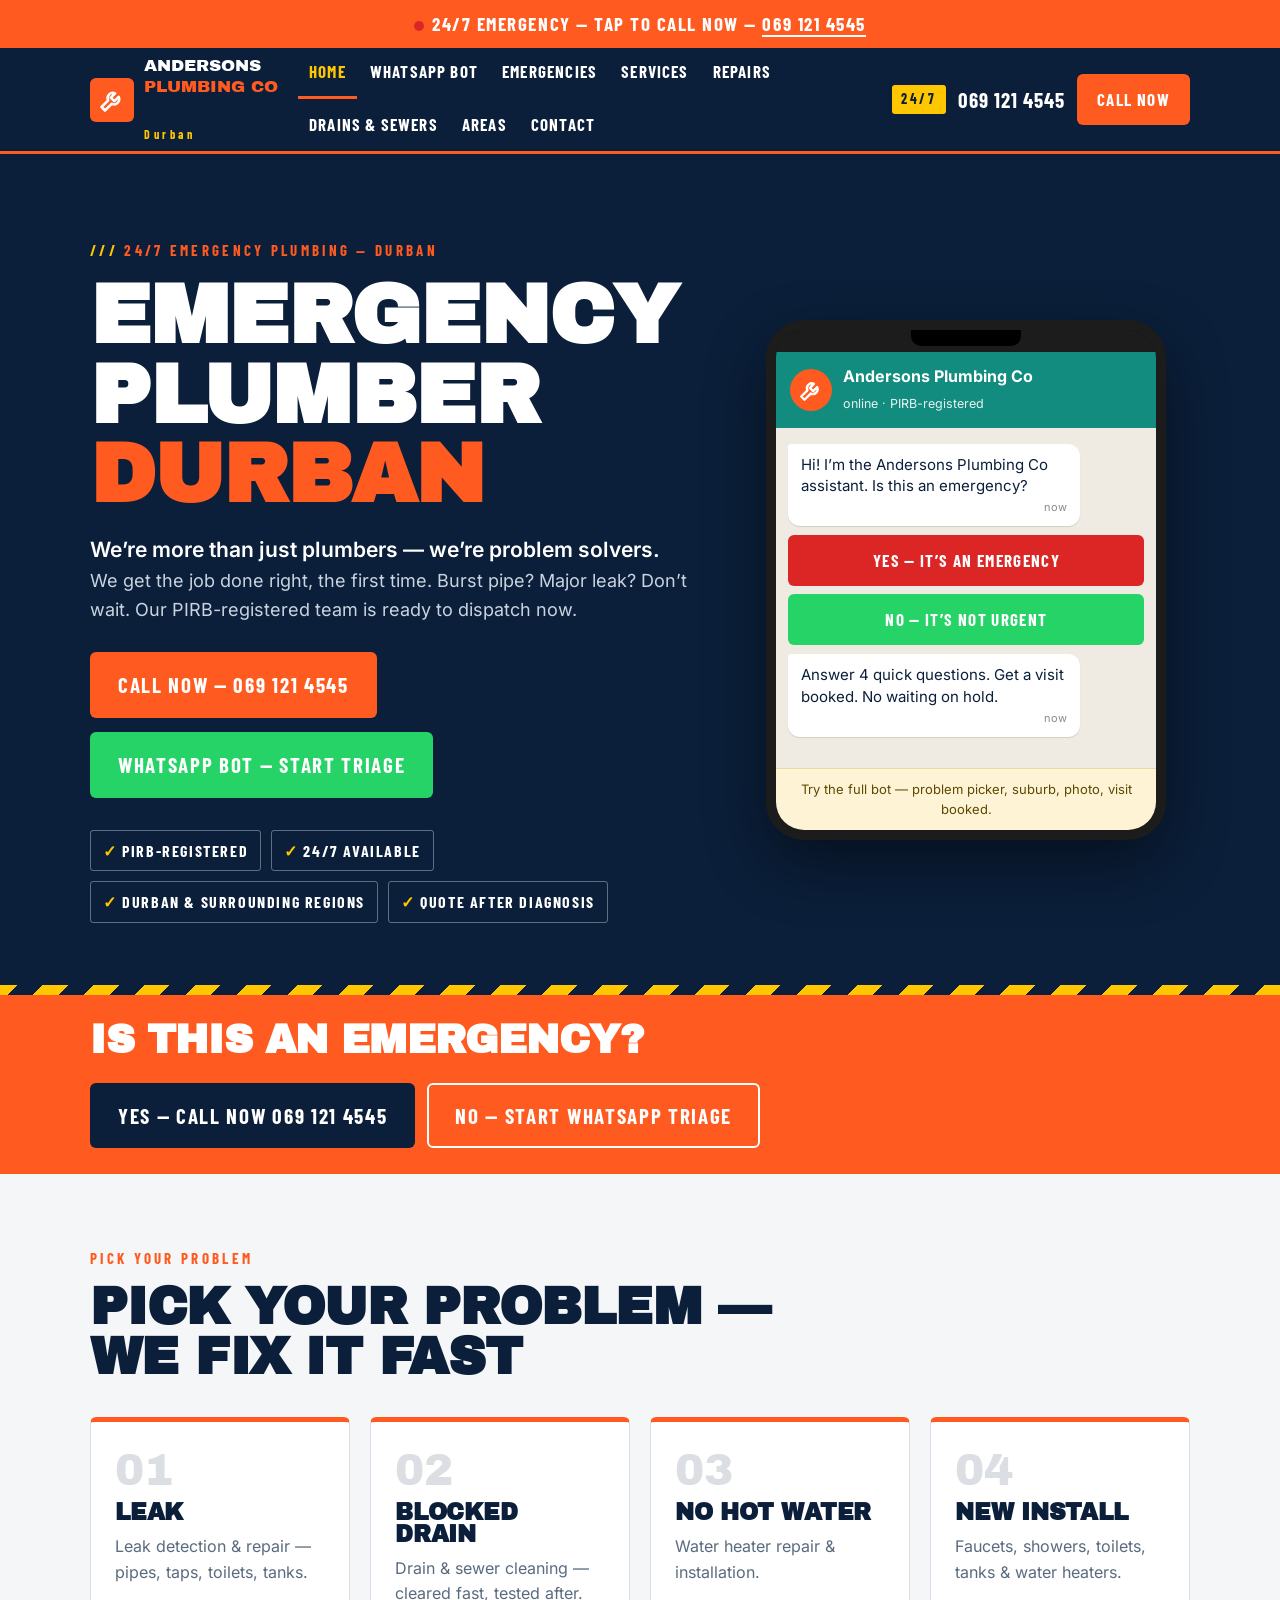
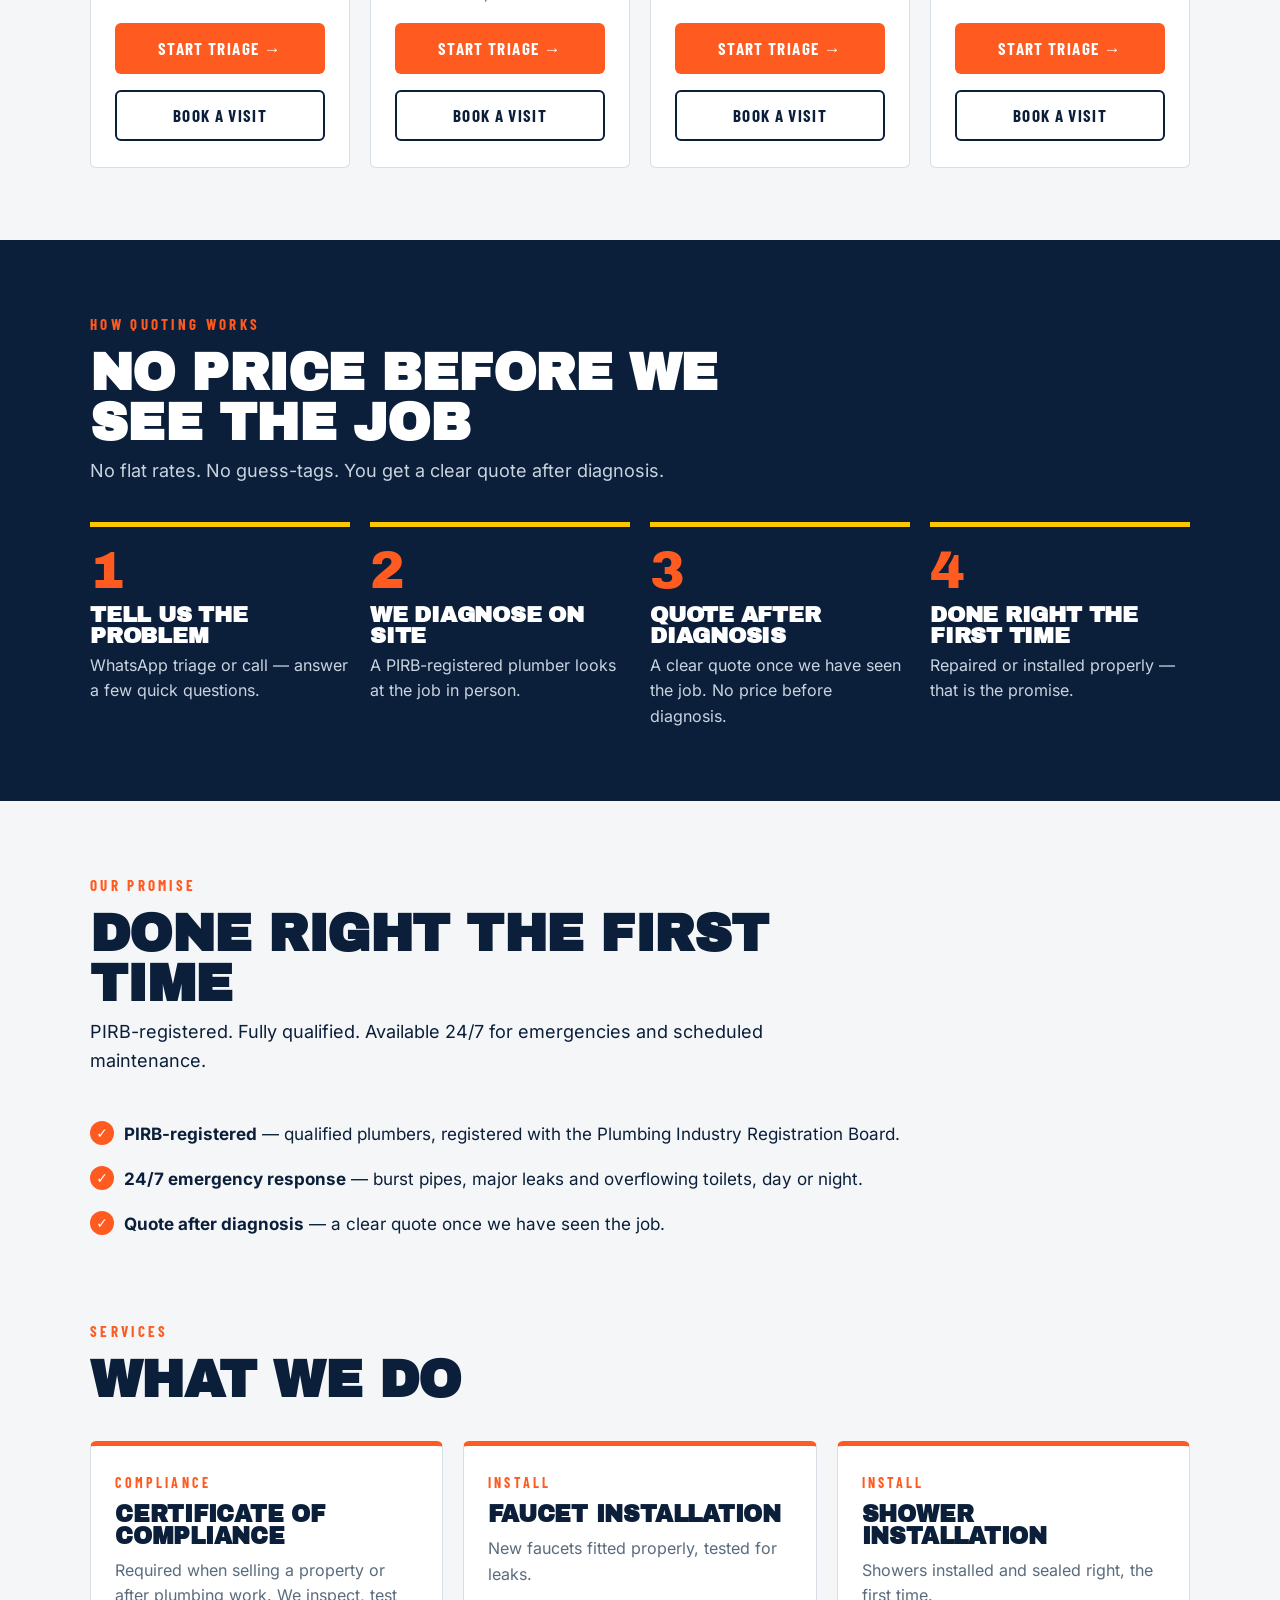
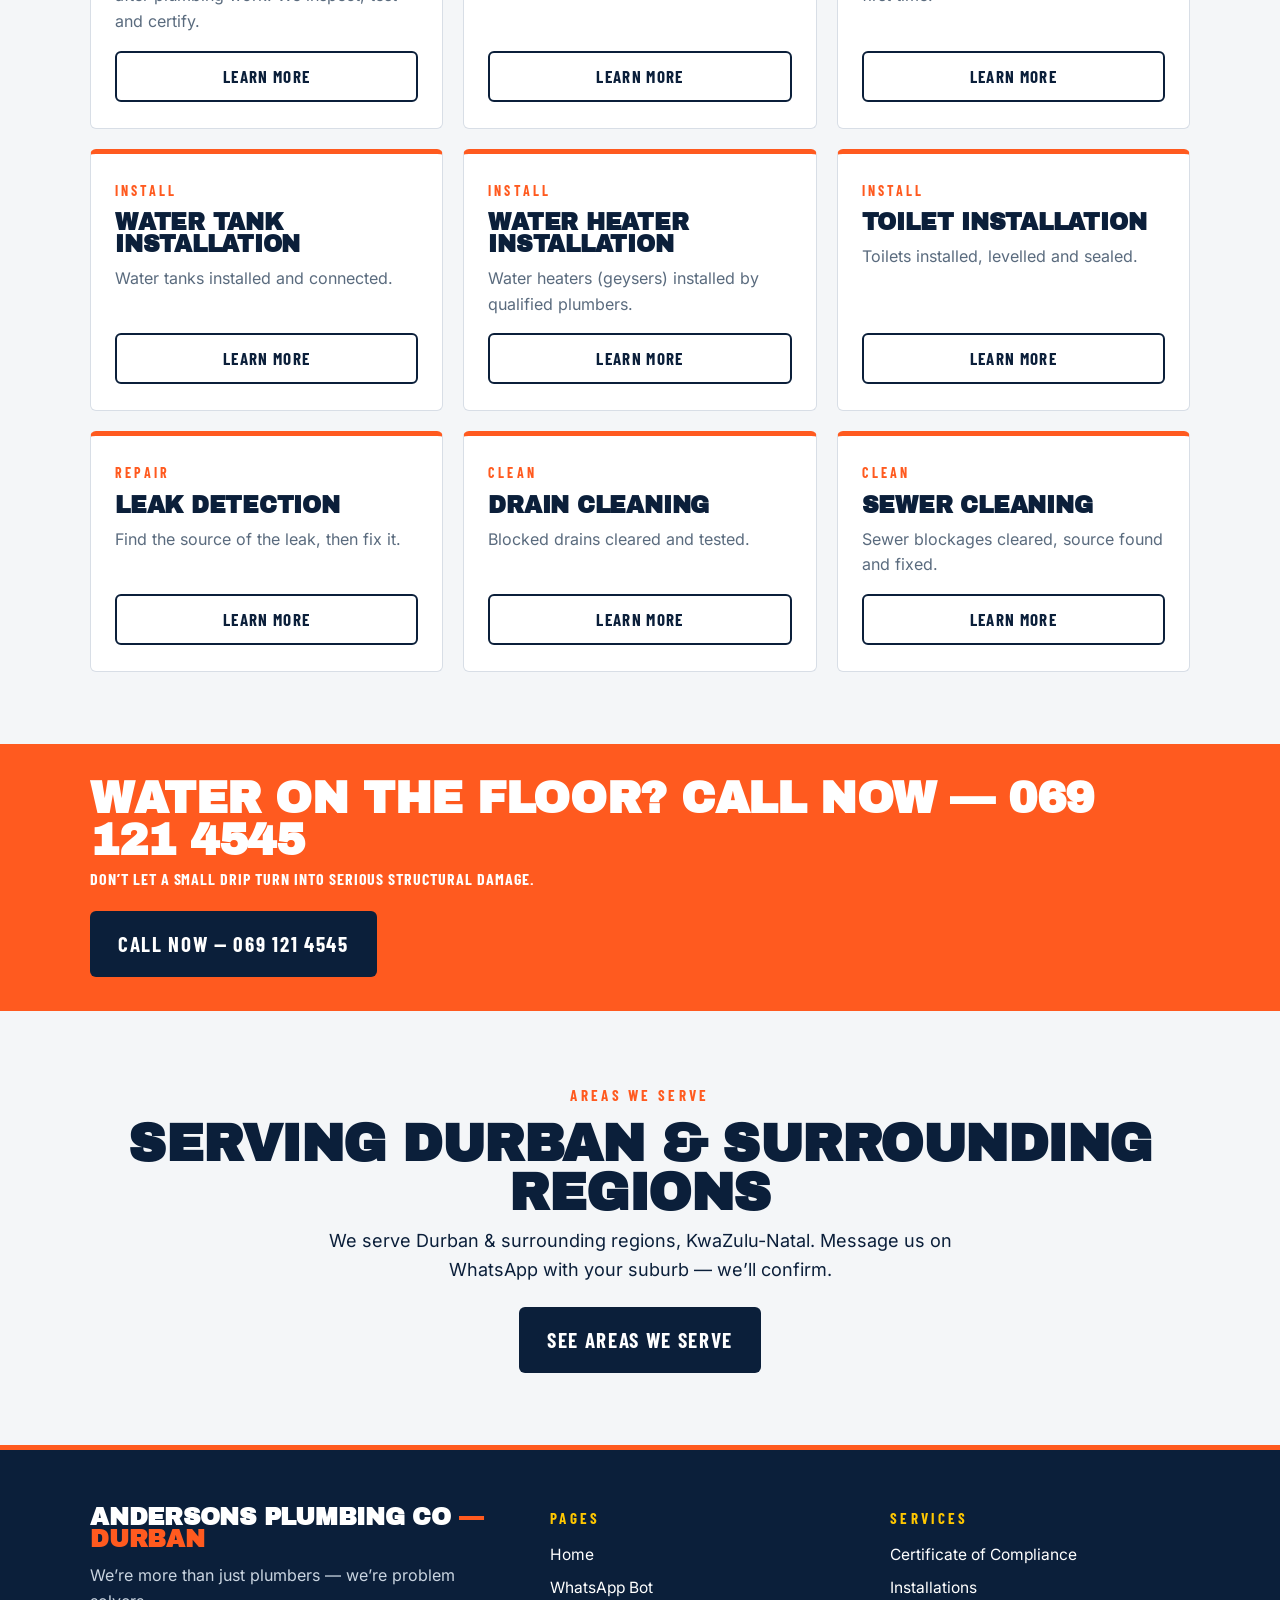
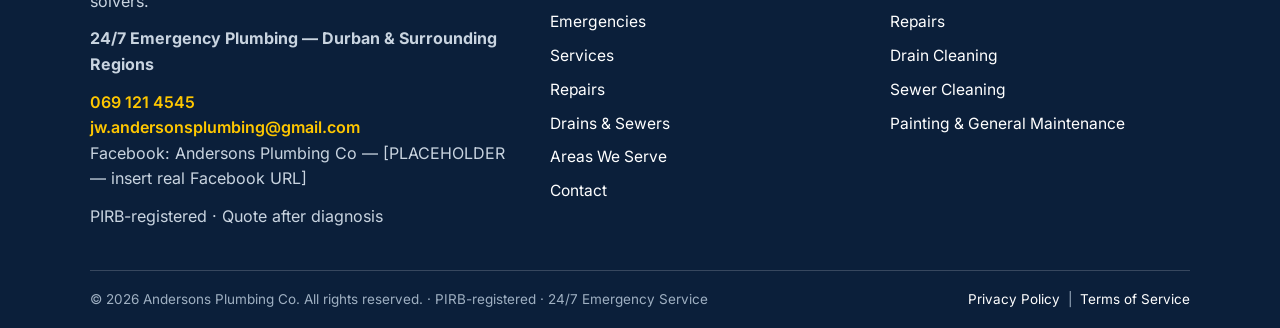
<file: index.html>
<!DOCTYPE html>
<html lang="en">
<head>
<meta charset="UTF-8">
<meta name="viewport" content="width=device-width, initial-scale=1.0">
<title>Emergency Plumber Durban — 24/7 | Andersons Plumbing Co</title>
<meta name="description" content="24/7 emergency plumber in Durban. PIRB-registered. Burst pipes, leaks, blocked drains. Call 069 121 4545 or start WhatsApp triage. Quote after diagnosis.">
<meta property="og:title" content="Emergency Plumber Durban — 24/7 | Andersons Plumbing Co">
<meta property="og:description" content="24/7 emergency plumber in Durban. PIRB-registered. Burst pipes, leaks, blocked drains. Call 069 121 4545 or start WhatsApp triage. Quote after diagnosis.">
<meta property="og:type" content="website">
<link rel="stylesheet" href="assets/css/style.css">
</head>
<body>
<div class="topbar">
<div class="emergency-band"><span class="beacon" aria-hidden="true"></span>24/7 Emergency — Tap to call now — <a href="tel:0691214545">069 121 4545</a></div>
<header class="site-header">
<div class="wrap">
<a class="logo" href="index.html" aria-label="Andersons Plumbing Co — home">
<span class="logo-mark" aria-hidden="true"><svg viewBox="0 0 24 24" fill="none" stroke="#fff" stroke-width="2.2" stroke-linecap="round" stroke-linejoin="round"><path d="M14.7 6.3a4.5 4.5 0 0 0-6 6L3 18l3 3 5.7-5.7a4.5 4.5 0 0 0 6-6L14 13l-3-3 3.7-3.7z"/></svg></span>
<span><span class="logo-name">Andersons<br><span>Plumbing Co</span></span><br><span class="logo-tag">Durban</span></span>
</a>
<button class="nav-toggle" type="button" aria-expanded="false" aria-controls="main-nav">MENU ☰</button>
<nav class="main-nav" id="main-nav" aria-label="Main navigation"><ul><li><a href="index.html" aria-current="page">Home</a></li><li><a href="whatsapp-bot.html">WhatsApp Bot</a></li><li><a href="emergencies.html">Emergencies</a></li><li><a href="services.html">Services</a></li><li><a href="repairs.html">Repairs</a></li><li><a href="drains-sewers.html">Drains & Sewers</a></li><li><a href="areas.html">Areas</a></li><li><a href="contact.html">Contact</a></li></ul></nav>
<div class="header-cta">
<span class="badge-247">24/7</span>
<a class="header-phone" href="tel:0691214545">069 121 4545</a>
<a class="btn btn-orange btn-sm" href="tel:0691214545">Call Now</a>
</div>
</div>
</header>
</div>
<main>

<section class="hero"><div class="wrap hero-grid">
<div>
<p class="eyebrow"><span class="tick">///</span> 24/7 Emergency Plumbing — Durban</p>
<h1>Emergency Plumber <span class="accent">Durban</span></h1>
<p class="lede" style="font-size:21px;color:#fff;font-weight:600">We&rsquo;re more than just plumbers &mdash; we&rsquo;re problem solvers.</p>
<p class="lede">We get the job done right, the first time. Burst pipe? Major leak? Don&rsquo;t wait. Our PIRB-registered team is ready to dispatch now.</p>
<div class="hero-ctas">
<a class="btn btn-orange" href="tel:0691214545">Call Now — 069 121 4545</a>
<a class="btn btn-wa" href="whatsapp-bot.html">WhatsApp Bot — Start Triage</a>
</div>
<div class="trust-row">
<span class="trust-chip"><b>✓</b> PIRB-registered</span>
<span class="trust-chip"><b>✓</b> 24/7 Available</span>
<span class="trust-chip"><b>✓</b> Durban &amp; Surrounding Regions</span>
<span class="trust-chip"><b>✓</b> Quote After Diagnosis</span>
</div>
</div>
<div class="phone-wrap">
<div class="phone" role="img" aria-label="Preview of the WhatsApp triage bot — it asks: is this an emergency?">
<div class="phone-notch"></div>
<div class="wa-header">
<span class="wa-avatar" aria-hidden="true"><svg viewBox="0 0 24 24" fill="none" stroke="#fff" stroke-width="2.2" stroke-linecap="round" stroke-linejoin="round"><path d="M14.7 6.3a4.5 4.5 0 0 0-6 6L3 18l3 3 5.7-5.7a4.5 4.5 0 0 0 6-6L14 13l-3-3 3.7-3.7z"/></svg></span>
<span><span class="wa-name">Andersons Plumbing Co</span><br><span class="wa-status">online &middot; PIRB-registered</span></span>
</div>
<div class="chat" style="min-height:340px">
<div class="bubble bot">Hi! I&rsquo;m the Andersons Plumbing Co assistant. Is this an emergency?<span class="time">now</span></div>
<div class="bot-actions">
<a class="btn btn-red btn-sm btn-block" href="whatsapp-bot.html?emergency=yes">Yes — It&rsquo;s an Emergency</a>
<a class="btn btn-wa btn-sm btn-block" href="whatsapp-bot.html?emergency=no">No — It&rsquo;s Not Urgent</a>
</div>
<div class="bubble bot">Answer 4 quick questions. Get a visit booked. No waiting on hold.<span class="time">now</span></div>
</div>
<div class="bot-note">Try the full bot — problem picker, suburb, photo, visit booked.</div>
</div>
</div>
</div></section>
<section class="hazard-band" style="padding:26px 0"><div class="wrap">
<div><h2 style="font-size:clamp(24px,3.6vw,40px)">Is this an emergency?</h2></div>
<div style="display:flex;gap:12px;flex-wrap:wrap">
<a class="btn btn-navy" href="tel:0691214545">Yes — Call Now 069 121 4545</a>
<a class="btn btn-outline-light" href="whatsapp-bot.html">No — Start WhatsApp Triage</a>
</div>
</div></section>
<section class="on-light"><div class="wrap">
<div class="section-head"><p class="eyebrow">Pick your problem</p><h2>Pick your problem — we fix it fast</h2></div>
<div class="card-grid">
<article class="card reveal"><span class="card-num">01</span><h3>Leak</h3><p>Leak detection &amp; repair &mdash; pipes, taps, toilets, tanks.</p><a class="btn btn-orange btn-sm" href="whatsapp-bot.html">Start Triage &rarr;</a><a class="btn btn-outline btn-sm" href="repairs.html">Book a Visit</a></article>
<article class="card reveal"><span class="card-num">02</span><h3>Blocked Drain</h3><p>Drain &amp; sewer cleaning &mdash; cleared fast, tested after.</p><a class="btn btn-orange btn-sm" href="whatsapp-bot.html">Start Triage &rarr;</a><a class="btn btn-outline btn-sm" href="drains-sewers.html">Book a Visit</a></article>
<article class="card reveal"><span class="card-num">03</span><h3>No Hot Water</h3><p>Water heater repair &amp; installation.</p><a class="btn btn-orange btn-sm" href="whatsapp-bot.html">Start Triage &rarr;</a><a class="btn btn-outline btn-sm" href="services.html">Book a Visit</a></article>
<article class="card reveal"><span class="card-num">04</span><h3>New Install</h3><p>Faucets, showers, toilets, tanks &amp; water heaters.</p><a class="btn btn-orange btn-sm" href="whatsapp-bot.html">Start Triage &rarr;</a><a class="btn btn-outline btn-sm" href="services.html">Book a Visit</a></article>
</div>
</div></section>
<section class="on-navy"><div class="wrap">
<div class="section-head"><p class="eyebrow">How quoting works</p><h2>No price before we see the job</h2><p class="lede">No flat rates. No guess-tags. You get a clear quote after diagnosis.</p></div>
<div class="steps">
<div class="step reveal"><div class="n">1</div><h3>Tell us the problem</h3><p>WhatsApp triage or call &mdash; answer a few quick questions.</p></div>
<div class="step reveal"><div class="n">2</div><h3>We diagnose on site</h3><p>A PIRB-registered plumber looks at the job in person.</p></div>
<div class="step reveal"><div class="n">3</div><h3>Quote after diagnosis</h3><p>A clear quote once we have seen the job. No price before diagnosis.</p></div>
<div class="step reveal"><div class="n">4</div><h3>Done right the first time</h3><p>Repaired or installed properly &mdash; that is the promise.</p></div>
</div>
</div></section>
<section class="on-light"><div class="wrap">
<div class="section-head"><p class="eyebrow">Our promise</p><h2>Done right the first time</h2><p class="lede">PIRB-registered. Fully qualified. Available 24/7 for emergencies and scheduled maintenance.</p></div>
<ul class="check-list">
<li><strong>PIRB-registered</strong> &mdash; qualified plumbers, registered with the Plumbing Industry Registration Board.</li>
<li><strong>24/7 emergency response</strong> &mdash; burst pipes, major leaks and overflowing toilets, day or night.</li>
<li><strong>Quote after diagnosis</strong> &mdash; a clear quote once we have seen the job.</li>
</ul>
</div></section>
<section class="on-light" style="padding-top:0"><div class="wrap">
<div class="section-head"><p class="eyebrow">Services</p><h2>What we do</h2></div>
<div class="card-grid cols-3">
<article class="card reveal"><span class="kicker">Compliance</span><h3>Certificate of Compliance</h3><p>Required when selling a property or after plumbing work. We inspect, test and certify.</p><a class="btn btn-outline btn-sm" href="services.html">Learn More</a></article>
<article class="card reveal"><span class="kicker">Install</span><h3>Faucet Installation</h3><p>New faucets fitted properly, tested for leaks.</p><a class="btn btn-outline btn-sm" href="services.html">Learn More</a></article>
<article class="card reveal"><span class="kicker">Install</span><h3>Shower Installation</h3><p>Showers installed and sealed right, the first time.</p><a class="btn btn-outline btn-sm" href="services.html">Learn More</a></article>
<article class="card reveal"><span class="kicker">Install</span><h3>Water Tank Installation</h3><p>Water tanks installed and connected.</p><a class="btn btn-outline btn-sm" href="services.html">Learn More</a></article>
<article class="card reveal"><span class="kicker">Install</span><h3>Water Heater Installation</h3><p>Water heaters (geysers) installed by qualified plumbers.</p><a class="btn btn-outline btn-sm" href="services.html">Learn More</a></article>
<article class="card reveal"><span class="kicker">Install</span><h3>Toilet Installation</h3><p>Toilets installed, levelled and sealed.</p><a class="btn btn-outline btn-sm" href="services.html">Learn More</a></article>
<article class="card reveal"><span class="kicker">Repair</span><h3>Leak Detection</h3><p>Find the source of the leak, then fix it.</p><a class="btn btn-outline btn-sm" href="repairs.html">Learn More</a></article>
<article class="card reveal"><span class="kicker">Clean</span><h3>Drain Cleaning</h3><p>Blocked drains cleared and tested.</p><a class="btn btn-outline btn-sm" href="drains-sewers.html">Learn More</a></article>
<article class="card reveal"><span class="kicker">Clean</span><h3>Sewer Cleaning</h3><p>Sewer blockages cleared, source found and fixed.</p><a class="btn btn-outline btn-sm" href="drains-sewers.html">Learn More</a></article>
</div>
</div></section>
<section class="hazard-band"><div class="wrap">
<div><h2>Water on the floor? Call now — 069 121 4545</h2><p class="sub" style="color:#fff;margin-top:8px">Don&rsquo;t let a small drip turn into serious structural damage.</p></div>
<a class="btn btn-navy" href="tel:0691214545">Call Now — 069 121 4545</a>
</div></section>
<section class="on-light"><div class="wrap" style="text-align:center">
<p class="eyebrow">Areas we serve</p>
<h2 style="margin:12px 0 10px">Serving Durban &amp; Surrounding Regions</h2>
<p class="lede" style="margin:0 auto">We serve Durban &amp; surrounding regions, KwaZulu-Natal. Message us on WhatsApp with your suburb &mdash; we&rsquo;ll confirm.</p>
<p style="margin-top:22px"><a class="btn btn-navy" href="areas.html">See Areas We Serve</a></p>
</div></section>
</main>
<footer class="site-footer">
<div class="wrap">
<div class="footer-grid">
<div>
<h3>Andersons Plumbing Co <span class="accent">— Durban</span></h3>
<p>We&rsquo;re more than just plumbers &mdash; we&rsquo;re problem solvers.</p>
<p style="margin-top:12px"><strong>24/7 Emergency Plumbing &mdash; Durban &amp; Surrounding Regions</strong></p>
<p class="f-contact" style="margin-top:12px"><a href="tel:0691214545">069 121 4545</a><br><a href="mailto:jw.andersonsplumbing@gmail.com">jw.andersonsplumbing@gmail.com</a><br>Facebook: Andersons Plumbing Co &mdash; [PLACEHOLDER &mdash; insert real Facebook URL]</p>
<p style="margin-top:12px">PIRB-registered &middot; Quote after diagnosis</p>
</div>
<div>
<p class="f-label">Pages</p>
<ul>
<li><a href="index.html">Home</a></li>
<li><a href="whatsapp-bot.html">WhatsApp Bot</a></li>
<li><a href="emergencies.html">Emergencies</a></li>
<li><a href="services.html">Services</a></li>
<li><a href="repairs.html">Repairs</a></li>
<li><a href="drains-sewers.html">Drains &amp; Sewers</a></li>
<li><a href="areas.html">Areas We Serve</a></li>
<li><a href="contact.html">Contact</a></li>
</ul>
</div>
<div>
<p class="f-label">Services</p>
<ul>
<li><a href="services.html">Certificate of Compliance</a></li>
<li><a href="services.html">Installations</a></li>
<li><a href="repairs.html">Repairs</a></li>
<li><a href="drains-sewers.html">Drain Cleaning</a></li>
<li><a href="drains-sewers.html">Sewer Cleaning</a></li>
<li><a href="services.html">Painting &amp; General Maintenance</a></li>
</ul>
</div>
</div>
<div class="footer-bottom">
<span>&copy; <span data-year>2026</span> Andersons Plumbing Co. All rights reserved. &middot; PIRB-registered &middot; 24/7 Emergency Service</span>
<span><a href="privacy.html">Privacy Policy</a> &nbsp;|&nbsp; <a href="terms.html">Terms of Service</a></span>
</div>
</div>
</footer>
<script src="assets/js/main.js"></script>
</body>
</html>
</file>
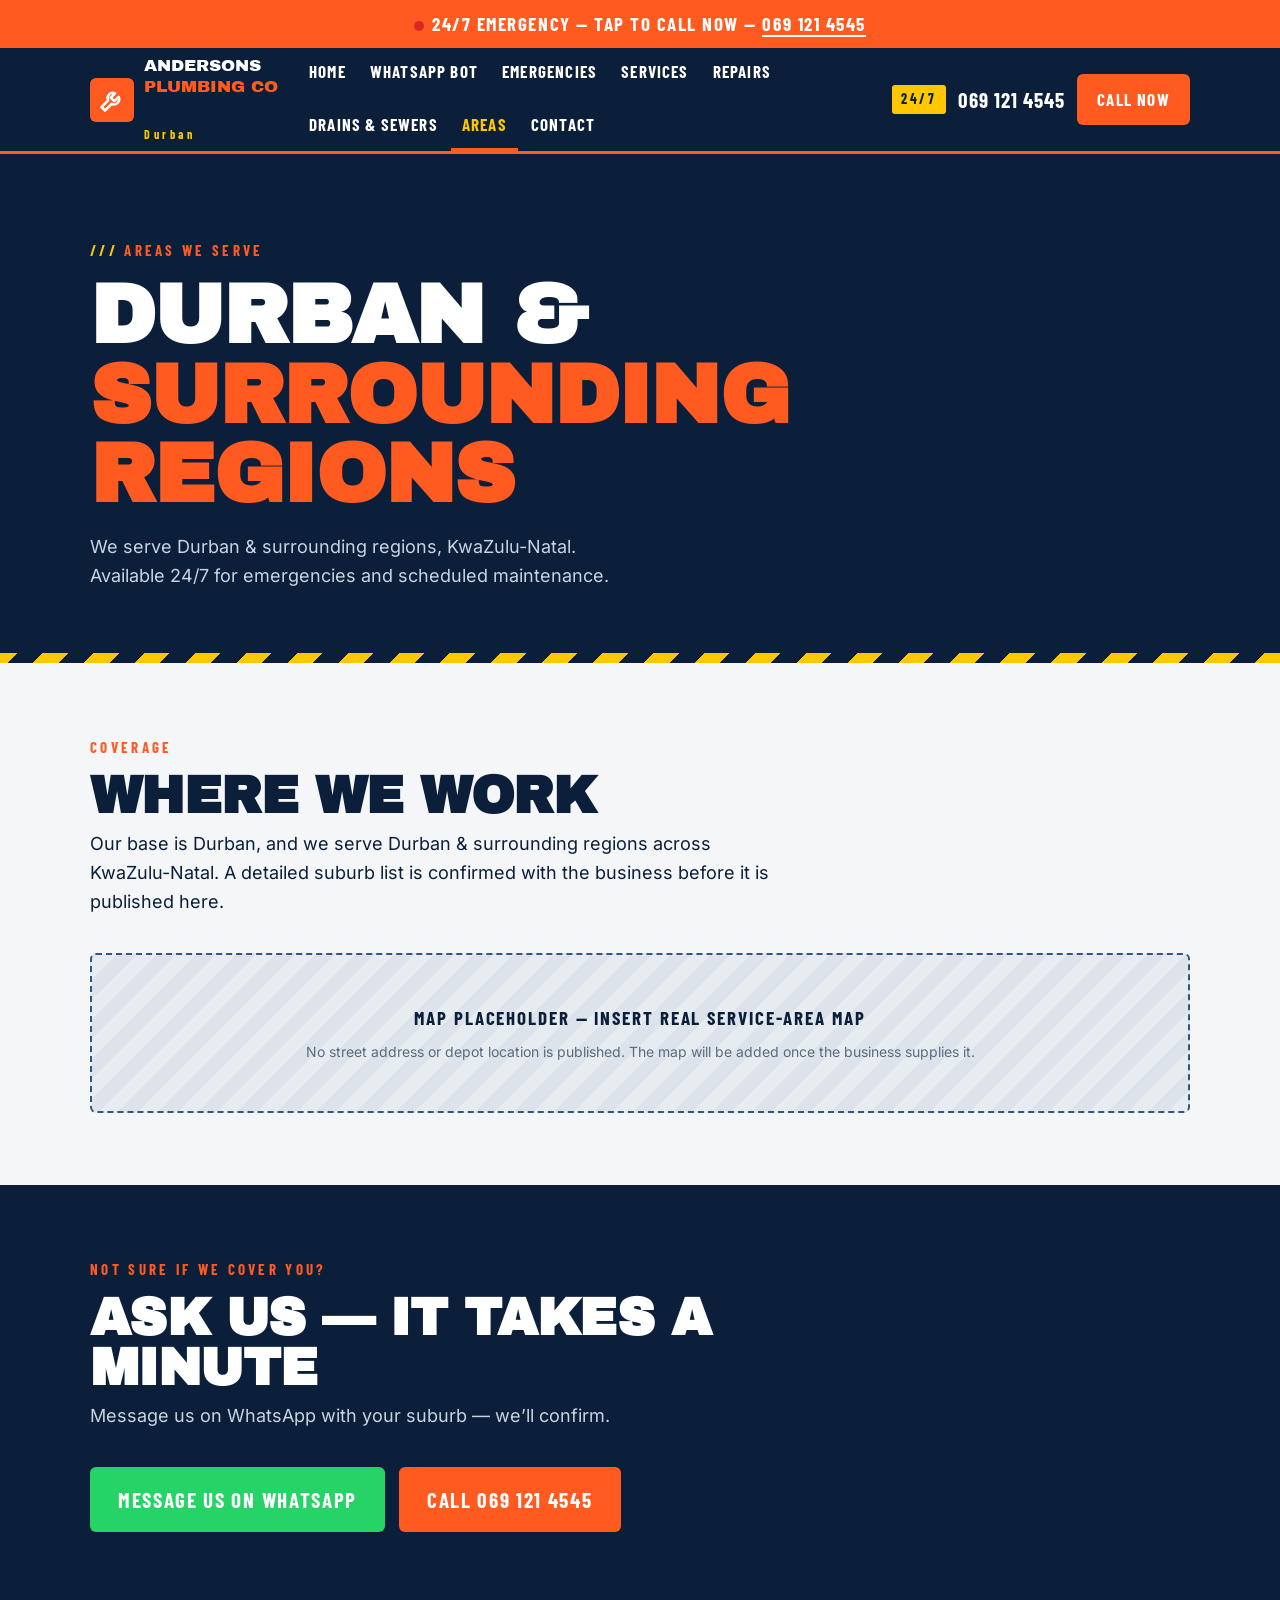
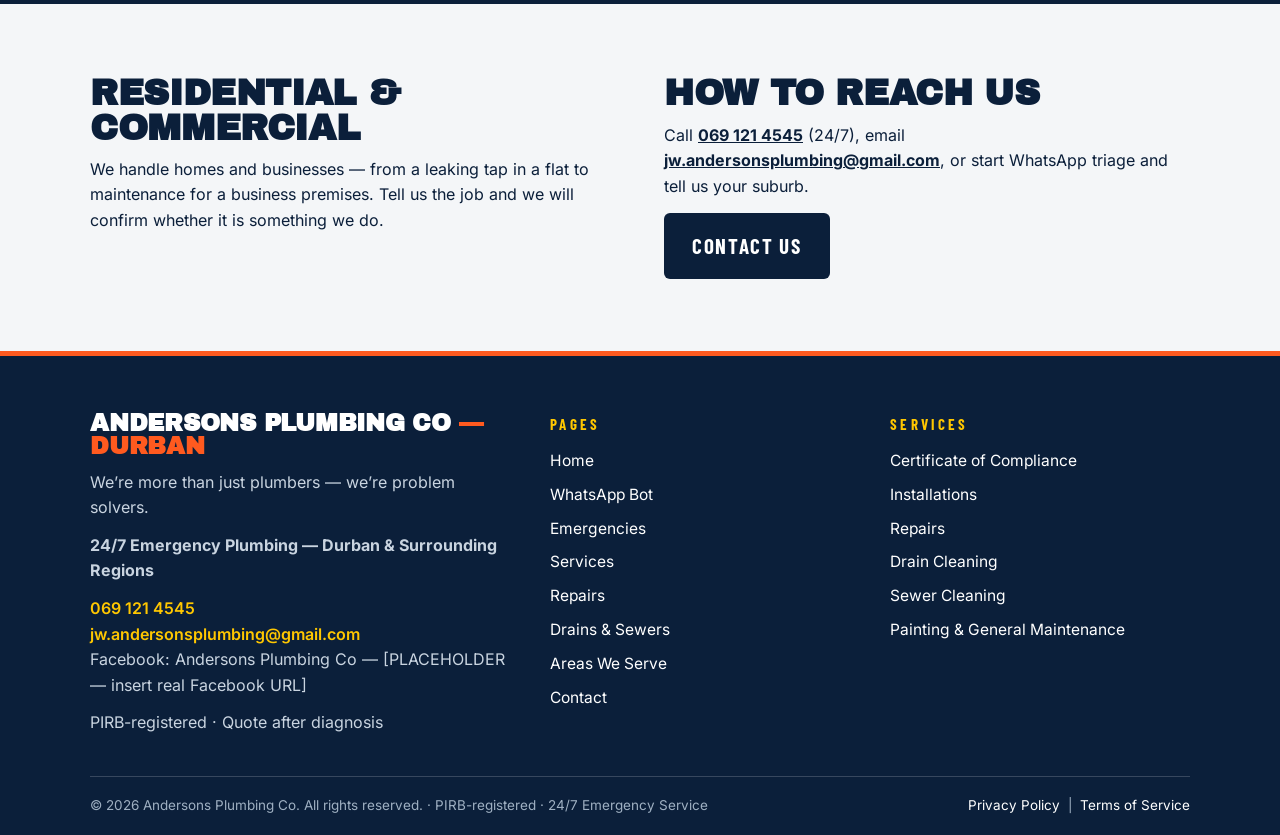
<file: areas.html>
<!DOCTYPE html>
<html lang="en">
<head>
<meta charset="UTF-8">
<meta name="viewport" content="width=device-width, initial-scale=1.0">
<title>Areas We Serve — Durban & Surrounding Regions | Andersons Plumbing Co</title>
<meta name="description" content="Andersons Plumbing Co serves Durban & surrounding regions, KwaZulu-Natal. Message us on WhatsApp with your suburb — we'll confirm.">
<meta property="og:title" content="Areas We Serve — Durban & Surrounding Regions | Andersons Plumbing Co">
<meta property="og:description" content="Andersons Plumbing Co serves Durban & surrounding regions, KwaZulu-Natal. Message us on WhatsApp with your suburb — we'll confirm.">
<meta property="og:type" content="website">
<link rel="stylesheet" href="assets/css/style.css">
</head>
<body>
<div class="topbar">
<div class="emergency-band"><span class="beacon" aria-hidden="true"></span>24/7 Emergency — Tap to call now — <a href="tel:0691214545">069 121 4545</a></div>
<header class="site-header">
<div class="wrap">
<a class="logo" href="index.html" aria-label="Andersons Plumbing Co — home">
<span class="logo-mark" aria-hidden="true"><svg viewBox="0 0 24 24" fill="none" stroke="#fff" stroke-width="2.2" stroke-linecap="round" stroke-linejoin="round"><path d="M14.7 6.3a4.5 4.5 0 0 0-6 6L3 18l3 3 5.7-5.7a4.5 4.5 0 0 0 6-6L14 13l-3-3 3.7-3.7z"/></svg></span>
<span><span class="logo-name">Andersons<br><span>Plumbing Co</span></span><br><span class="logo-tag">Durban</span></span>
</a>
<button class="nav-toggle" type="button" aria-expanded="false" aria-controls="main-nav">MENU ☰</button>
<nav class="main-nav" id="main-nav" aria-label="Main navigation"><ul><li><a href="index.html">Home</a></li><li><a href="whatsapp-bot.html">WhatsApp Bot</a></li><li><a href="emergencies.html">Emergencies</a></li><li><a href="services.html">Services</a></li><li><a href="repairs.html">Repairs</a></li><li><a href="drains-sewers.html">Drains & Sewers</a></li><li><a href="areas.html" aria-current="page">Areas</a></li><li><a href="contact.html">Contact</a></li></ul></nav>
<div class="header-cta">
<span class="badge-247">24/7</span>
<a class="header-phone" href="tel:0691214545">069 121 4545</a>
<a class="btn btn-orange btn-sm" href="tel:0691214545">Call Now</a>
</div>
</div>
</header>
</div>
<main>

<section class="hero"><div class="wrap">
<p class="eyebrow"><span class="tick">///</span> Areas We Serve</p>
<h1>Durban &amp; <span class="accent">surrounding regions</span></h1>
<p class="lede">We serve Durban &amp; surrounding regions, KwaZulu-Natal.</p>
<p class="lede">Available 24/7 for emergencies and scheduled maintenance.</p>
</div></section>
<section class="on-light"><div class="wrap">
<div class="section-head"><p class="eyebrow">Coverage</p><h2>Where we work</h2><p class="lede">Our base is Durban, and we serve Durban &amp; surrounding regions across KwaZulu-Natal. A detailed suburb list is confirmed with the business before it is published here.</p></div>
<div class="placeholder-box">Map placeholder — insert real service-area map<span>No street address or depot location is published. The map will be added once the business supplies it.</span></div>
</div></section>
<section class="on-navy"><div class="wrap">
<div class="section-head"><p class="eyebrow">Not sure if we cover you?</p><h2>Ask us — it takes a minute</h2><p class="lede">Message us on WhatsApp with your suburb &mdash; we&rsquo;ll confirm.</p></div>
<div class="hero-ctas">
<a class="btn btn-wa" href="whatsapp-bot.html">Message Us on WhatsApp</a>
<a class="btn btn-orange" href="tel:0691214545">Call 069 121 4545</a>
</div>
</div></section>
<section class="on-light"><div class="wrap">
<div class="two-col">
<div>
<h2 style="font-size:clamp(24px,3vw,36px)">Residential &amp; commercial</h2>
<p style="margin-top:12px">We handle homes and businesses &mdash; from a leaking tap in a flat to maintenance for a business premises. Tell us the job and we will confirm whether it is something we do.</p>
</div>
<div>
<h2 style="font-size:clamp(24px,3vw,36px)">How to reach us</h2>
<p style="margin-top:12px">Call <a href="tel:0691214545"><strong>069 121 4545</strong></a> (24/7), email <a href="mailto:jw.andersonsplumbing@gmail.com"><strong>jw.andersonsplumbing@gmail.com</strong></a>, or start WhatsApp triage and tell us your suburb.</p>
<p style="margin-top:14px"><a class="btn btn-navy" href="contact.html">Contact Us</a></p>
</div>
</div>
</div></section>
</main>
<footer class="site-footer">
<div class="wrap">
<div class="footer-grid">
<div>
<h3>Andersons Plumbing Co <span class="accent">— Durban</span></h3>
<p>We&rsquo;re more than just plumbers &mdash; we&rsquo;re problem solvers.</p>
<p style="margin-top:12px"><strong>24/7 Emergency Plumbing &mdash; Durban &amp; Surrounding Regions</strong></p>
<p class="f-contact" style="margin-top:12px"><a href="tel:0691214545">069 121 4545</a><br><a href="mailto:jw.andersonsplumbing@gmail.com">jw.andersonsplumbing@gmail.com</a><br>Facebook: Andersons Plumbing Co &mdash; [PLACEHOLDER &mdash; insert real Facebook URL]</p>
<p style="margin-top:12px">PIRB-registered &middot; Quote after diagnosis</p>
</div>
<div>
<p class="f-label">Pages</p>
<ul>
<li><a href="index.html">Home</a></li>
<li><a href="whatsapp-bot.html">WhatsApp Bot</a></li>
<li><a href="emergencies.html">Emergencies</a></li>
<li><a href="services.html">Services</a></li>
<li><a href="repairs.html">Repairs</a></li>
<li><a href="drains-sewers.html">Drains &amp; Sewers</a></li>
<li><a href="areas.html">Areas We Serve</a></li>
<li><a href="contact.html">Contact</a></li>
</ul>
</div>
<div>
<p class="f-label">Services</p>
<ul>
<li><a href="services.html">Certificate of Compliance</a></li>
<li><a href="services.html">Installations</a></li>
<li><a href="repairs.html">Repairs</a></li>
<li><a href="drains-sewers.html">Drain Cleaning</a></li>
<li><a href="drains-sewers.html">Sewer Cleaning</a></li>
<li><a href="services.html">Painting &amp; General Maintenance</a></li>
</ul>
</div>
</div>
<div class="footer-bottom">
<span>&copy; <span data-year>2026</span> Andersons Plumbing Co. All rights reserved. &middot; PIRB-registered &middot; 24/7 Emergency Service</span>
<span><a href="privacy.html">Privacy Policy</a> &nbsp;|&nbsp; <a href="terms.html">Terms of Service</a></span>
</div>
</div>
</footer>
<script src="assets/js/main.js"></script>
</body>
</html>
</file>
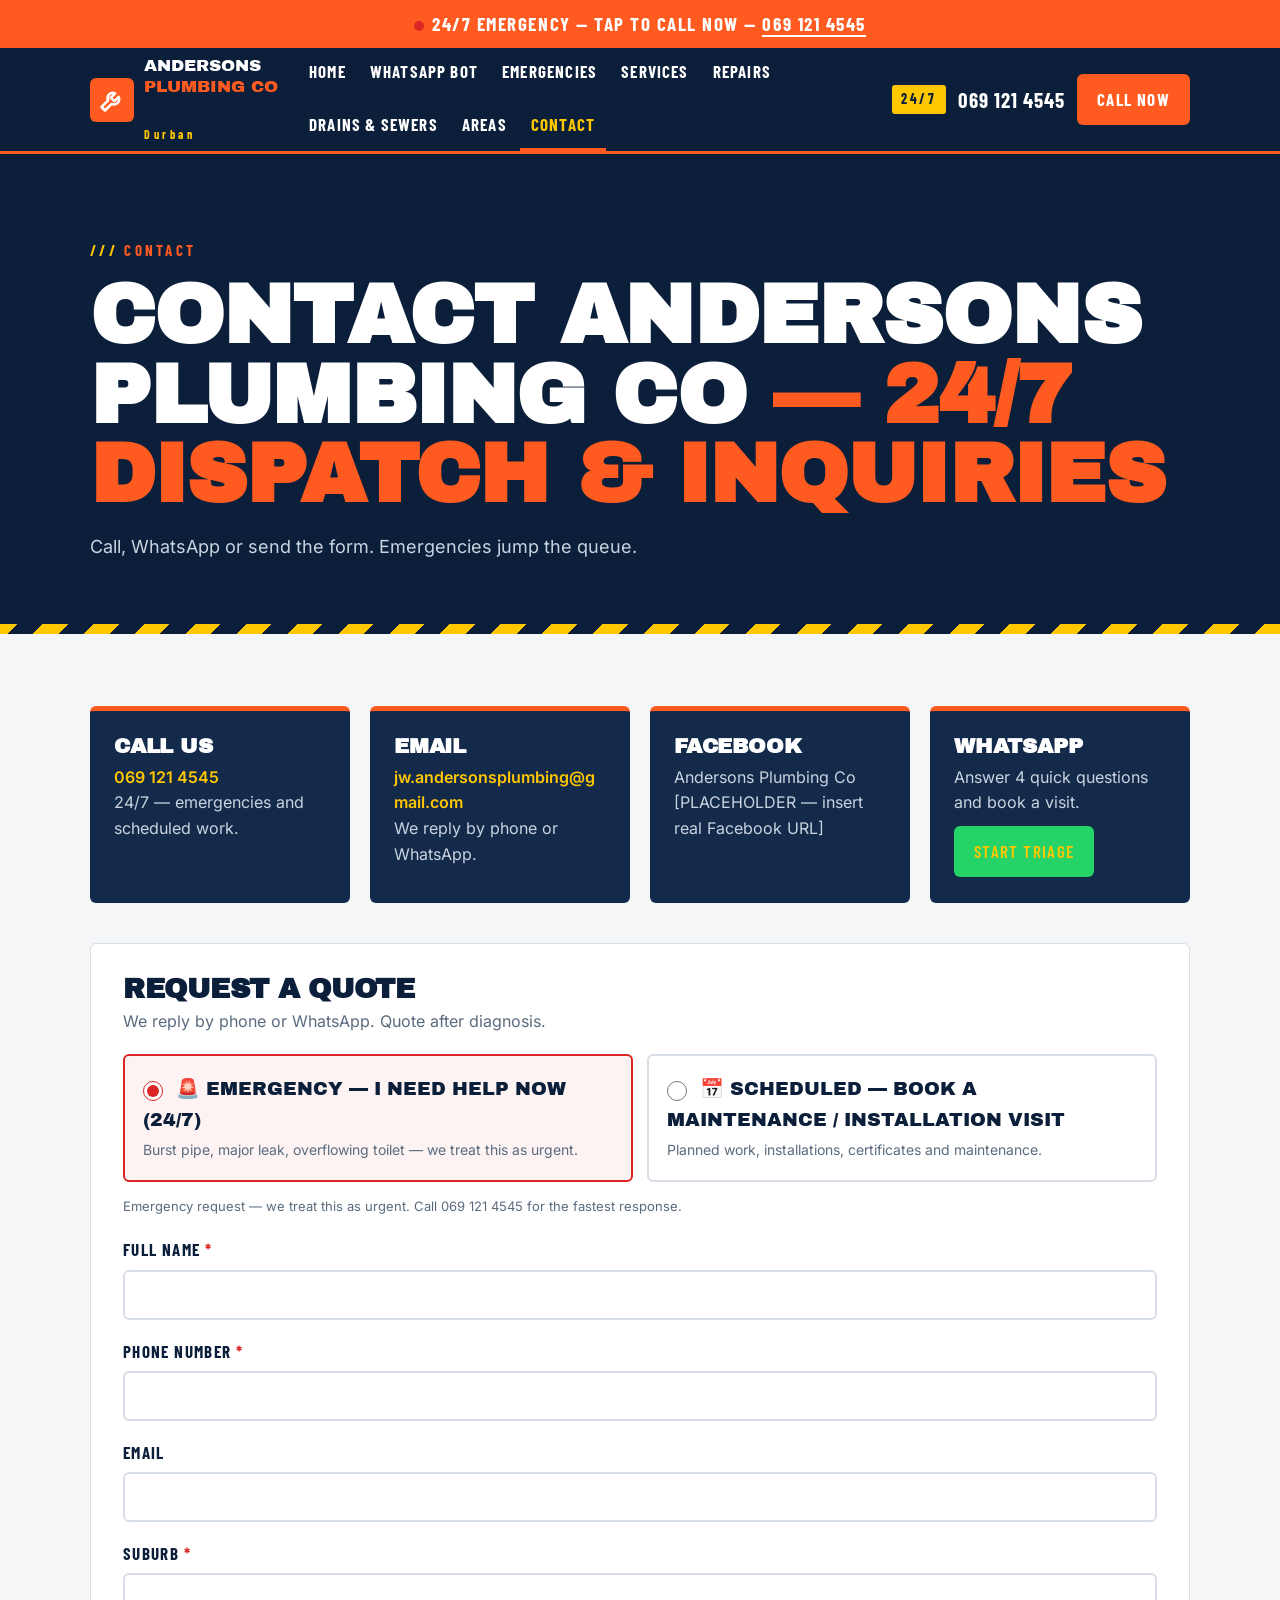
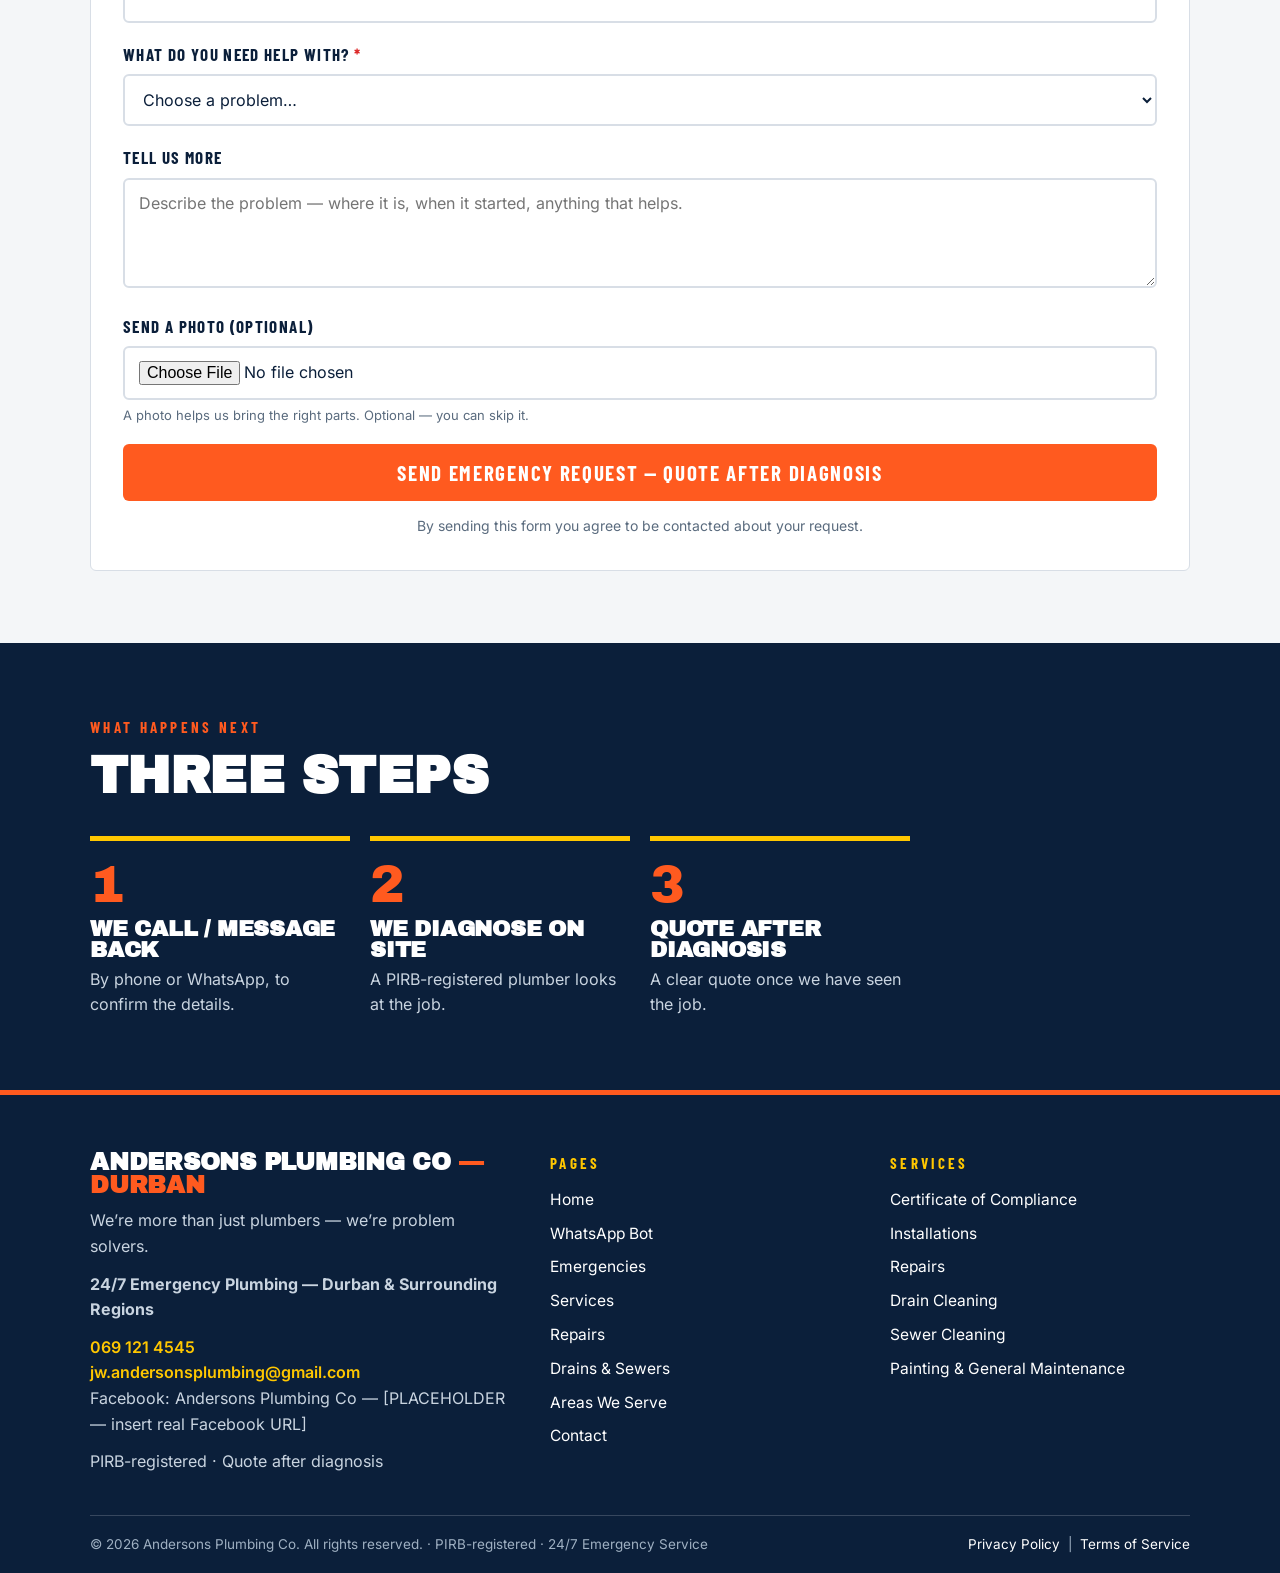
<file: contact.html>
<!DOCTYPE html>
<html lang="en">
<head>
<meta charset="UTF-8">
<meta name="viewport" content="width=device-width, initial-scale=1.0">
<title>Contact & 24/7 Dispatch | Andersons Plumbing Co</title>
<meta name="description" content="Contact Andersons Plumbing Co in Durban: call 069 121 4545, email jw.andersonsplumbing@gmail.com, or send the quote form. Emergencies jump the queue. Quote after diagnosis.">
<meta property="og:title" content="Contact & 24/7 Dispatch | Andersons Plumbing Co">
<meta property="og:description" content="Contact Andersons Plumbing Co in Durban: call 069 121 4545, email jw.andersonsplumbing@gmail.com, or send the quote form. Emergencies jump the queue. Quote after diagnosis.">
<meta property="og:type" content="website">
<link rel="stylesheet" href="assets/css/style.css">
</head>
<body>
<div class="topbar">
<div class="emergency-band"><span class="beacon" aria-hidden="true"></span>24/7 Emergency — Tap to call now — <a href="tel:0691214545">069 121 4545</a></div>
<header class="site-header">
<div class="wrap">
<a class="logo" href="index.html" aria-label="Andersons Plumbing Co — home">
<span class="logo-mark" aria-hidden="true"><svg viewBox="0 0 24 24" fill="none" stroke="#fff" stroke-width="2.2" stroke-linecap="round" stroke-linejoin="round"><path d="M14.7 6.3a4.5 4.5 0 0 0-6 6L3 18l3 3 5.7-5.7a4.5 4.5 0 0 0 6-6L14 13l-3-3 3.7-3.7z"/></svg></span>
<span><span class="logo-name">Andersons<br><span>Plumbing Co</span></span><br><span class="logo-tag">Durban</span></span>
</a>
<button class="nav-toggle" type="button" aria-expanded="false" aria-controls="main-nav">MENU ☰</button>
<nav class="main-nav" id="main-nav" aria-label="Main navigation"><ul><li><a href="index.html">Home</a></li><li><a href="whatsapp-bot.html">WhatsApp Bot</a></li><li><a href="emergencies.html">Emergencies</a></li><li><a href="services.html">Services</a></li><li><a href="repairs.html">Repairs</a></li><li><a href="drains-sewers.html">Drains & Sewers</a></li><li><a href="areas.html">Areas</a></li><li><a href="contact.html" aria-current="page">Contact</a></li></ul></nav>
<div class="header-cta">
<span class="badge-247">24/7</span>
<a class="header-phone" href="tel:0691214545">069 121 4545</a>
<a class="btn btn-orange btn-sm" href="tel:0691214545">Call Now</a>
</div>
</div>
</header>
</div>
<main>

<section class="hero"><div class="wrap">
<p class="eyebrow"><span class="tick">///</span> Contact</p>
<h1>Contact Andersons Plumbing Co <span class="accent">— 24/7 dispatch &amp; inquiries</span></h1>
<p class="lede">Call, WhatsApp or send the form. Emergencies jump the queue.</p>
</div></section>
<section class="on-light"><div class="wrap">
<div class="contact-grid" style="margin-bottom:40px">
<div class="contact-card reveal"><h3>Call Us</h3><p><a href="tel:0691214545">069 121 4545</a><br>24/7 — emergencies and scheduled work.</p></div>
<div class="contact-card reveal"><h3>Email</h3><p><a href="mailto:jw.andersonsplumbing@gmail.com">jw.andersonsplumbing@gmail.com</a><br>We reply by phone or WhatsApp.</p></div>
<div class="contact-card reveal"><h3>Facebook</h3><p>Andersons Plumbing Co<br>[PLACEHOLDER &mdash; insert real Facebook URL]</p></div>
<div class="contact-card reveal"><h3>WhatsApp</h3><p>Answer 4 quick questions and book a visit.</p><p style="margin-top:10px"><a class="btn btn-wa btn-sm" href="whatsapp-bot.html">Start Triage</a></p></div>
</div>
<div class="form-card reveal">
<h3>Request a quote</h3>
<p class="muted" style="margin-bottom:20px">We reply by phone or WhatsApp. Quote after diagnosis.</p>
<form id="quote-form" novalidate>
<div class="radio-split" role="radiogroup" aria-label="Request type">
<label class="radio-card selected-emergency" for="rt-emergency">
<input type="radio" id="rt-emergency" name="request-type" value="emergency" checked>
<span class="rc-title">&#128680; Emergency — I need help now (24/7)</span>
<span class="rc-sub" style="display:block">Burst pipe, major leak, overflowing toilet &mdash; we treat this as urgent.</span>
</label>
<label class="radio-card" for="rt-scheduled">
<input type="radio" id="rt-scheduled" name="request-type" value="scheduled">
<span class="rc-title">&#128197; Scheduled — Book a maintenance / installation visit</span>
<span class="rc-sub" style="display:block">Planned work, installations, certificates and maintenance.</span>
</label>
</div>
<p class="small muted" id="priority-note" style="margin:-8px 0 20px" aria-live="polite"></p>
<div class="field"><label for="f-name">Full name <span class="req">*</span></label><input type="text" id="f-name" name="name" autocomplete="name" required></div>
<div class="field"><label for="f-phone">Phone number <span class="req">*</span></label><input type="tel" id="f-phone" name="phone" autocomplete="tel" required></div>
<div class="field"><label for="f-email">Email</label><input type="email" id="f-email" name="email" autocomplete="email"></div>
<div class="field"><label for="f-suburb">Suburb <span class="req">*</span></label><input type="text" id="f-suburb" name="suburb" autocomplete="address-level-2" required></div>
<div class="field"><label for="f-problem">What do you need help with? <span class="req">*</span></label>
<select id="f-problem" name="problem" required><option value="" selected>Choose a problem…</option><option value="Burst pipe">Burst pipe</option><option value="Major leak">Major leak</option><option value="Overflowing toilet">Overflowing toilet</option><option value="Blocked drain">Blocked drain</option><option value="No hot water">No hot water</option><option value="Leaking tap">Leaking tap</option><option value="Toilet repair">Toilet repair</option><option value="Shower repair">Shower repair</option><option value="New installation">New installation</option><option value="Certificate of Compliance">Certificate of Compliance</option><option value="Painting & general maintenance">Painting & general maintenance</option><option value="Other">Other</option></select></div>
<div class="field"><label for="f-message">Tell us more</label><textarea id="f-message" name="message" rows="4" placeholder="Describe the problem — where it is, when it started, anything that helps."></textarea></div>
<div class="field"><label for="f-photo">Send a photo (optional)</label><input type="file" id="f-photo" name="photo" accept="image/*"><p class="hint">A photo helps us bring the right parts. Optional &mdash; you can skip it.</p></div>
<button type="submit" class="btn btn-orange btn-block">Send Request — Quote After Diagnosis</button>
<p class="form-note">By sending this form you agree to be contacted about your request.</p>
</form>
<div class="form-success" id="form-success" hidden>
<h3>Request received</h3>
<p id="form-success-text">Thank you. We will call or message you back. Quote after diagnosis.</p>
<p style="margin-top:14px">Need help right now? <a href="tel:0691214545"><strong>Call 069 121 4545</strong></a> &mdash; 24/7.</p>
</div>
</div>
</div></section>
<section class="on-navy"><div class="wrap">
<div class="section-head"><p class="eyebrow">What happens next</p><h2>Three steps</h2></div>
<div class="steps">
<div class="step reveal"><div class="n">1</div><h3>We call / message back</h3><p>By phone or WhatsApp, to confirm the details.</p></div>
<div class="step reveal"><div class="n">2</div><h3>We diagnose on site</h3><p>A PIRB-registered plumber looks at the job.</p></div>
<div class="step reveal"><div class="n">3</div><h3>Quote after diagnosis</h3><p>A clear quote once we have seen the job.</p></div>
</div>
</div></section>
</main>
<footer class="site-footer">
<div class="wrap">
<div class="footer-grid">
<div>
<h3>Andersons Plumbing Co <span class="accent">— Durban</span></h3>
<p>We&rsquo;re more than just plumbers &mdash; we&rsquo;re problem solvers.</p>
<p style="margin-top:12px"><strong>24/7 Emergency Plumbing &mdash; Durban &amp; Surrounding Regions</strong></p>
<p class="f-contact" style="margin-top:12px"><a href="tel:0691214545">069 121 4545</a><br><a href="mailto:jw.andersonsplumbing@gmail.com">jw.andersonsplumbing@gmail.com</a><br>Facebook: Andersons Plumbing Co &mdash; [PLACEHOLDER &mdash; insert real Facebook URL]</p>
<p style="margin-top:12px">PIRB-registered &middot; Quote after diagnosis</p>
</div>
<div>
<p class="f-label">Pages</p>
<ul>
<li><a href="index.html">Home</a></li>
<li><a href="whatsapp-bot.html">WhatsApp Bot</a></li>
<li><a href="emergencies.html">Emergencies</a></li>
<li><a href="services.html">Services</a></li>
<li><a href="repairs.html">Repairs</a></li>
<li><a href="drains-sewers.html">Drains &amp; Sewers</a></li>
<li><a href="areas.html">Areas We Serve</a></li>
<li><a href="contact.html">Contact</a></li>
</ul>
</div>
<div>
<p class="f-label">Services</p>
<ul>
<li><a href="services.html">Certificate of Compliance</a></li>
<li><a href="services.html">Installations</a></li>
<li><a href="repairs.html">Repairs</a></li>
<li><a href="drains-sewers.html">Drain Cleaning</a></li>
<li><a href="drains-sewers.html">Sewer Cleaning</a></li>
<li><a href="services.html">Painting &amp; General Maintenance</a></li>
</ul>
</div>
</div>
<div class="footer-bottom">
<span>&copy; <span data-year>2026</span> Andersons Plumbing Co. All rights reserved. &middot; PIRB-registered &middot; 24/7 Emergency Service</span>
<span><a href="privacy.html">Privacy Policy</a> &nbsp;|&nbsp; <a href="terms.html">Terms of Service</a></span>
</div>
</div>
</footer>
<script src="assets/js/main.js"></script>
</body>
</html>
</file>
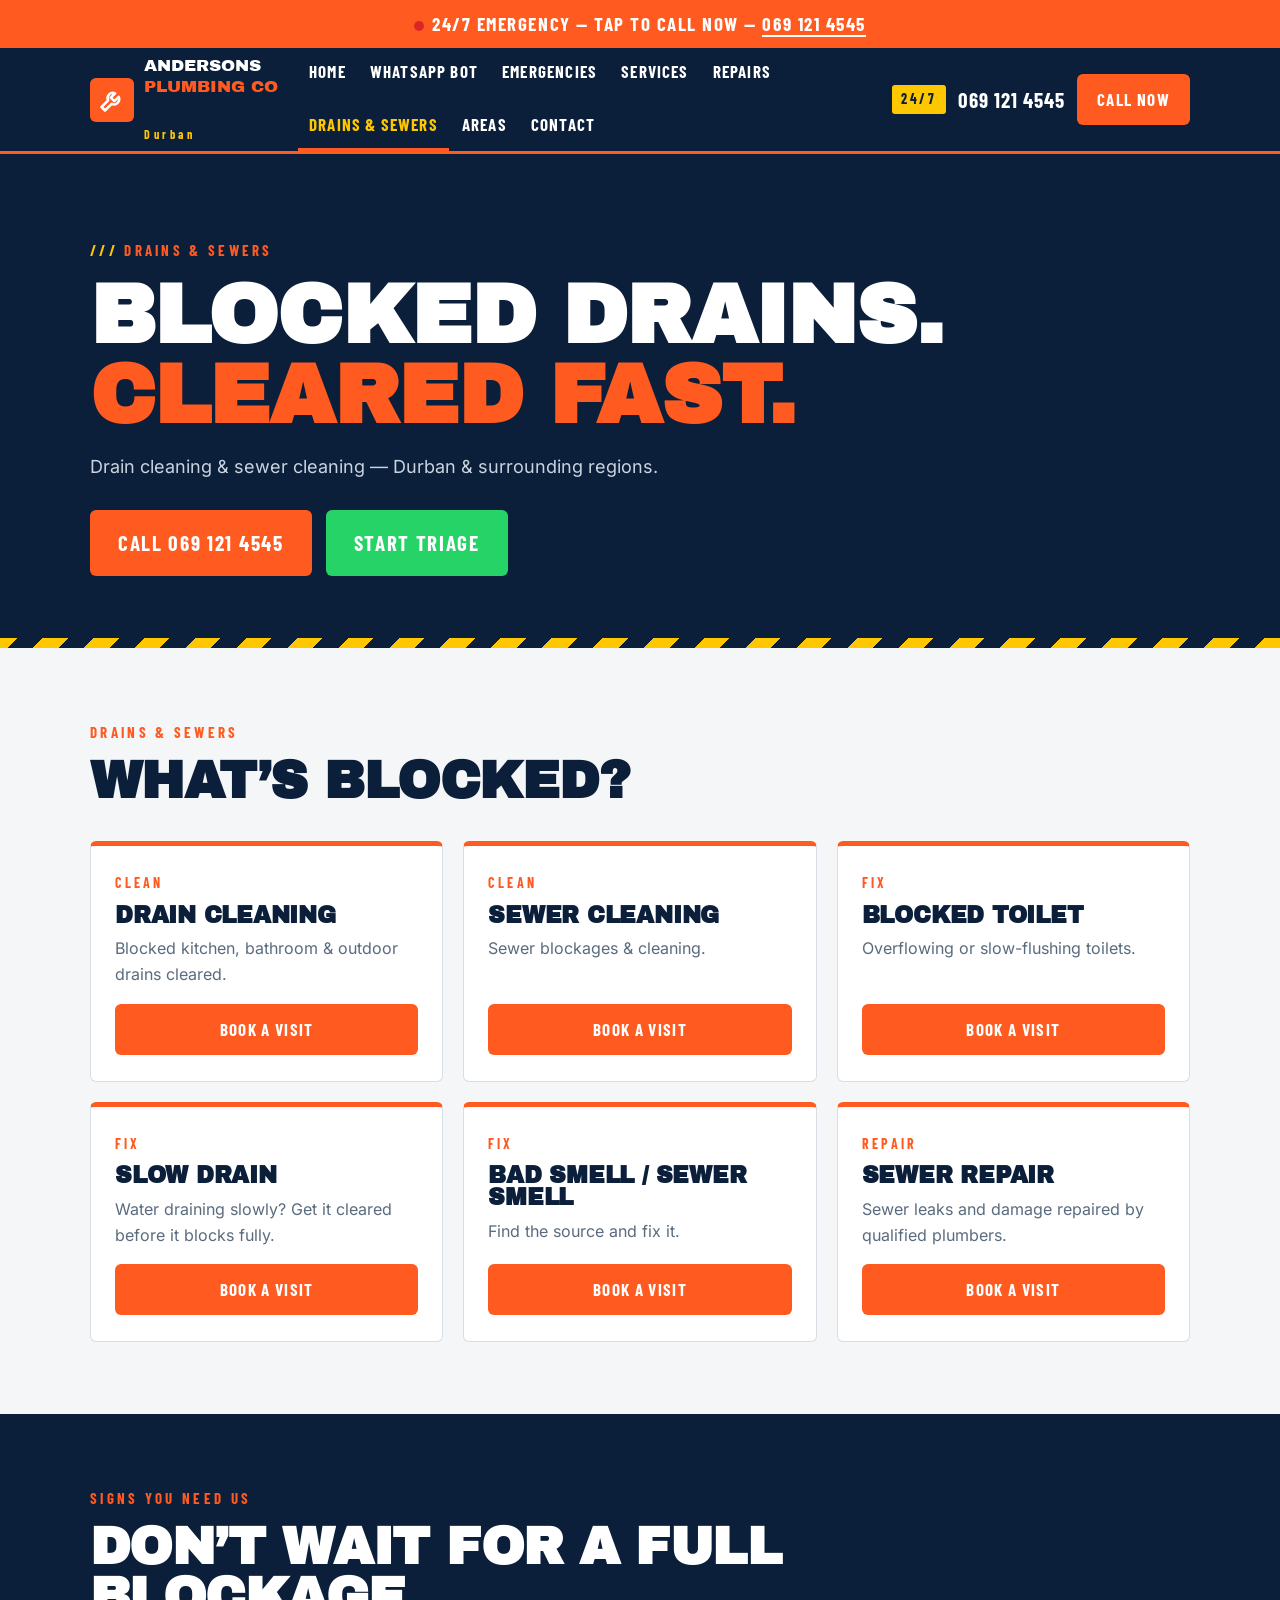
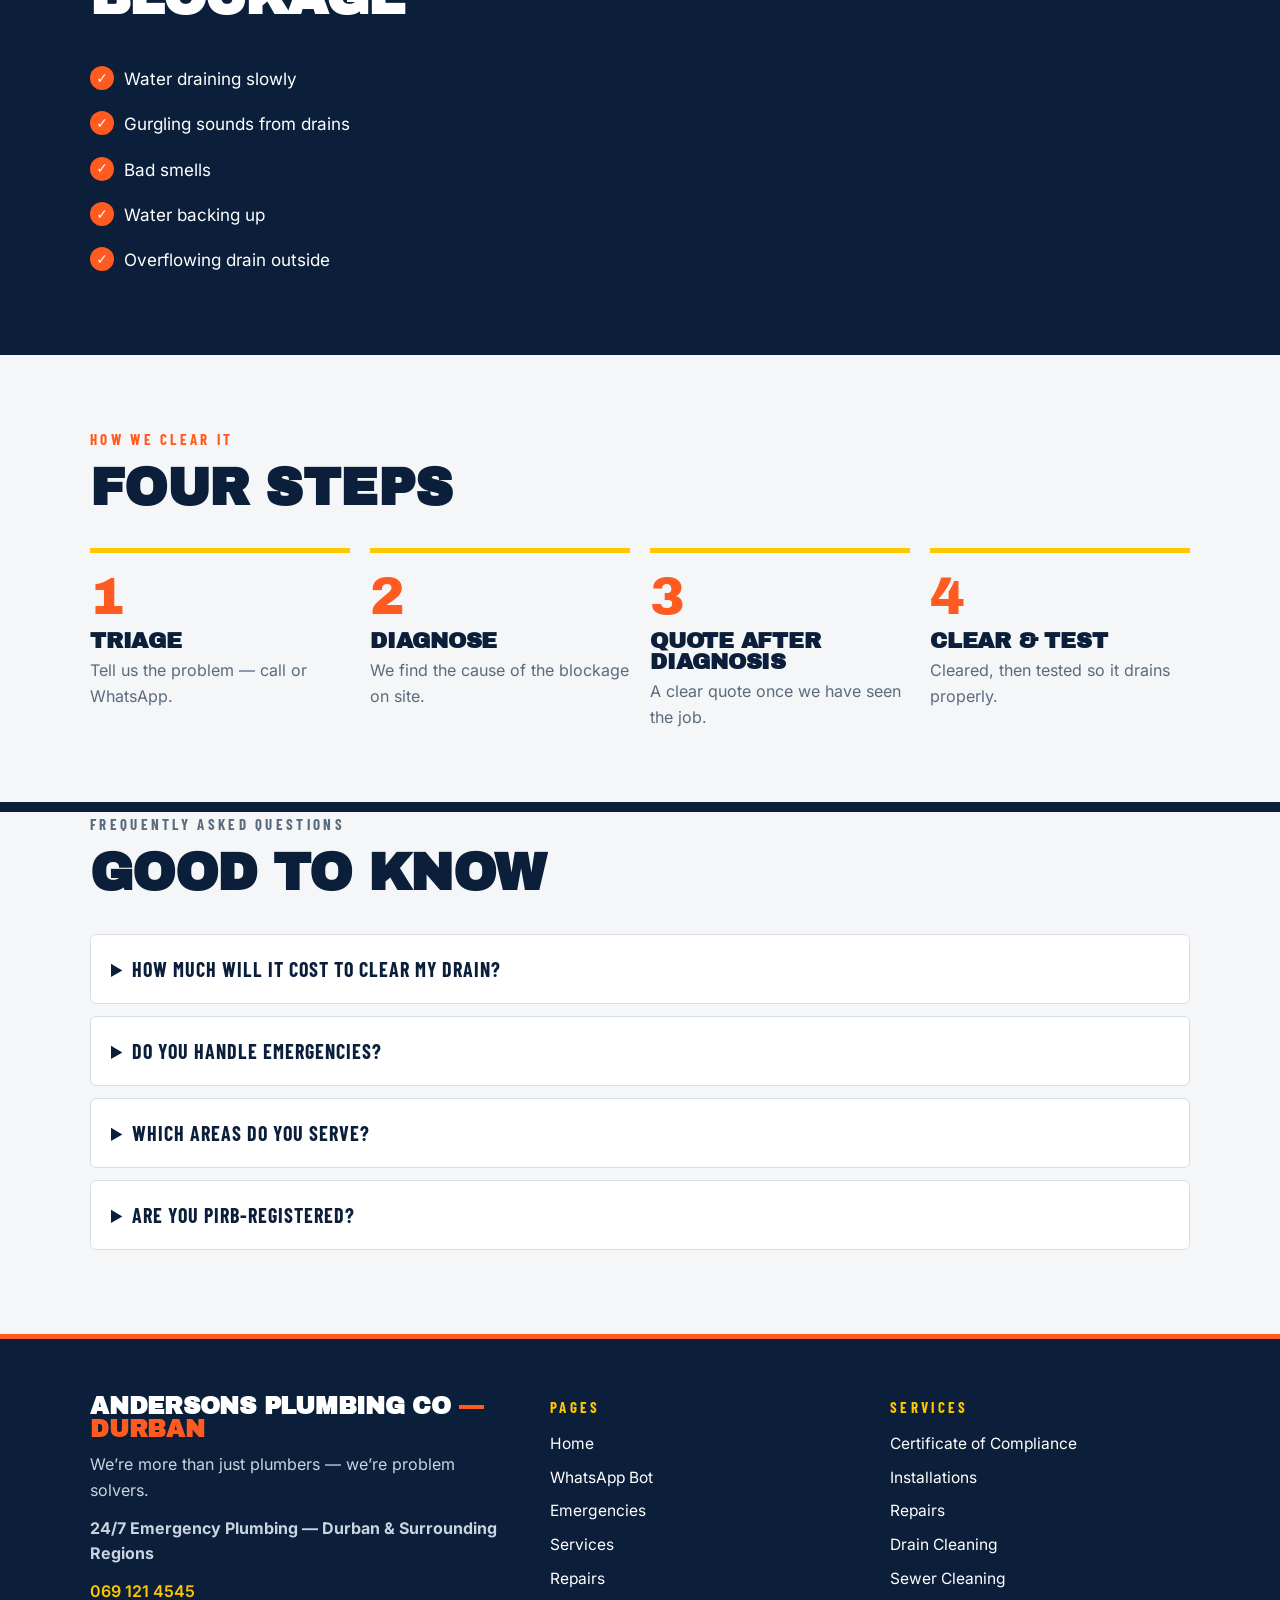
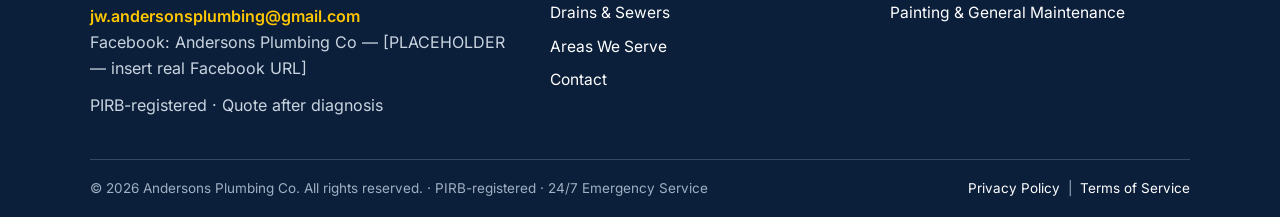
<file: drains-sewers.html>
<!DOCTYPE html>
<html lang="en">
<head>
<meta charset="UTF-8">
<meta name="viewport" content="width=device-width, initial-scale=1.0">
<title>Drains & Sewers — Blocked Drains Cleared | Andersons Plumbing Co</title>
<meta name="description" content="Blocked drains and sewer cleaning in Durban: drain cleaning, sewer cleaning, blocked toilets, slow drains and bad smells. Quote after diagnosis.">
<meta property="og:title" content="Drains & Sewers — Blocked Drains Cleared | Andersons Plumbing Co">
<meta property="og:description" content="Blocked drains and sewer cleaning in Durban: drain cleaning, sewer cleaning, blocked toilets, slow drains and bad smells. Quote after diagnosis.">
<meta property="og:type" content="website">
<link rel="stylesheet" href="assets/css/style.css">
</head>
<body>
<div class="topbar">
<div class="emergency-band"><span class="beacon" aria-hidden="true"></span>24/7 Emergency — Tap to call now — <a href="tel:0691214545">069 121 4545</a></div>
<header class="site-header">
<div class="wrap">
<a class="logo" href="index.html" aria-label="Andersons Plumbing Co — home">
<span class="logo-mark" aria-hidden="true"><svg viewBox="0 0 24 24" fill="none" stroke="#fff" stroke-width="2.2" stroke-linecap="round" stroke-linejoin="round"><path d="M14.7 6.3a4.5 4.5 0 0 0-6 6L3 18l3 3 5.7-5.7a4.5 4.5 0 0 0 6-6L14 13l-3-3 3.7-3.7z"/></svg></span>
<span><span class="logo-name">Andersons<br><span>Plumbing Co</span></span><br><span class="logo-tag">Durban</span></span>
</a>
<button class="nav-toggle" type="button" aria-expanded="false" aria-controls="main-nav">MENU ☰</button>
<nav class="main-nav" id="main-nav" aria-label="Main navigation"><ul><li><a href="index.html">Home</a></li><li><a href="whatsapp-bot.html">WhatsApp Bot</a></li><li><a href="emergencies.html">Emergencies</a></li><li><a href="services.html">Services</a></li><li><a href="repairs.html">Repairs</a></li><li><a href="drains-sewers.html" aria-current="page">Drains & Sewers</a></li><li><a href="areas.html">Areas</a></li><li><a href="contact.html">Contact</a></li></ul></nav>
<div class="header-cta">
<span class="badge-247">24/7</span>
<a class="header-phone" href="tel:0691214545">069 121 4545</a>
<a class="btn btn-orange btn-sm" href="tel:0691214545">Call Now</a>
</div>
</div>
</header>
</div>
<main>

<section class="hero"><div class="wrap">
<p class="eyebrow"><span class="tick">///</span> Drains &amp; Sewers</p>
<h1>Blocked drains. <span class="accent">Cleared fast.</span></h1>
<p class="lede">Drain cleaning &amp; sewer cleaning &mdash; Durban &amp; surrounding regions.</p>
<div class="hero-ctas">
<a class="btn btn-orange" href="tel:0691214545">Call 069 121 4545</a>
<a class="btn btn-wa" href="whatsapp-bot.html">Start Triage</a>
</div>
</div></section>
<section class="on-light"><div class="wrap">
<div class="section-head"><p class="eyebrow">Drains &amp; sewers</p><h2>What&rsquo;s blocked?</h2></div>
<div class="card-grid cols-3">
<article class="card reveal"><span class="kicker">Clean</span><h3>Drain Cleaning</h3><p>Blocked kitchen, bathroom &amp; outdoor drains cleared.</p><a class="btn btn-orange btn-sm" href="contact.html">Book a Visit</a></article>
<article class="card reveal"><span class="kicker">Clean</span><h3>Sewer Cleaning</h3><p>Sewer blockages &amp; cleaning.</p><a class="btn btn-orange btn-sm" href="contact.html">Book a Visit</a></article>
<article class="card reveal"><span class="kicker">Fix</span><h3>Blocked Toilet</h3><p>Overflowing or slow-flushing toilets.</p><a class="btn btn-orange btn-sm" href="contact.html">Book a Visit</a></article>
<article class="card reveal"><span class="kicker">Fix</span><h3>Slow Drain</h3><p>Water draining slowly? Get it cleared before it blocks fully.</p><a class="btn btn-orange btn-sm" href="contact.html">Book a Visit</a></article>
<article class="card reveal"><span class="kicker">Fix</span><h3>Bad Smell / Sewer Smell</h3><p>Find the source and fix it.</p><a class="btn btn-orange btn-sm" href="contact.html">Book a Visit</a></article>
<article class="card reveal"><span class="kicker">Repair</span><h3>Sewer Repair</h3><p>Sewer leaks and damage repaired by qualified plumbers.</p><a class="btn btn-orange btn-sm" href="contact.html">Book a Visit</a></article>
</div>
</div></section>
<section class="on-navy"><div class="wrap">
<div class="section-head"><p class="eyebrow">Signs you need us</p><h2>Don&rsquo;t wait for a full blockage</h2></div>
<ul class="check-list">
<li>Water draining slowly</li>
<li>Gurgling sounds from drains</li>
<li>Bad smells</li>
<li>Water backing up</li>
<li>Overflowing drain outside</li>
</ul>
</div></section>
<section class="on-light"><div class="wrap">
<div class="section-head"><p class="eyebrow">How we clear it</p><h2>Four steps</h2></div>
<div class="steps">
<div class="step reveal"><div class="n">1</div><h3>Triage</h3><p>Tell us the problem &mdash; call or WhatsApp.</p></div>
<div class="step reveal"><div class="n">2</div><h3>Diagnose</h3><p>We find the cause of the blockage on site.</p></div>
<div class="step reveal"><div class="n">3</div><h3>Quote after diagnosis</h3><p>A clear quote once we have seen the job.</p></div>
<div class="step reveal"><div class="n">4</div><h3>Clear &amp; test</h3><p>Cleared, then tested so it drains properly.</p></div>
</div>
</div></section>
<section class="on-light faq" style="padding-top:0"><div class="wrap">
<div class="section-head"><p class="eyebrow">Frequently asked questions</p><h2>Good to know</h2></div>
<details class="reveal"><summary>How much will it cost to clear my drain?</summary><p>We quote after diagnosis &mdash; no price before we see the job. Tell us the problem, we diagnose on site, then you get a clear quote.</p></details>
<details class="reveal"><summary>Do you handle emergencies?</summary><p>Yes &mdash; we are available 24/7 for emergencies. Call 069 121 4545 or start WhatsApp triage and tell us it&rsquo;s an emergency.</p></details>
<details class="reveal"><summary>Which areas do you serve?</summary><p>Durban &amp; surrounding regions, KwaZulu-Natal. Message us on WhatsApp with your suburb &mdash; we&rsquo;ll confirm.</p></details>
<details class="reveal"><summary>Are you PIRB-registered?</summary><p>Yes &mdash; our plumbers are PIRB-registered and fully qualified.</p></details>
</div></section>
</main>
<footer class="site-footer">
<div class="wrap">
<div class="footer-grid">
<div>
<h3>Andersons Plumbing Co <span class="accent">— Durban</span></h3>
<p>We&rsquo;re more than just plumbers &mdash; we&rsquo;re problem solvers.</p>
<p style="margin-top:12px"><strong>24/7 Emergency Plumbing &mdash; Durban &amp; Surrounding Regions</strong></p>
<p class="f-contact" style="margin-top:12px"><a href="tel:0691214545">069 121 4545</a><br><a href="mailto:jw.andersonsplumbing@gmail.com">jw.andersonsplumbing@gmail.com</a><br>Facebook: Andersons Plumbing Co &mdash; [PLACEHOLDER &mdash; insert real Facebook URL]</p>
<p style="margin-top:12px">PIRB-registered &middot; Quote after diagnosis</p>
</div>
<div>
<p class="f-label">Pages</p>
<ul>
<li><a href="index.html">Home</a></li>
<li><a href="whatsapp-bot.html">WhatsApp Bot</a></li>
<li><a href="emergencies.html">Emergencies</a></li>
<li><a href="services.html">Services</a></li>
<li><a href="repairs.html">Repairs</a></li>
<li><a href="drains-sewers.html">Drains &amp; Sewers</a></li>
<li><a href="areas.html">Areas We Serve</a></li>
<li><a href="contact.html">Contact</a></li>
</ul>
</div>
<div>
<p class="f-label">Services</p>
<ul>
<li><a href="services.html">Certificate of Compliance</a></li>
<li><a href="services.html">Installations</a></li>
<li><a href="repairs.html">Repairs</a></li>
<li><a href="drains-sewers.html">Drain Cleaning</a></li>
<li><a href="drains-sewers.html">Sewer Cleaning</a></li>
<li><a href="services.html">Painting &amp; General Maintenance</a></li>
</ul>
</div>
</div>
<div class="footer-bottom">
<span>&copy; <span data-year>2026</span> Andersons Plumbing Co. All rights reserved. &middot; PIRB-registered &middot; 24/7 Emergency Service</span>
<span><a href="privacy.html">Privacy Policy</a> &nbsp;|&nbsp; <a href="terms.html">Terms of Service</a></span>
</div>
</div>
</footer>
<script src="assets/js/main.js"></script>
</body>
</html>
</file>
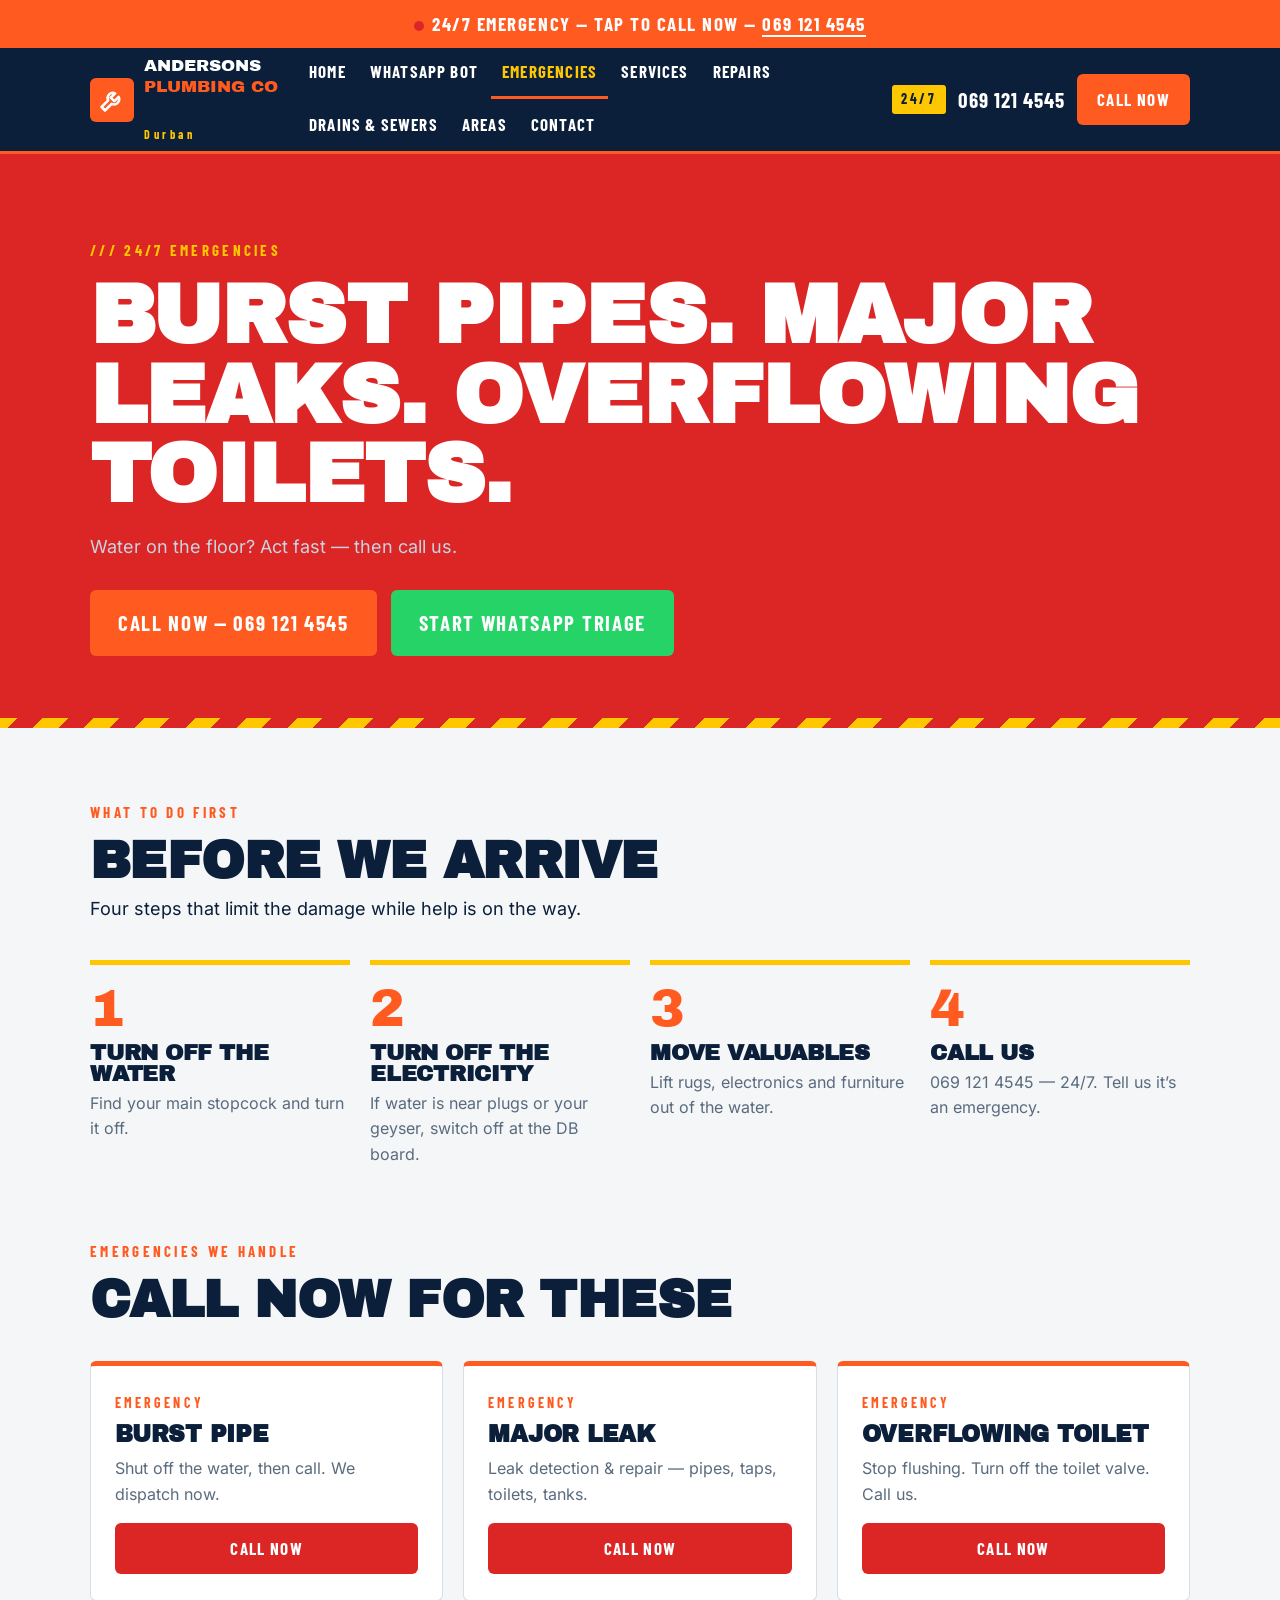
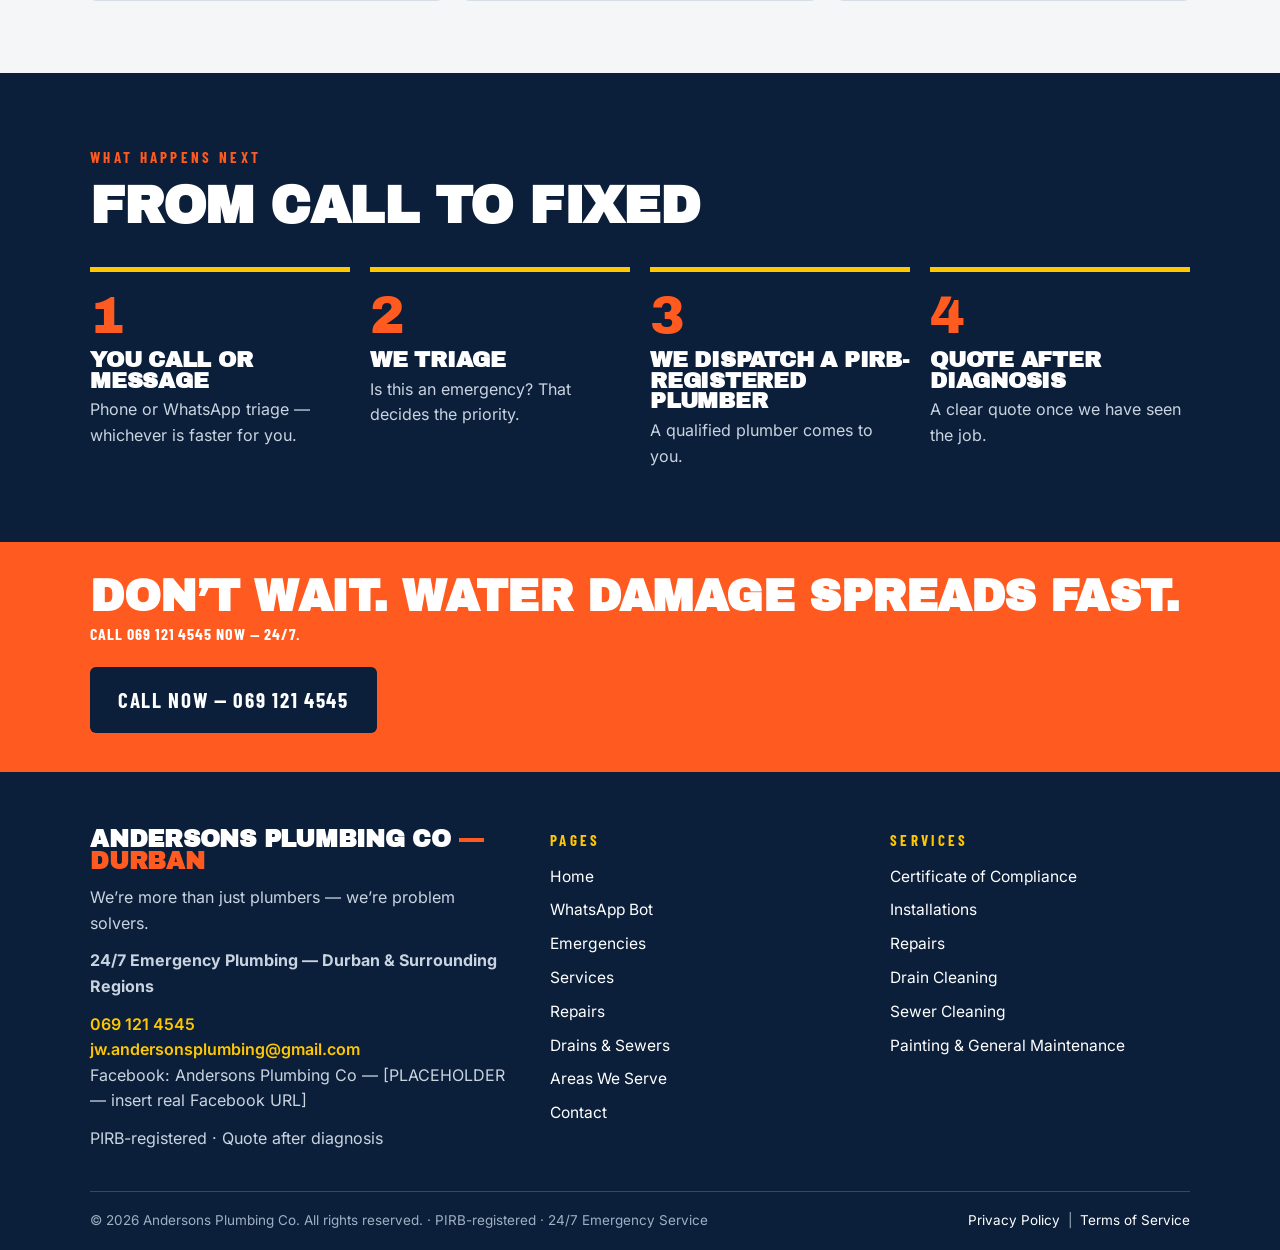
<file: emergencies.html>
<!DOCTYPE html>
<html lang="en">
<head>
<meta charset="UTF-8">
<meta name="viewport" content="width=device-width, initial-scale=1.0">
<title>24/7 Emergencies — Burst Pipes, Leaks | Andersons Plumbing Co</title>
<meta name="description" content="Burst pipe, major leak or overflowing toilet in Durban? What to do first, then call Andersons Plumbing Co on 069 121 4545 — 24/7.">
<meta property="og:title" content="24/7 Emergencies — Burst Pipes, Leaks | Andersons Plumbing Co">
<meta property="og:description" content="Burst pipe, major leak or overflowing toilet in Durban? What to do first, then call Andersons Plumbing Co on 069 121 4545 — 24/7.">
<meta property="og:type" content="website">
<link rel="stylesheet" href="assets/css/style.css">
</head>
<body>
<div class="topbar">
<div class="emergency-band"><span class="beacon" aria-hidden="true"></span>24/7 Emergency — Tap to call now — <a href="tel:0691214545">069 121 4545</a></div>
<header class="site-header">
<div class="wrap">
<a class="logo" href="index.html" aria-label="Andersons Plumbing Co — home">
<span class="logo-mark" aria-hidden="true"><svg viewBox="0 0 24 24" fill="none" stroke="#fff" stroke-width="2.2" stroke-linecap="round" stroke-linejoin="round"><path d="M14.7 6.3a4.5 4.5 0 0 0-6 6L3 18l3 3 5.7-5.7a4.5 4.5 0 0 0 6-6L14 13l-3-3 3.7-3.7z"/></svg></span>
<span><span class="logo-name">Andersons<br><span>Plumbing Co</span></span><br><span class="logo-tag">Durban</span></span>
</a>
<button class="nav-toggle" type="button" aria-expanded="false" aria-controls="main-nav">MENU ☰</button>
<nav class="main-nav" id="main-nav" aria-label="Main navigation"><ul><li><a href="index.html">Home</a></li><li><a href="whatsapp-bot.html">WhatsApp Bot</a></li><li><a href="emergencies.html" aria-current="page">Emergencies</a></li><li><a href="services.html">Services</a></li><li><a href="repairs.html">Repairs</a></li><li><a href="drains-sewers.html">Drains & Sewers</a></li><li><a href="areas.html">Areas</a></li><li><a href="contact.html">Contact</a></li></ul></nav>
<div class="header-cta">
<span class="badge-247">24/7</span>
<a class="header-phone" href="tel:0691214545">069 121 4545</a>
<a class="btn btn-orange btn-sm" href="tel:0691214545">Call Now</a>
</div>
</div>
</header>
</div>
<main>

<section class="hero hero-red"><div class="wrap">
<p class="eyebrow" style="color:var(--yellow)"><span class="tick">///</span> 24/7 Emergencies</p>
<h1>Burst pipes. Major leaks. Overflowing toilets.</h1>
<p class="lede">Water on the floor? Act fast &mdash; then call us.</p>
<div class="hero-ctas">
<a class="btn btn-orange" href="tel:0691214545">Call Now — 069 121 4545</a>
<a class="btn btn-wa" href="whatsapp-bot.html">Start WhatsApp Triage</a>
</div>
</div></section>
<section class="on-light"><div class="wrap">
<div class="section-head"><p class="eyebrow">What to do first</p><h2>Before we arrive</h2><p class="lede">Four steps that limit the damage while help is on the way.</p></div>
<div class="steps">
<div class="step reveal"><div class="n">1</div><h3>Turn off the water</h3><p>Find your main stopcock and turn it off.</p></div>
<div class="step reveal"><div class="n">2</div><h3>Turn off the electricity</h3><p>If water is near plugs or your geyser, switch off at the DB board.</p></div>
<div class="step reveal"><div class="n">3</div><h3>Move valuables</h3><p>Lift rugs, electronics and furniture out of the water.</p></div>
<div class="step reveal"><div class="n">4</div><h3>Call us</h3><p>069 121 4545 &mdash; 24/7. Tell us it&rsquo;s an emergency.</p></div>
</div>
</div></section>
<section class="on-light" style="padding-top:0"><div class="wrap">
<div class="section-head"><p class="eyebrow">Emergencies we handle</p><h2>Call now for these</h2></div>
<div class="card-grid cols-3">
<article class="card reveal"><span class="kicker">Emergency</span><h3>Burst Pipe</h3><p>Shut off the water, then call. We dispatch now.</p><a class="btn btn-red btn-sm" href="tel:0691214545">Call Now</a></article>
<article class="card reveal"><span class="kicker">Emergency</span><h3>Major Leak</h3><p>Leak detection &amp; repair &mdash; pipes, taps, toilets, tanks.</p><a class="btn btn-red btn-sm" href="tel:0691214545">Call Now</a></article>
<article class="card reveal"><span class="kicker">Emergency</span><h3>Overflowing Toilet</h3><p>Stop flushing. Turn off the toilet valve. Call us.</p><a class="btn btn-red btn-sm" href="tel:0691214545">Call Now</a></article>
</div>
</div></section>
<section class="on-navy"><div class="wrap">
<div class="section-head"><p class="eyebrow">What happens next</p><h2>From call to fixed</h2></div>
<div class="steps">
<div class="step reveal"><div class="n">1</div><h3>You call or message</h3><p>Phone or WhatsApp triage &mdash; whichever is faster for you.</p></div>
<div class="step reveal"><div class="n">2</div><h3>We triage</h3><p>Is this an emergency? That decides the priority.</p></div>
<div class="step reveal"><div class="n">3</div><h3>We dispatch a PIRB-registered plumber</h3><p>A qualified plumber comes to you.</p></div>
<div class="step reveal"><div class="n">4</div><h3>Quote after diagnosis</h3><p>A clear quote once we have seen the job.</p></div>
</div>
</div></section>
<section class="hazard-band"><div class="wrap">
<div><h2>Don&rsquo;t wait. Water damage spreads fast.</h2><p class="sub" style="color:#fff;margin-top:8px">Call 069 121 4545 now — 24/7.</p></div>
<a class="btn btn-navy" href="tel:0691214545">Call Now — 069 121 4545</a>
</div></section>
</main>
<footer class="site-footer">
<div class="wrap">
<div class="footer-grid">
<div>
<h3>Andersons Plumbing Co <span class="accent">— Durban</span></h3>
<p>We&rsquo;re more than just plumbers &mdash; we&rsquo;re problem solvers.</p>
<p style="margin-top:12px"><strong>24/7 Emergency Plumbing &mdash; Durban &amp; Surrounding Regions</strong></p>
<p class="f-contact" style="margin-top:12px"><a href="tel:0691214545">069 121 4545</a><br><a href="mailto:jw.andersonsplumbing@gmail.com">jw.andersonsplumbing@gmail.com</a><br>Facebook: Andersons Plumbing Co &mdash; [PLACEHOLDER &mdash; insert real Facebook URL]</p>
<p style="margin-top:12px">PIRB-registered &middot; Quote after diagnosis</p>
</div>
<div>
<p class="f-label">Pages</p>
<ul>
<li><a href="index.html">Home</a></li>
<li><a href="whatsapp-bot.html">WhatsApp Bot</a></li>
<li><a href="emergencies.html">Emergencies</a></li>
<li><a href="services.html">Services</a></li>
<li><a href="repairs.html">Repairs</a></li>
<li><a href="drains-sewers.html">Drains &amp; Sewers</a></li>
<li><a href="areas.html">Areas We Serve</a></li>
<li><a href="contact.html">Contact</a></li>
</ul>
</div>
<div>
<p class="f-label">Services</p>
<ul>
<li><a href="services.html">Certificate of Compliance</a></li>
<li><a href="services.html">Installations</a></li>
<li><a href="repairs.html">Repairs</a></li>
<li><a href="drains-sewers.html">Drain Cleaning</a></li>
<li><a href="drains-sewers.html">Sewer Cleaning</a></li>
<li><a href="services.html">Painting &amp; General Maintenance</a></li>
</ul>
</div>
</div>
<div class="footer-bottom">
<span>&copy; <span data-year>2026</span> Andersons Plumbing Co. All rights reserved. &middot; PIRB-registered &middot; 24/7 Emergency Service</span>
<span><a href="privacy.html">Privacy Policy</a> &nbsp;|&nbsp; <a href="terms.html">Terms of Service</a></span>
</div>
</div>
</footer>
<script src="assets/js/main.js"></script>
</body>
</html>
</file>
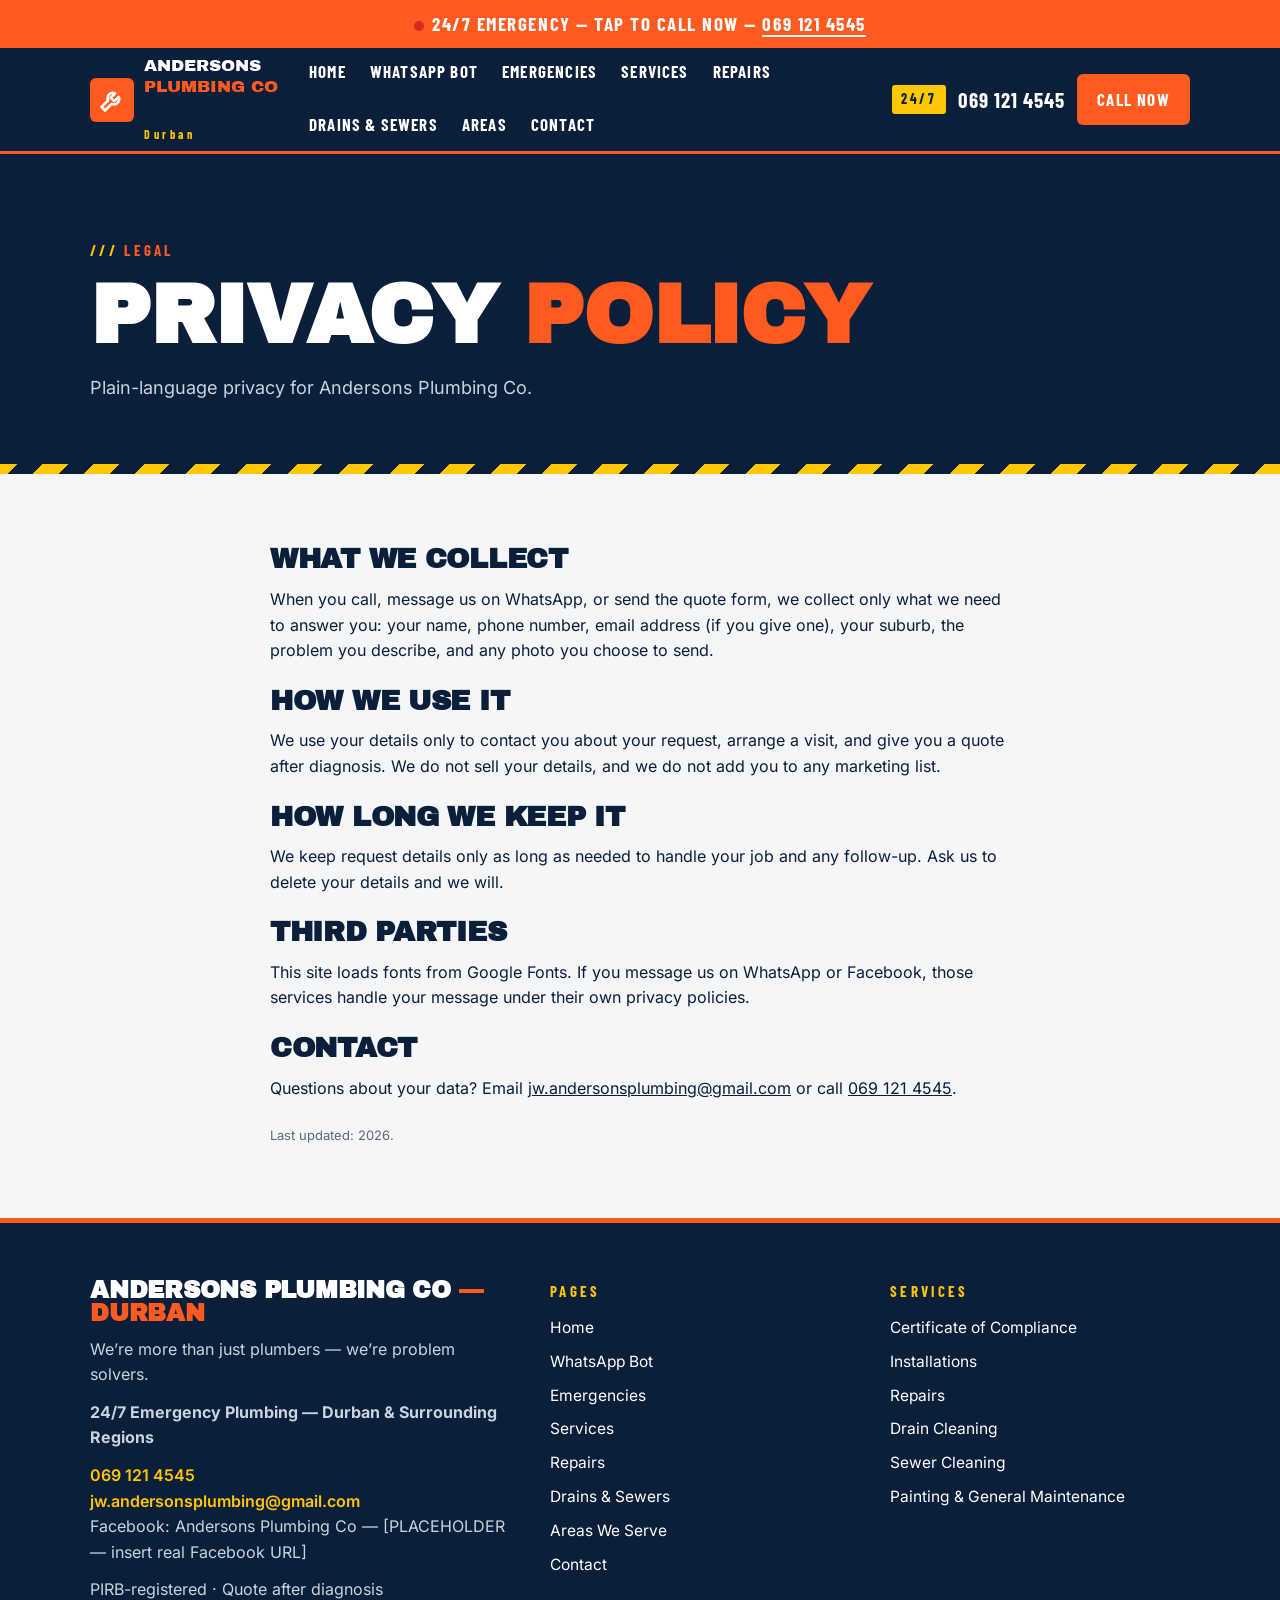
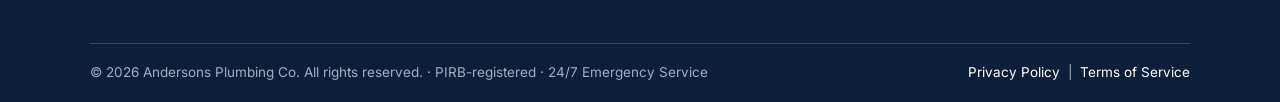
<file: privacy.html>
<!DOCTYPE html>
<html lang="en">
<head>
<meta charset="UTF-8">
<meta name="viewport" content="width=device-width, initial-scale=1.0">
<title>Privacy Policy | Andersons Plumbing Co</title>
<meta name="description" content="Privacy Policy for Andersons Plumbing Co — what we collect when you contact us and how we use it.">
<meta property="og:title" content="Privacy Policy | Andersons Plumbing Co">
<meta property="og:description" content="Privacy Policy for Andersons Plumbing Co — what we collect when you contact us and how we use it.">
<meta property="og:type" content="website">
<link rel="stylesheet" href="assets/css/style.css">
</head>
<body>
<div class="topbar">
<div class="emergency-band"><span class="beacon" aria-hidden="true"></span>24/7 Emergency — Tap to call now — <a href="tel:0691214545">069 121 4545</a></div>
<header class="site-header">
<div class="wrap">
<a class="logo" href="index.html" aria-label="Andersons Plumbing Co — home">
<span class="logo-mark" aria-hidden="true"><svg viewBox="0 0 24 24" fill="none" stroke="#fff" stroke-width="2.2" stroke-linecap="round" stroke-linejoin="round"><path d="M14.7 6.3a4.5 4.5 0 0 0-6 6L3 18l3 3 5.7-5.7a4.5 4.5 0 0 0 6-6L14 13l-3-3 3.7-3.7z"/></svg></span>
<span><span class="logo-name">Andersons<br><span>Plumbing Co</span></span><br><span class="logo-tag">Durban</span></span>
</a>
<button class="nav-toggle" type="button" aria-expanded="false" aria-controls="main-nav">MENU ☰</button>
<nav class="main-nav" id="main-nav" aria-label="Main navigation"><ul><li><a href="index.html">Home</a></li><li><a href="whatsapp-bot.html">WhatsApp Bot</a></li><li><a href="emergencies.html">Emergencies</a></li><li><a href="services.html">Services</a></li><li><a href="repairs.html">Repairs</a></li><li><a href="drains-sewers.html">Drains & Sewers</a></li><li><a href="areas.html">Areas</a></li><li><a href="contact.html">Contact</a></li></ul></nav>
<div class="header-cta">
<span class="badge-247">24/7</span>
<a class="header-phone" href="tel:0691214545">069 121 4545</a>
<a class="btn btn-orange btn-sm" href="tel:0691214545">Call Now</a>
</div>
</div>
</header>
</div>
<main>

<section class="hero"><div class="wrap">
<p class="eyebrow"><span class="tick">///</span> Legal</p>
<h1>Privacy <span class="accent">Policy</span></h1>
<p class="lede">Plain-language privacy for Andersons Plumbing Co.</p>
</div></section>
<section class="on-light"><div class="wrap" style="max-width:780px">
<h2 style="font-size:28px;margin-bottom:14px">What we collect</h2>
<p>When you call, message us on WhatsApp, or send the quote form, we collect only what we need to answer you: your name, phone number, email address (if you give one), your suburb, the problem you describe, and any photo you choose to send.</p>
<h2 style="font-size:28px;margin:24px 0 14px">How we use it</h2>
<p>We use your details only to contact you about your request, arrange a visit, and give you a quote after diagnosis. We do not sell your details, and we do not add you to any marketing list.</p>
<h2 style="font-size:28px;margin:24px 0 14px">How long we keep it</h2>
<p>We keep request details only as long as needed to handle your job and any follow-up. Ask us to delete your details and we will.</p>
<h2 style="font-size:28px;margin:24px 0 14px">Third parties</h2>
<p>This site loads fonts from Google Fonts. If you message us on WhatsApp or Facebook, those services handle your message under their own privacy policies.</p>
<h2 style="font-size:28px;margin:24px 0 14px">Contact</h2>
<p>Questions about your data? Email <a href="mailto:jw.andersonsplumbing@gmail.com">jw.andersonsplumbing@gmail.com</a> or call <a href="tel:0691214545">069 121 4545</a>.</p>
<p class="small muted" style="margin-top:24px">Last updated: 2026.</p>
</div></section>
</main>
<footer class="site-footer">
<div class="wrap">
<div class="footer-grid">
<div>
<h3>Andersons Plumbing Co <span class="accent">— Durban</span></h3>
<p>We&rsquo;re more than just plumbers &mdash; we&rsquo;re problem solvers.</p>
<p style="margin-top:12px"><strong>24/7 Emergency Plumbing &mdash; Durban &amp; Surrounding Regions</strong></p>
<p class="f-contact" style="margin-top:12px"><a href="tel:0691214545">069 121 4545</a><br><a href="mailto:jw.andersonsplumbing@gmail.com">jw.andersonsplumbing@gmail.com</a><br>Facebook: Andersons Plumbing Co &mdash; [PLACEHOLDER &mdash; insert real Facebook URL]</p>
<p style="margin-top:12px">PIRB-registered &middot; Quote after diagnosis</p>
</div>
<div>
<p class="f-label">Pages</p>
<ul>
<li><a href="index.html">Home</a></li>
<li><a href="whatsapp-bot.html">WhatsApp Bot</a></li>
<li><a href="emergencies.html">Emergencies</a></li>
<li><a href="services.html">Services</a></li>
<li><a href="repairs.html">Repairs</a></li>
<li><a href="drains-sewers.html">Drains &amp; Sewers</a></li>
<li><a href="areas.html">Areas We Serve</a></li>
<li><a href="contact.html">Contact</a></li>
</ul>
</div>
<div>
<p class="f-label">Services</p>
<ul>
<li><a href="services.html">Certificate of Compliance</a></li>
<li><a href="services.html">Installations</a></li>
<li><a href="repairs.html">Repairs</a></li>
<li><a href="drains-sewers.html">Drain Cleaning</a></li>
<li><a href="drains-sewers.html">Sewer Cleaning</a></li>
<li><a href="services.html">Painting &amp; General Maintenance</a></li>
</ul>
</div>
</div>
<div class="footer-bottom">
<span>&copy; <span data-year>2026</span> Andersons Plumbing Co. All rights reserved. &middot; PIRB-registered &middot; 24/7 Emergency Service</span>
<span><a href="privacy.html">Privacy Policy</a> &nbsp;|&nbsp; <a href="terms.html">Terms of Service</a></span>
</div>
</div>
</footer>
<script src="assets/js/main.js"></script>
</body>
</html>
</file>
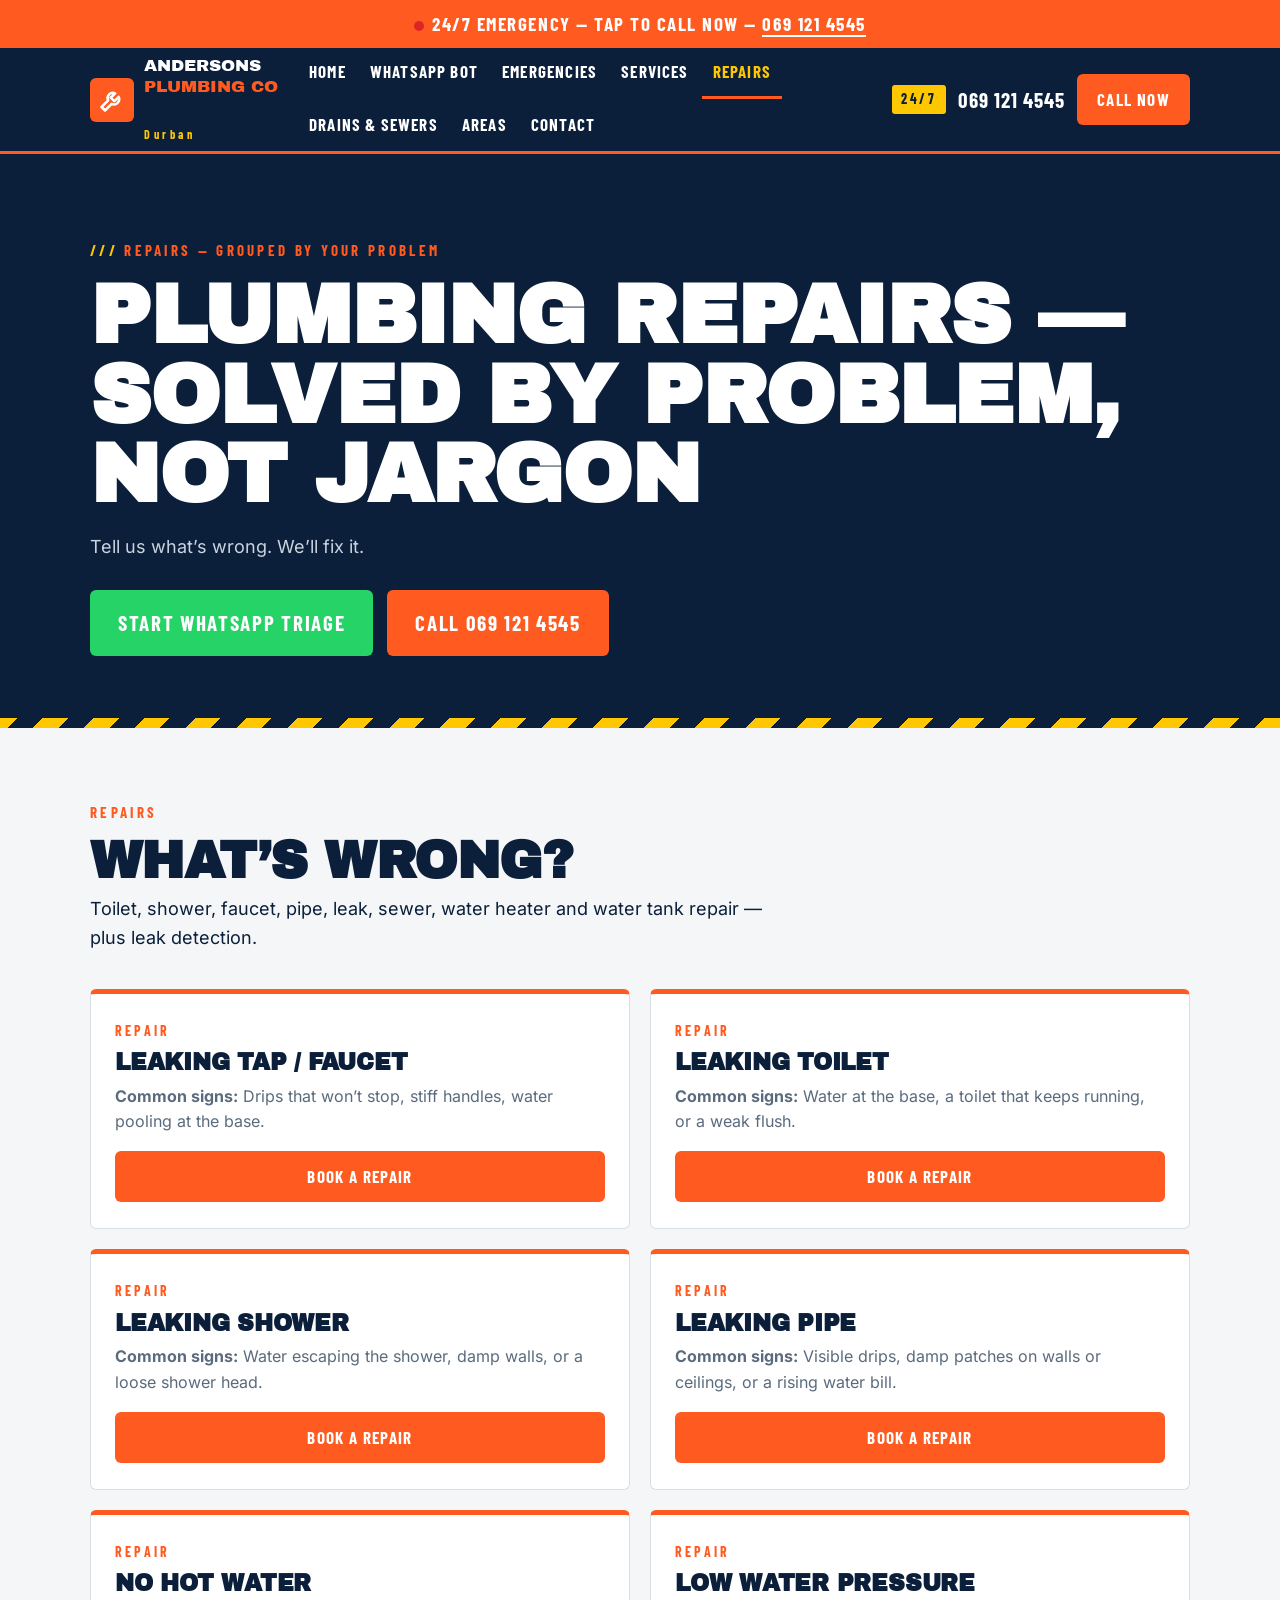
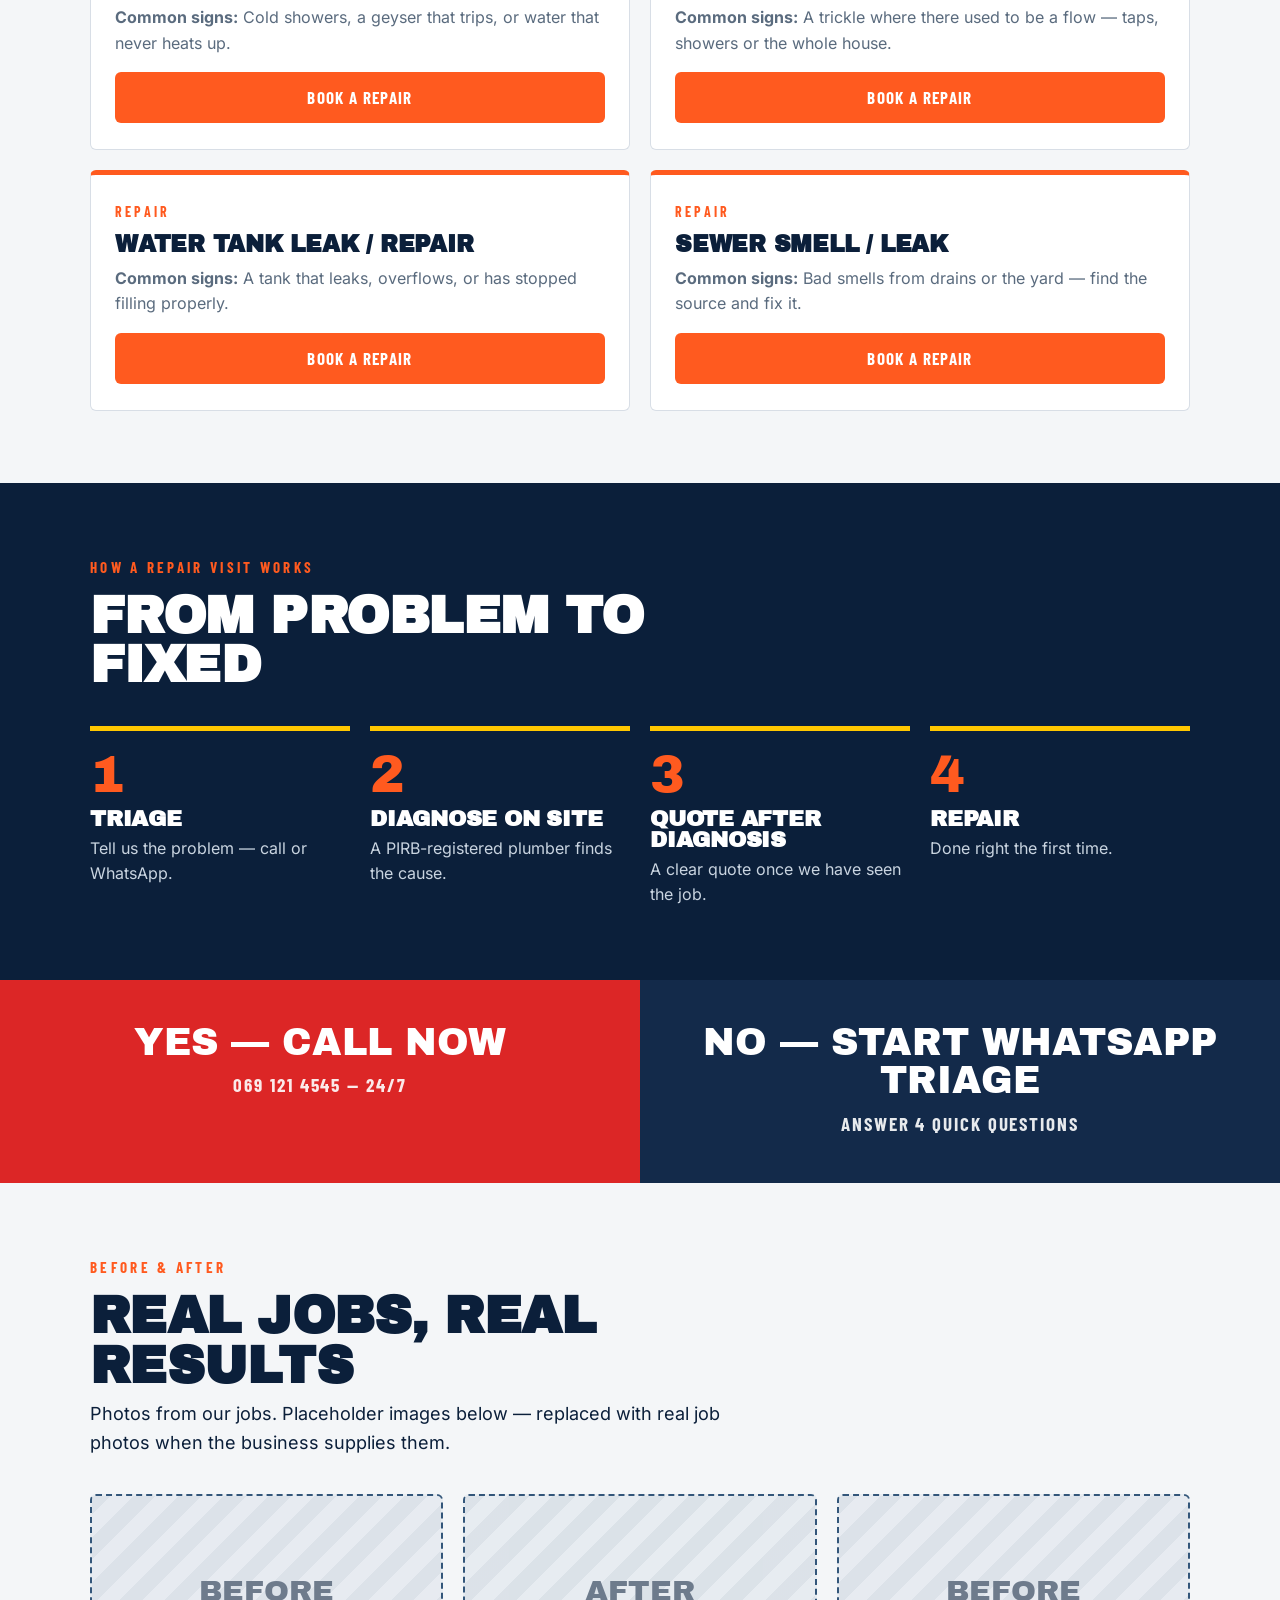
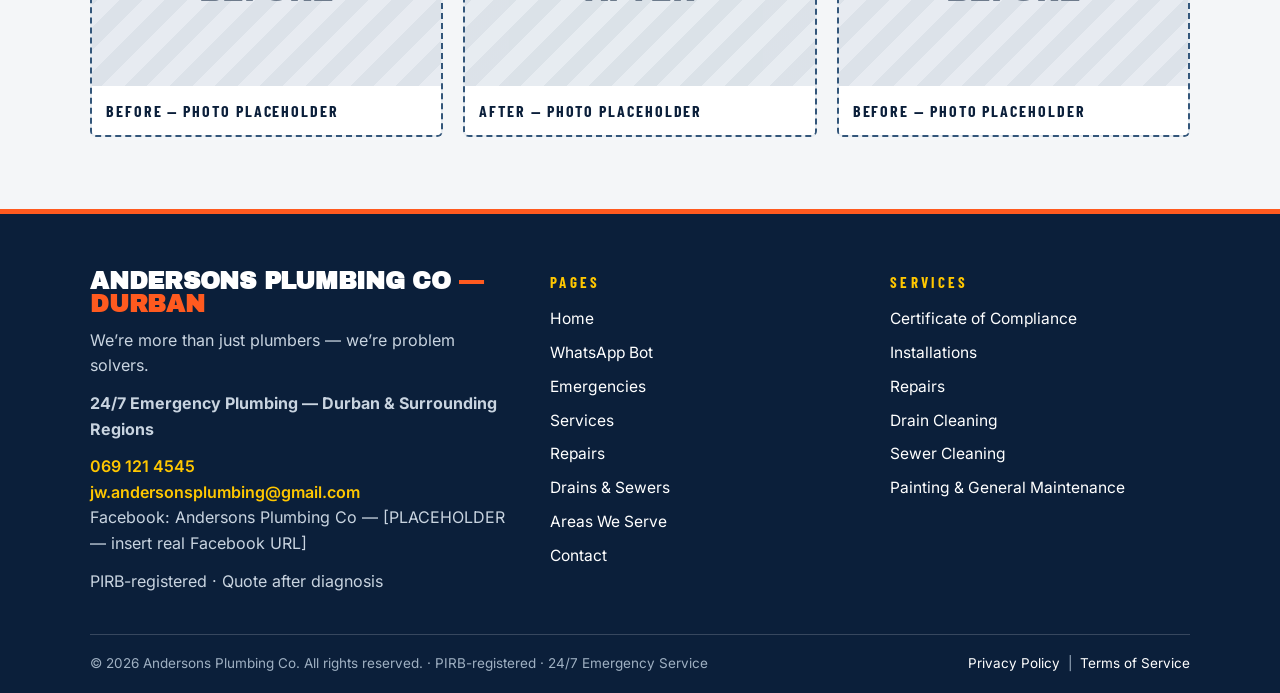
<file: repairs.html>
<!DOCTYPE html>
<html lang="en">
<head>
<meta charset="UTF-8">
<meta name="viewport" content="width=device-width, initial-scale=1.0">
<title>Repairs & Diagnostics — Leaks, Taps, Toilets | Andersons Plumbing Co</title>
<meta name="description" content="Plumbing repairs in Durban grouped by your problem: leaking taps, toilets, showers, pipes, no hot water, low pressure, water tanks. Quote after diagnosis.">
<meta property="og:title" content="Repairs & Diagnostics — Leaks, Taps, Toilets | Andersons Plumbing Co">
<meta property="og:description" content="Plumbing repairs in Durban grouped by your problem: leaking taps, toilets, showers, pipes, no hot water, low pressure, water tanks. Quote after diagnosis.">
<meta property="og:type" content="website">
<link rel="stylesheet" href="assets/css/style.css">
</head>
<body>
<div class="topbar">
<div class="emergency-band"><span class="beacon" aria-hidden="true"></span>24/7 Emergency — Tap to call now — <a href="tel:0691214545">069 121 4545</a></div>
<header class="site-header">
<div class="wrap">
<a class="logo" href="index.html" aria-label="Andersons Plumbing Co — home">
<span class="logo-mark" aria-hidden="true"><svg viewBox="0 0 24 24" fill="none" stroke="#fff" stroke-width="2.2" stroke-linecap="round" stroke-linejoin="round"><path d="M14.7 6.3a4.5 4.5 0 0 0-6 6L3 18l3 3 5.7-5.7a4.5 4.5 0 0 0 6-6L14 13l-3-3 3.7-3.7z"/></svg></span>
<span><span class="logo-name">Andersons<br><span>Plumbing Co</span></span><br><span class="logo-tag">Durban</span></span>
</a>
<button class="nav-toggle" type="button" aria-expanded="false" aria-controls="main-nav">MENU ☰</button>
<nav class="main-nav" id="main-nav" aria-label="Main navigation"><ul><li><a href="index.html">Home</a></li><li><a href="whatsapp-bot.html">WhatsApp Bot</a></li><li><a href="emergencies.html">Emergencies</a></li><li><a href="services.html">Services</a></li><li><a href="repairs.html" aria-current="page">Repairs</a></li><li><a href="drains-sewers.html">Drains & Sewers</a></li><li><a href="areas.html">Areas</a></li><li><a href="contact.html">Contact</a></li></ul></nav>
<div class="header-cta">
<span class="badge-247">24/7</span>
<a class="header-phone" href="tel:0691214545">069 121 4545</a>
<a class="btn btn-orange btn-sm" href="tel:0691214545">Call Now</a>
</div>
</div>
</header>
</div>
<main>

<section class="hero"><div class="wrap">
<p class="eyebrow"><span class="tick">///</span> Repairs — Grouped by your problem</p>
<h1>Plumbing repairs — solved by problem, not jargon</h1>
<p class="lede">Tell us what&rsquo;s wrong. We&rsquo;ll fix it.</p>
<div class="hero-ctas">
<a class="btn btn-wa" href="whatsapp-bot.html">Start WhatsApp Triage</a>
<a class="btn btn-orange" href="tel:0691214545">Call 069 121 4545</a>
</div>
</div></section>
<section class="on-light"><div class="wrap">
<div class="section-head"><p class="eyebrow">Repairs</p><h2>What&rsquo;s wrong?</h2><p class="lede">Toilet, shower, faucet, pipe, leak, sewer, water heater and water tank repair &mdash; plus leak detection.</p></div>
<div class="card-grid cols-2">
<article class="card reveal"><span class="kicker">Repair</span><h3>Leaking Tap / Faucet</h3><p><strong>Common signs:</strong> Drips that won&rsquo;t stop, stiff handles, water pooling at the base.</p><a class="btn btn-orange btn-sm" href="whatsapp-bot.html">Book a Repair</a></article>
<article class="card reveal"><span class="kicker">Repair</span><h3>Leaking Toilet</h3><p><strong>Common signs:</strong> Water at the base, a toilet that keeps running, or a weak flush.</p><a class="btn btn-orange btn-sm" href="whatsapp-bot.html">Book a Repair</a></article>
<article class="card reveal"><span class="kicker">Repair</span><h3>Leaking Shower</h3><p><strong>Common signs:</strong> Water escaping the shower, damp walls, or a loose shower head.</p><a class="btn btn-orange btn-sm" href="whatsapp-bot.html">Book a Repair</a></article>
<article class="card reveal"><span class="kicker">Repair</span><h3>Leaking Pipe</h3><p><strong>Common signs:</strong> Visible drips, damp patches on walls or ceilings, or a rising water bill.</p><a class="btn btn-orange btn-sm" href="whatsapp-bot.html">Book a Repair</a></article>
<article class="card reveal"><span class="kicker">Repair</span><h3>No Hot Water</h3><p><strong>Common signs:</strong> Cold showers, a geyser that trips, or water that never heats up.</p><a class="btn btn-orange btn-sm" href="whatsapp-bot.html">Book a Repair</a></article>
<article class="card reveal"><span class="kicker">Repair</span><h3>Low Water Pressure</h3><p><strong>Common signs:</strong> A trickle where there used to be a flow &mdash; taps, showers or the whole house.</p><a class="btn btn-orange btn-sm" href="whatsapp-bot.html">Book a Repair</a></article>
<article class="card reveal"><span class="kicker">Repair</span><h3>Water Tank Leak / Repair</h3><p><strong>Common signs:</strong> A tank that leaks, overflows, or has stopped filling properly.</p><a class="btn btn-orange btn-sm" href="whatsapp-bot.html">Book a Repair</a></article>
<article class="card reveal"><span class="kicker">Repair</span><h3>Sewer Smell / Leak</h3><p><strong>Common signs:</strong> Bad smells from drains or the yard &mdash; find the source and fix it.</p><a class="btn btn-orange btn-sm" href="drains-sewers.html">Book a Repair</a></article>
</div>
</div></section>
<section class="on-navy"><div class="wrap">
<div class="section-head"><p class="eyebrow">How a repair visit works</p><h2>From problem to fixed</h2></div>
<div class="steps">
<div class="step reveal"><div class="n">1</div><h3>Triage</h3><p>Tell us the problem &mdash; call or WhatsApp.</p></div>
<div class="step reveal"><div class="n">2</div><h3>Diagnose on site</h3><p>A PIRB-registered plumber finds the cause.</p></div>
<div class="step reveal"><div class="n">3</div><h3>Quote after diagnosis</h3><p>A clear quote once we have seen the job.</p></div>
<div class="step reveal"><div class="n">4</div><h3>Repair</h3><p>Done right the first time.</p></div>
</div>
</div></section>
<section class="split-band" style="padding:0">
<a class="yes" href="tel:0691214545"><span class="big">Yes — Call Now</span><span class="sub2" style="display:block">069 121 4545 — 24/7</span></a>
<a class="no" href="whatsapp-bot.html"><span class="big">No — Start WhatsApp Triage</span><span class="sub2" style="display:block">Answer 4 quick questions</span></a>
</section>

<section class="on-light"><div class="wrap">
<div class="section-head"><p class="eyebrow">Before &amp; after</p><h2>Real jobs, real results</h2><p class="lede">Photos from our jobs. Placeholder images below &mdash; replaced with real job photos when the business supplies them.</p></div>
<div class="photo-ph">
<figure class="reveal"><div class="ph-img">Before</div><figcaption>Before — photo placeholder</figcaption></figure>
<figure class="reveal"><div class="ph-img">After</div><figcaption>After — photo placeholder</figcaption></figure>
<figure class="reveal"><div class="ph-img">Before</div><figcaption>Before — photo placeholder</figcaption></figure>
</div>
</div></section>
</main>
<footer class="site-footer">
<div class="wrap">
<div class="footer-grid">
<div>
<h3>Andersons Plumbing Co <span class="accent">— Durban</span></h3>
<p>We&rsquo;re more than just plumbers &mdash; we&rsquo;re problem solvers.</p>
<p style="margin-top:12px"><strong>24/7 Emergency Plumbing &mdash; Durban &amp; Surrounding Regions</strong></p>
<p class="f-contact" style="margin-top:12px"><a href="tel:0691214545">069 121 4545</a><br><a href="mailto:jw.andersonsplumbing@gmail.com">jw.andersonsplumbing@gmail.com</a><br>Facebook: Andersons Plumbing Co &mdash; [PLACEHOLDER &mdash; insert real Facebook URL]</p>
<p style="margin-top:12px">PIRB-registered &middot; Quote after diagnosis</p>
</div>
<div>
<p class="f-label">Pages</p>
<ul>
<li><a href="index.html">Home</a></li>
<li><a href="whatsapp-bot.html">WhatsApp Bot</a></li>
<li><a href="emergencies.html">Emergencies</a></li>
<li><a href="services.html">Services</a></li>
<li><a href="repairs.html">Repairs</a></li>
<li><a href="drains-sewers.html">Drains &amp; Sewers</a></li>
<li><a href="areas.html">Areas We Serve</a></li>
<li><a href="contact.html">Contact</a></li>
</ul>
</div>
<div>
<p class="f-label">Services</p>
<ul>
<li><a href="services.html">Certificate of Compliance</a></li>
<li><a href="services.html">Installations</a></li>
<li><a href="repairs.html">Repairs</a></li>
<li><a href="drains-sewers.html">Drain Cleaning</a></li>
<li><a href="drains-sewers.html">Sewer Cleaning</a></li>
<li><a href="services.html">Painting &amp; General Maintenance</a></li>
</ul>
</div>
</div>
<div class="footer-bottom">
<span>&copy; <span data-year>2026</span> Andersons Plumbing Co. All rights reserved. &middot; PIRB-registered &middot; 24/7 Emergency Service</span>
<span><a href="privacy.html">Privacy Policy</a> &nbsp;|&nbsp; <a href="terms.html">Terms of Service</a></span>
</div>
</div>
</footer>
<script src="assets/js/main.js"></script>
</body>
</html>
</file>
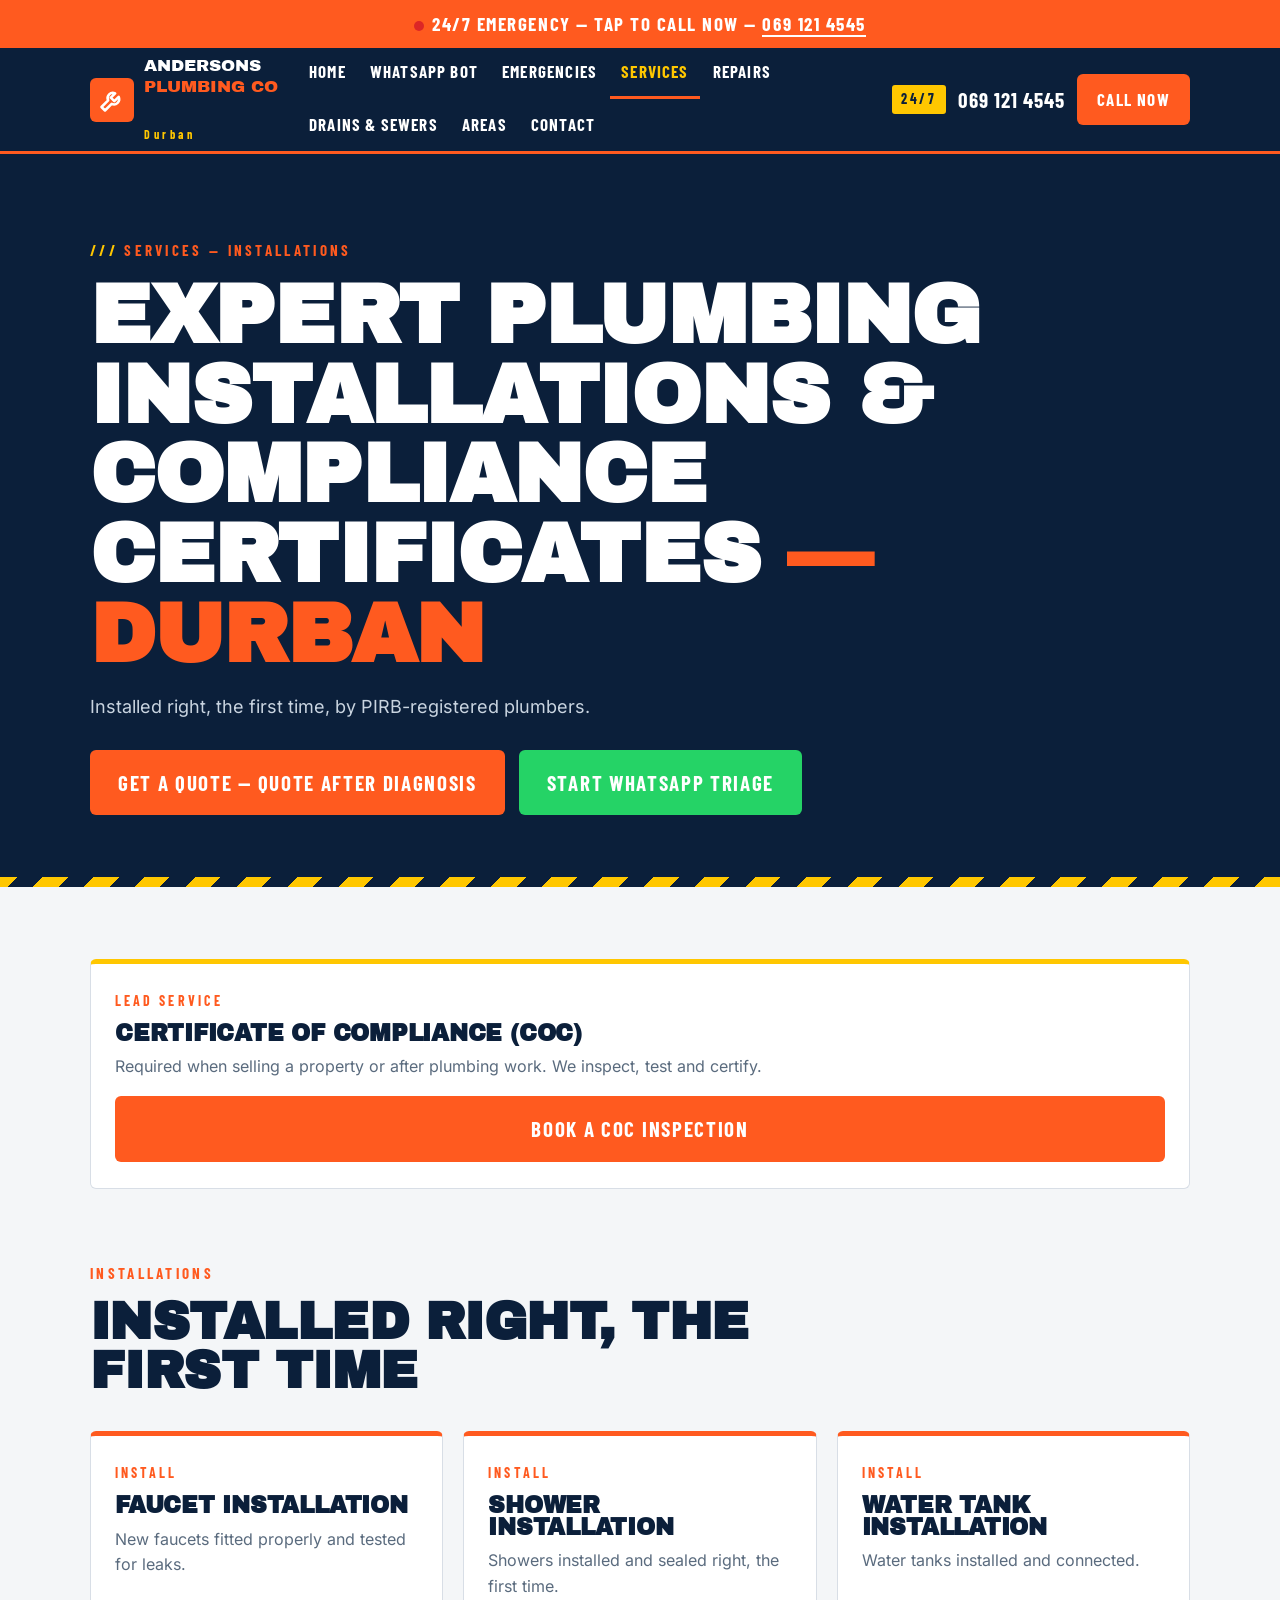
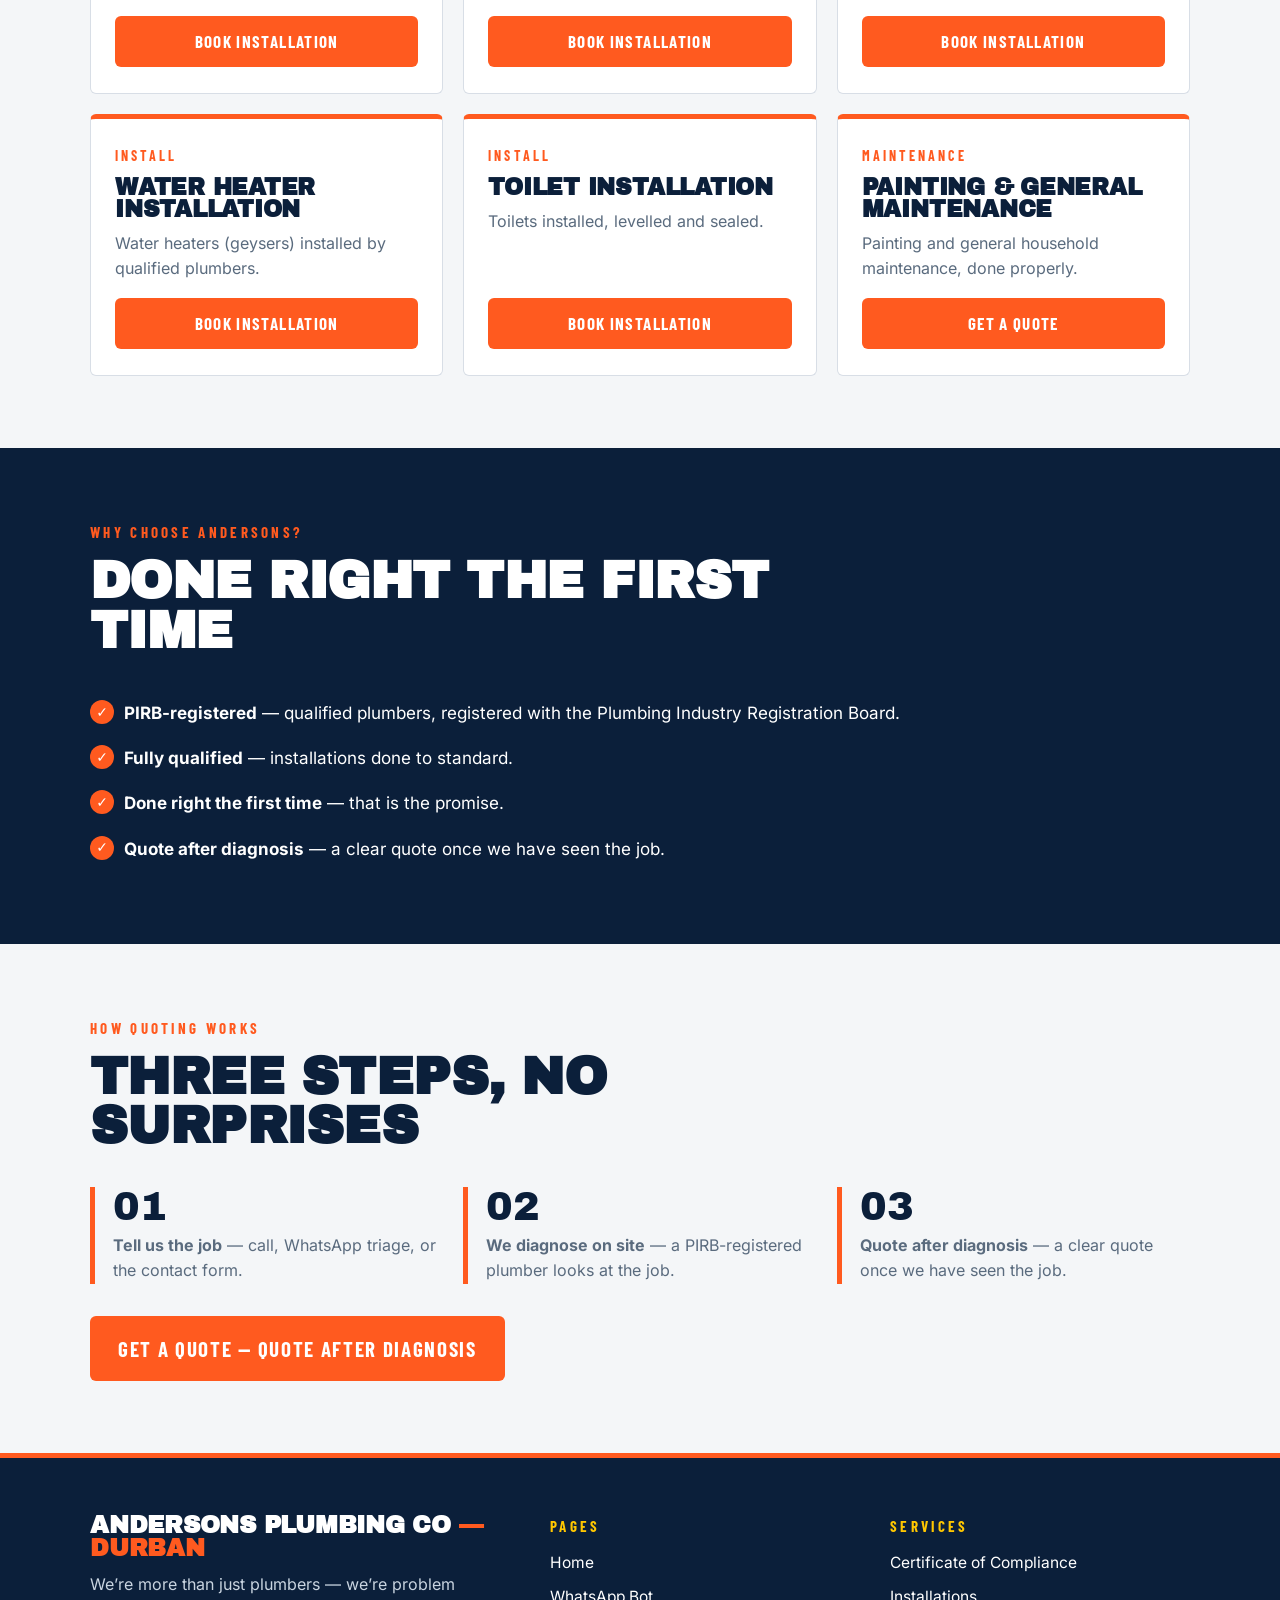
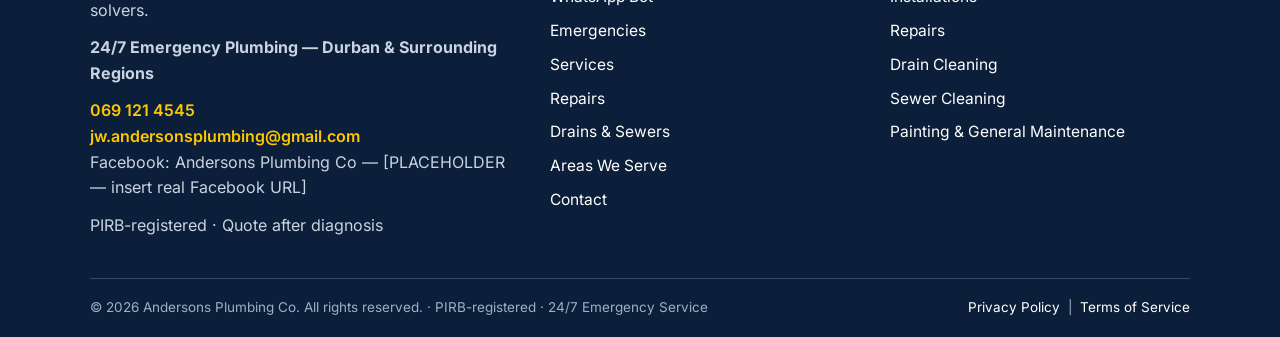
<file: services.html>
<!DOCTYPE html>
<html lang="en">
<head>
<meta charset="UTF-8">
<meta name="viewport" content="width=device-width, initial-scale=1.0">
<title>Services & Installations — COC, Faucets, Showers | Andersons Plumbing Co</title>
<meta name="description" content="Plumbing installations in Durban: faucets, showers, water tanks, water heaters, toilets and Certificates of Compliance. PIRB-registered. Quote after diagnosis.">
<meta property="og:title" content="Services & Installations — COC, Faucets, Showers | Andersons Plumbing Co">
<meta property="og:description" content="Plumbing installations in Durban: faucets, showers, water tanks, water heaters, toilets and Certificates of Compliance. PIRB-registered. Quote after diagnosis.">
<meta property="og:type" content="website">
<link rel="stylesheet" href="assets/css/style.css">
</head>
<body>
<div class="topbar">
<div class="emergency-band"><span class="beacon" aria-hidden="true"></span>24/7 Emergency — Tap to call now — <a href="tel:0691214545">069 121 4545</a></div>
<header class="site-header">
<div class="wrap">
<a class="logo" href="index.html" aria-label="Andersons Plumbing Co — home">
<span class="logo-mark" aria-hidden="true"><svg viewBox="0 0 24 24" fill="none" stroke="#fff" stroke-width="2.2" stroke-linecap="round" stroke-linejoin="round"><path d="M14.7 6.3a4.5 4.5 0 0 0-6 6L3 18l3 3 5.7-5.7a4.5 4.5 0 0 0 6-6L14 13l-3-3 3.7-3.7z"/></svg></span>
<span><span class="logo-name">Andersons<br><span>Plumbing Co</span></span><br><span class="logo-tag">Durban</span></span>
</a>
<button class="nav-toggle" type="button" aria-expanded="false" aria-controls="main-nav">MENU ☰</button>
<nav class="main-nav" id="main-nav" aria-label="Main navigation"><ul><li><a href="index.html">Home</a></li><li><a href="whatsapp-bot.html">WhatsApp Bot</a></li><li><a href="emergencies.html">Emergencies</a></li><li><a href="services.html" aria-current="page">Services</a></li><li><a href="repairs.html">Repairs</a></li><li><a href="drains-sewers.html">Drains & Sewers</a></li><li><a href="areas.html">Areas</a></li><li><a href="contact.html">Contact</a></li></ul></nav>
<div class="header-cta">
<span class="badge-247">24/7</span>
<a class="header-phone" href="tel:0691214545">069 121 4545</a>
<a class="btn btn-orange btn-sm" href="tel:0691214545">Call Now</a>
</div>
</div>
</header>
</div>
<main>

<section class="hero"><div class="wrap">
<p class="eyebrow"><span class="tick">///</span> Services — Installations</p>
<h1>Expert plumbing installations &amp; compliance certificates <span class="accent">— Durban</span></h1>
<p class="lede">Installed right, the first time, by PIRB-registered plumbers.</p>
<div class="hero-ctas">
<a class="btn btn-orange" href="contact.html">Get a Quote — Quote After Diagnosis</a>
<a class="btn btn-wa" href="whatsapp-bot.html">Start WhatsApp Triage</a>
</div>
</div></section>
<section class="on-light"><div class="wrap">
<div class="card" style="border-top-color:var(--yellow)">
<span class="kicker">Lead service</span>
<h3>Certificate of Compliance (COC)</h3>
<p>Required when selling a property or after plumbing work. We inspect, test and certify.</p>
<a class="btn btn-orange" href="contact.html">Book a COC Inspection</a>
</div>
</div></section>
<section class="on-light" style="padding-top:0"><div class="wrap">
<div class="section-head"><p class="eyebrow">Installations</p><h2>Installed right, the first time</h2></div>
<div class="card-grid cols-3">
<article class="card reveal"><span class="kicker">Install</span><h3>Faucet Installation</h3><p>New faucets fitted properly and tested for leaks.</p><a class="btn btn-orange btn-sm" href="contact.html">Book Installation</a></article>
<article class="card reveal"><span class="kicker">Install</span><h3>Shower Installation</h3><p>Showers installed and sealed right, the first time.</p><a class="btn btn-orange btn-sm" href="contact.html">Book Installation</a></article>
<article class="card reveal"><span class="kicker">Install</span><h3>Water Tank Installation</h3><p>Water tanks installed and connected.</p><a class="btn btn-orange btn-sm" href="contact.html">Book Installation</a></article>
<article class="card reveal"><span class="kicker">Install</span><h3>Water Heater Installation</h3><p>Water heaters (geysers) installed by qualified plumbers.</p><a class="btn btn-orange btn-sm" href="contact.html">Book Installation</a></article>
<article class="card reveal"><span class="kicker">Install</span><h3>Toilet Installation</h3><p>Toilets installed, levelled and sealed.</p><a class="btn btn-orange btn-sm" href="contact.html">Book Installation</a></article>
<article class="card reveal"><span class="kicker">Maintenance</span><h3>Painting &amp; General Maintenance</h3><p>Painting and general household maintenance, done properly.</p><a class="btn btn-orange btn-sm" href="contact.html">Get a Quote</a></article>
</div>
</div></section>
<section class="on-navy"><div class="wrap">
<div class="section-head"><p class="eyebrow">Why choose Andersons?</p><h2>Done right the first time</h2></div>
<ul class="check-list">
<li><strong>PIRB-registered</strong> &mdash; qualified plumbers, registered with the Plumbing Industry Registration Board.</li>
<li><strong>Fully qualified</strong> &mdash; installations done to standard.</li>
<li><strong>Done right the first time</strong> &mdash; that is the promise.</li>
<li><strong>Quote after diagnosis</strong> &mdash; a clear quote once we have seen the job.</li>
</ul>
</div></section>
<section class="on-light"><div class="wrap">
<div class="section-head"><p class="eyebrow">How quoting works</p><h2>Three steps, no surprises</h2></div>
<div class="num-strip">
<div class="ns reveal"><div class="n">01</div><p><strong>Tell us the job</strong> &mdash; call, WhatsApp triage, or the contact form.</p></div>
<div class="ns reveal"><div class="n">02</div><p><strong>We diagnose on site</strong> &mdash; a PIRB-registered plumber looks at the job.</p></div>
<div class="ns reveal"><div class="n">03</div><p><strong>Quote after diagnosis</strong> &mdash; a clear quote once we have seen the job.</p></div>
</div>
<p style="margin-top:32px"><a class="btn btn-orange" href="contact.html">Get a Quote — Quote After Diagnosis</a></p>
</div></section>
</main>
<footer class="site-footer">
<div class="wrap">
<div class="footer-grid">
<div>
<h3>Andersons Plumbing Co <span class="accent">— Durban</span></h3>
<p>We&rsquo;re more than just plumbers &mdash; we&rsquo;re problem solvers.</p>
<p style="margin-top:12px"><strong>24/7 Emergency Plumbing &mdash; Durban &amp; Surrounding Regions</strong></p>
<p class="f-contact" style="margin-top:12px"><a href="tel:0691214545">069 121 4545</a><br><a href="mailto:jw.andersonsplumbing@gmail.com">jw.andersonsplumbing@gmail.com</a><br>Facebook: Andersons Plumbing Co &mdash; [PLACEHOLDER &mdash; insert real Facebook URL]</p>
<p style="margin-top:12px">PIRB-registered &middot; Quote after diagnosis</p>
</div>
<div>
<p class="f-label">Pages</p>
<ul>
<li><a href="index.html">Home</a></li>
<li><a href="whatsapp-bot.html">WhatsApp Bot</a></li>
<li><a href="emergencies.html">Emergencies</a></li>
<li><a href="services.html">Services</a></li>
<li><a href="repairs.html">Repairs</a></li>
<li><a href="drains-sewers.html">Drains &amp; Sewers</a></li>
<li><a href="areas.html">Areas We Serve</a></li>
<li><a href="contact.html">Contact</a></li>
</ul>
</div>
<div>
<p class="f-label">Services</p>
<ul>
<li><a href="services.html">Certificate of Compliance</a></li>
<li><a href="services.html">Installations</a></li>
<li><a href="repairs.html">Repairs</a></li>
<li><a href="drains-sewers.html">Drain Cleaning</a></li>
<li><a href="drains-sewers.html">Sewer Cleaning</a></li>
<li><a href="services.html">Painting &amp; General Maintenance</a></li>
</ul>
</div>
</div>
<div class="footer-bottom">
<span>&copy; <span data-year>2026</span> Andersons Plumbing Co. All rights reserved. &middot; PIRB-registered &middot; 24/7 Emergency Service</span>
<span><a href="privacy.html">Privacy Policy</a> &nbsp;|&nbsp; <a href="terms.html">Terms of Service</a></span>
</div>
</div>
</footer>
<script src="assets/js/main.js"></script>
</body>
</html>
</file>
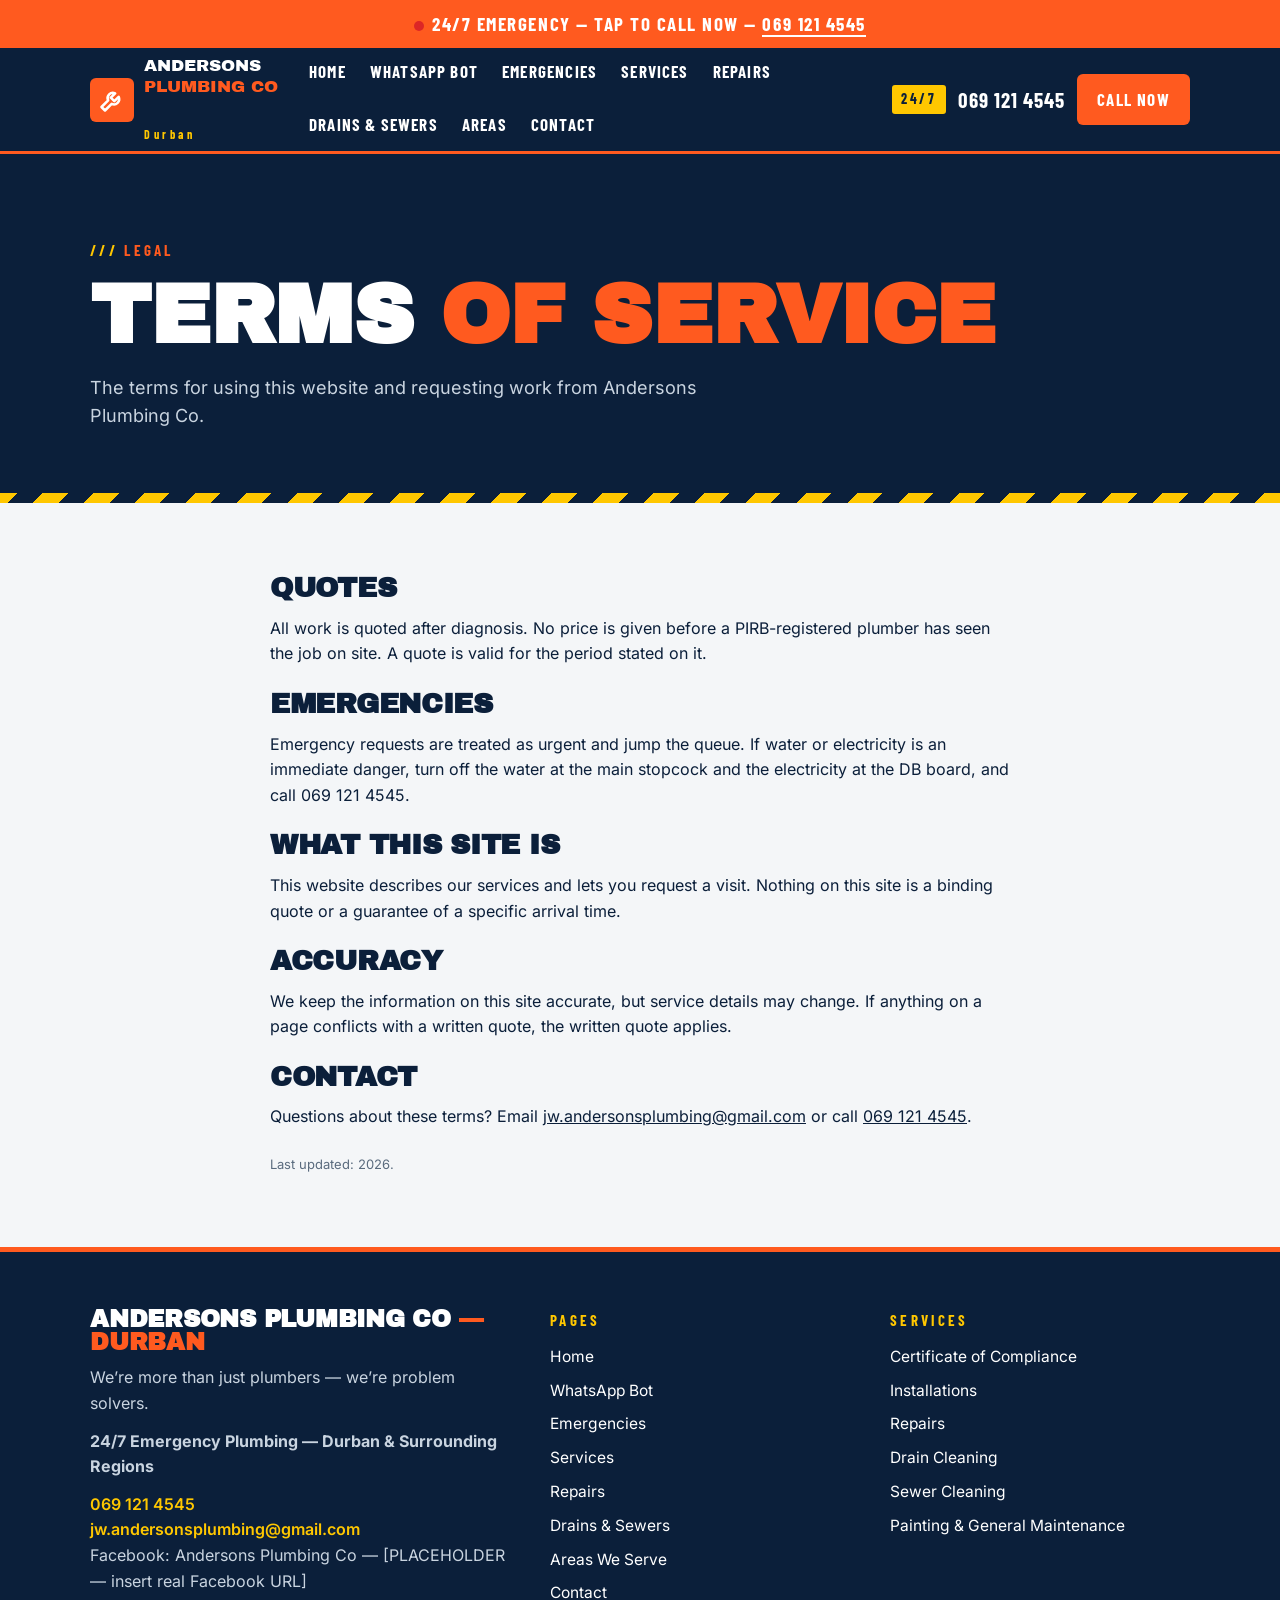
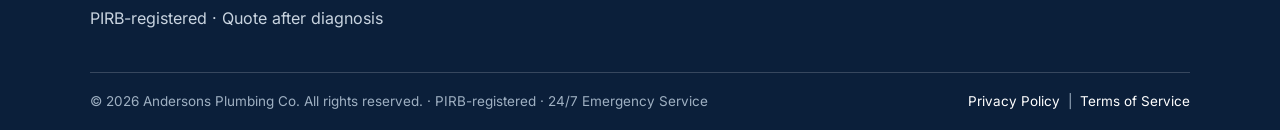
<file: terms.html>
<!DOCTYPE html>
<html lang="en">
<head>
<meta charset="UTF-8">
<meta name="viewport" content="width=device-width, initial-scale=1.0">
<title>Terms of Service | Andersons Plumbing Co</title>
<meta name="description" content="Terms of Service for Andersons Plumbing Co — quotes after diagnosis, emergencies, and use of this website.">
<meta property="og:title" content="Terms of Service | Andersons Plumbing Co">
<meta property="og:description" content="Terms of Service for Andersons Plumbing Co — quotes after diagnosis, emergencies, and use of this website.">
<meta property="og:type" content="website">
<link rel="stylesheet" href="assets/css/style.css">
</head>
<body>
<div class="topbar">
<div class="emergency-band"><span class="beacon" aria-hidden="true"></span>24/7 Emergency — Tap to call now — <a href="tel:0691214545">069 121 4545</a></div>
<header class="site-header">
<div class="wrap">
<a class="logo" href="index.html" aria-label="Andersons Plumbing Co — home">
<span class="logo-mark" aria-hidden="true"><svg viewBox="0 0 24 24" fill="none" stroke="#fff" stroke-width="2.2" stroke-linecap="round" stroke-linejoin="round"><path d="M14.7 6.3a4.5 4.5 0 0 0-6 6L3 18l3 3 5.7-5.7a4.5 4.5 0 0 0 6-6L14 13l-3-3 3.7-3.7z"/></svg></span>
<span><span class="logo-name">Andersons<br><span>Plumbing Co</span></span><br><span class="logo-tag">Durban</span></span>
</a>
<button class="nav-toggle" type="button" aria-expanded="false" aria-controls="main-nav">MENU ☰</button>
<nav class="main-nav" id="main-nav" aria-label="Main navigation"><ul><li><a href="index.html">Home</a></li><li><a href="whatsapp-bot.html">WhatsApp Bot</a></li><li><a href="emergencies.html">Emergencies</a></li><li><a href="services.html">Services</a></li><li><a href="repairs.html">Repairs</a></li><li><a href="drains-sewers.html">Drains & Sewers</a></li><li><a href="areas.html">Areas</a></li><li><a href="contact.html">Contact</a></li></ul></nav>
<div class="header-cta">
<span class="badge-247">24/7</span>
<a class="header-phone" href="tel:0691214545">069 121 4545</a>
<a class="btn btn-orange btn-sm" href="tel:0691214545">Call Now</a>
</div>
</div>
</header>
</div>
<main>

<section class="hero"><div class="wrap">
<p class="eyebrow"><span class="tick">///</span> Legal</p>
<h1>Terms <span class="accent">of Service</span></h1>
<p class="lede">The terms for using this website and requesting work from Andersons Plumbing Co.</p>
</div></section>
<section class="on-light"><div class="wrap" style="max-width:780px">
<h2 style="font-size:28px;margin-bottom:14px">Quotes</h2>
<p>All work is quoted after diagnosis. No price is given before a PIRB-registered plumber has seen the job on site. A quote is valid for the period stated on it.</p>
<h2 style="font-size:28px;margin:24px 0 14px">Emergencies</h2>
<p>Emergency requests are treated as urgent and jump the queue. If water or electricity is an immediate danger, turn off the water at the main stopcock and the electricity at the DB board, and call 069 121 4545.</p>
<h2 style="font-size:28px;margin:24px 0 14px">What this site is</h2>
<p>This website describes our services and lets you request a visit. Nothing on this site is a binding quote or a guarantee of a specific arrival time.</p>
<h2 style="font-size:28px;margin:24px 0 14px">Accuracy</h2>
<p>We keep the information on this site accurate, but service details may change. If anything on a page conflicts with a written quote, the written quote applies.</p>
<h2 style="font-size:28px;margin:24px 0 14px">Contact</h2>
<p>Questions about these terms? Email <a href="mailto:jw.andersonsplumbing@gmail.com">jw.andersonsplumbing@gmail.com</a> or call <a href="tel:0691214545">069 121 4545</a>.</p>
<p class="small muted" style="margin-top:24px">Last updated: 2026.</p>
</div></section>
</main>
<footer class="site-footer">
<div class="wrap">
<div class="footer-grid">
<div>
<h3>Andersons Plumbing Co <span class="accent">— Durban</span></h3>
<p>We&rsquo;re more than just plumbers &mdash; we&rsquo;re problem solvers.</p>
<p style="margin-top:12px"><strong>24/7 Emergency Plumbing &mdash; Durban &amp; Surrounding Regions</strong></p>
<p class="f-contact" style="margin-top:12px"><a href="tel:0691214545">069 121 4545</a><br><a href="mailto:jw.andersonsplumbing@gmail.com">jw.andersonsplumbing@gmail.com</a><br>Facebook: Andersons Plumbing Co &mdash; [PLACEHOLDER &mdash; insert real Facebook URL]</p>
<p style="margin-top:12px">PIRB-registered &middot; Quote after diagnosis</p>
</div>
<div>
<p class="f-label">Pages</p>
<ul>
<li><a href="index.html">Home</a></li>
<li><a href="whatsapp-bot.html">WhatsApp Bot</a></li>
<li><a href="emergencies.html">Emergencies</a></li>
<li><a href="services.html">Services</a></li>
<li><a href="repairs.html">Repairs</a></li>
<li><a href="drains-sewers.html">Drains &amp; Sewers</a></li>
<li><a href="areas.html">Areas We Serve</a></li>
<li><a href="contact.html">Contact</a></li>
</ul>
</div>
<div>
<p class="f-label">Services</p>
<ul>
<li><a href="services.html">Certificate of Compliance</a></li>
<li><a href="services.html">Installations</a></li>
<li><a href="repairs.html">Repairs</a></li>
<li><a href="drains-sewers.html">Drain Cleaning</a></li>
<li><a href="drains-sewers.html">Sewer Cleaning</a></li>
<li><a href="services.html">Painting &amp; General Maintenance</a></li>
</ul>
</div>
</div>
<div class="footer-bottom">
<span>&copy; <span data-year>2026</span> Andersons Plumbing Co. All rights reserved. &middot; PIRB-registered &middot; 24/7 Emergency Service</span>
<span><a href="privacy.html">Privacy Policy</a> &nbsp;|&nbsp; <a href="terms.html">Terms of Service</a></span>
</div>
</div>
</footer>
<script src="assets/js/main.js"></script>
</body>
</html>
</file>
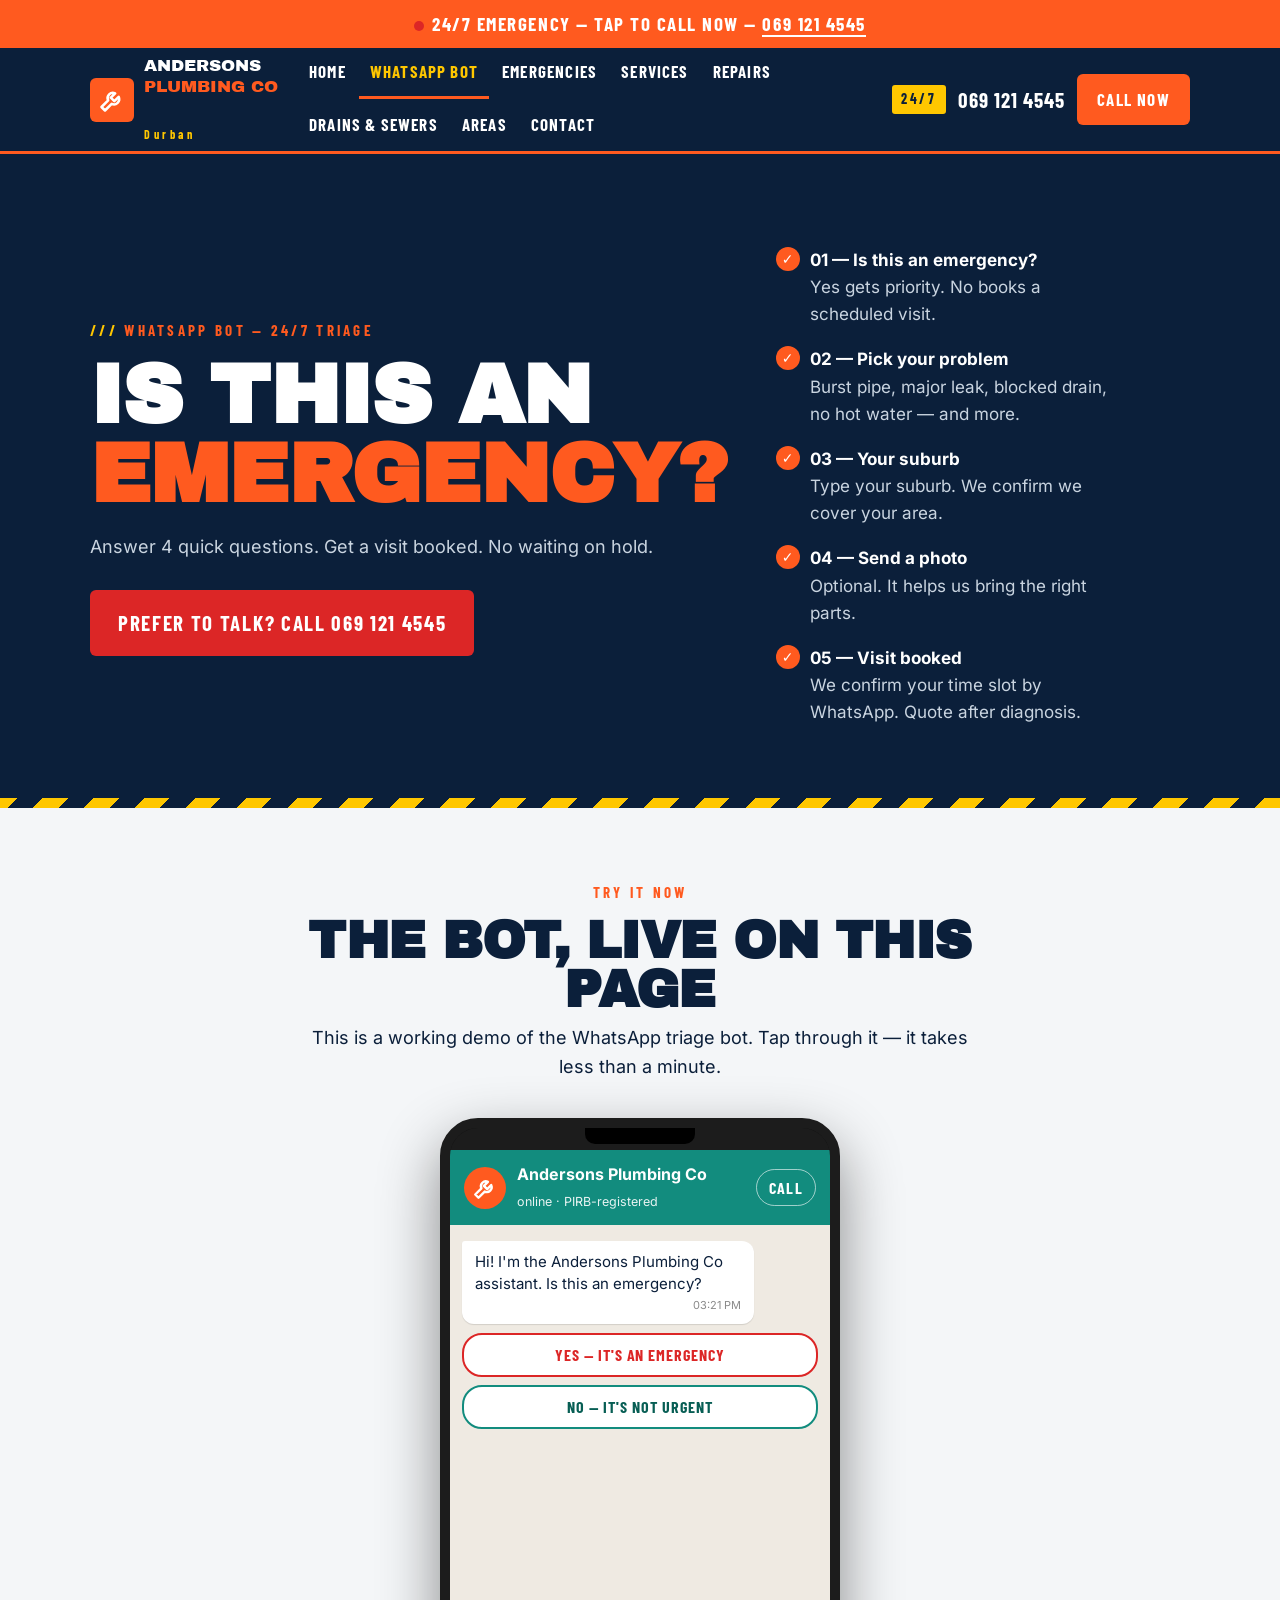
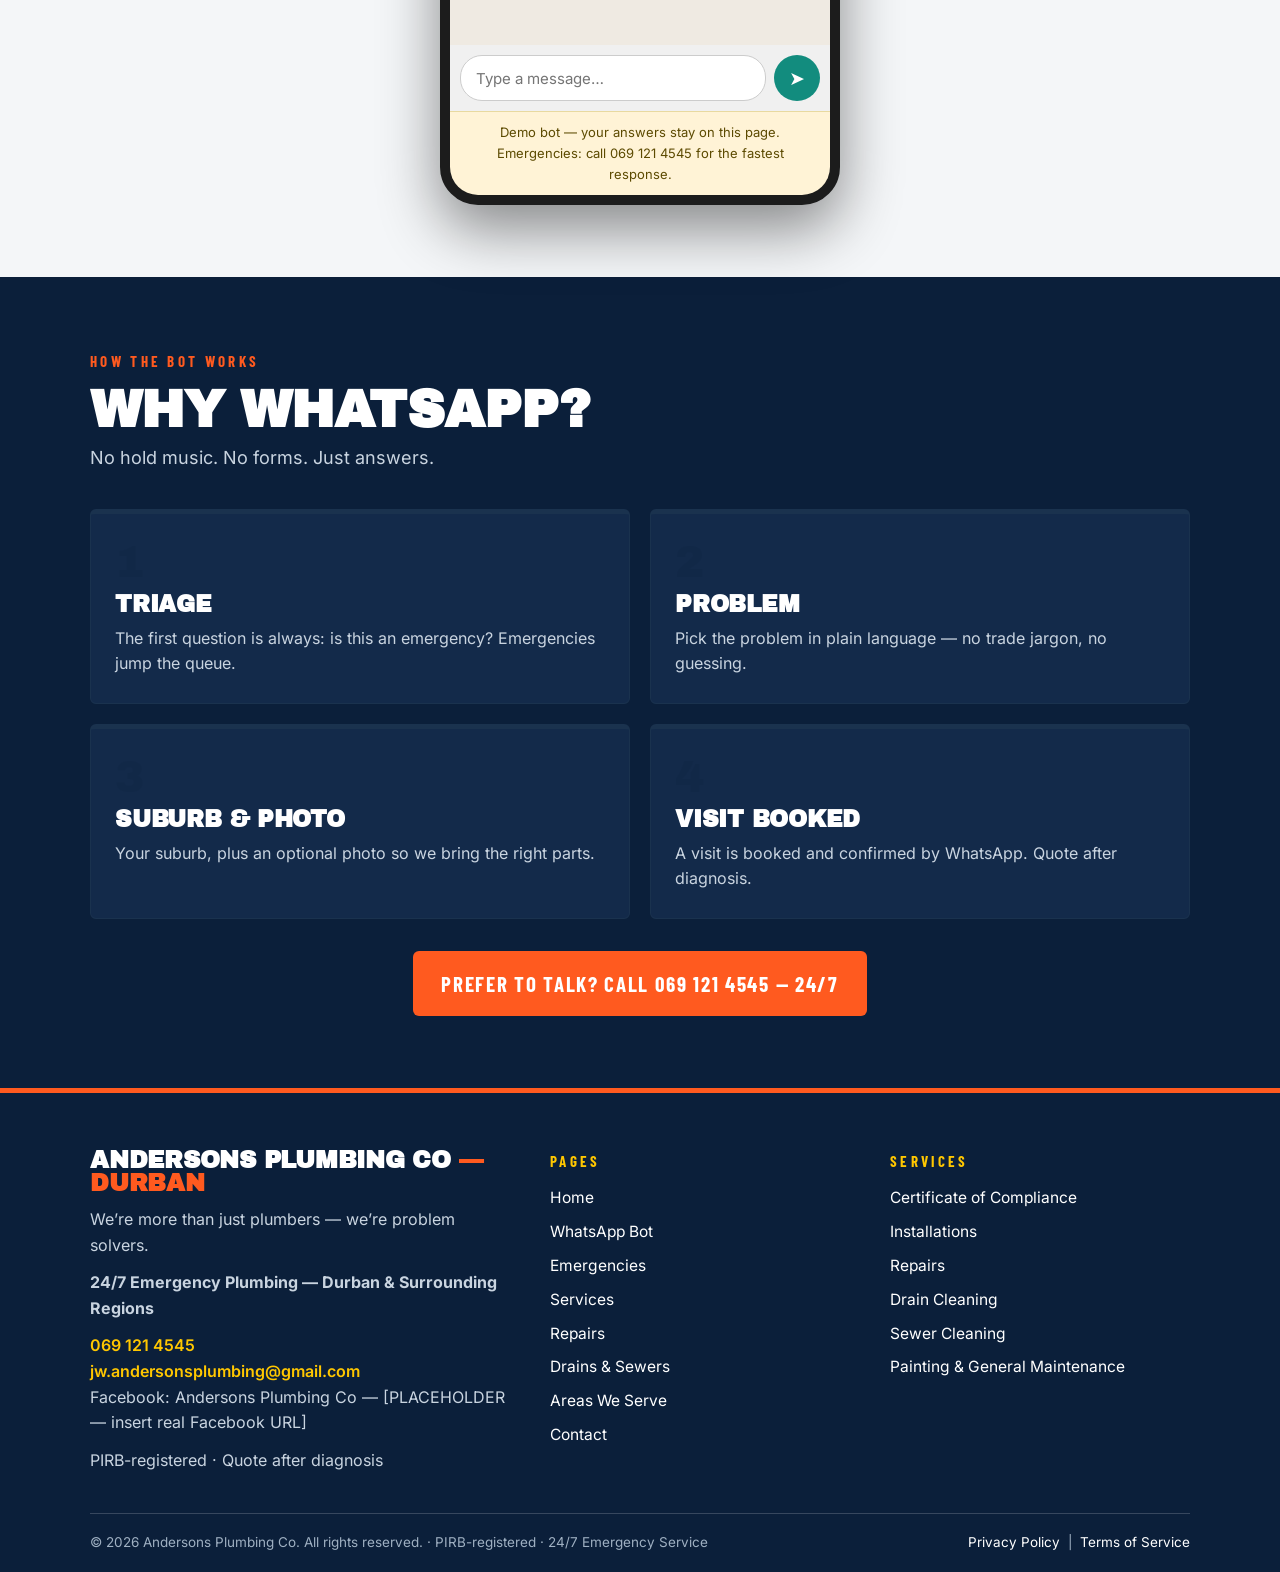
<file: whatsapp-bot.html>
<!DOCTYPE html>
<html lang="en">
<head>
<meta charset="UTF-8">
<meta name="viewport" content="width=device-width, initial-scale=1.0">
<title>WhatsApp Bot — 24/7 Triage | Andersons Plumbing Co</title>
<meta name="description" content="Try the Andersons Plumbing Co WhatsApp triage bot: is this an emergency, pick your problem, suburb, photo, visit booked. Quote after diagnosis.">
<meta property="og:title" content="WhatsApp Bot — 24/7 Triage | Andersons Plumbing Co">
<meta property="og:description" content="Try the Andersons Plumbing Co WhatsApp triage bot: is this an emergency, pick your problem, suburb, photo, visit booked. Quote after diagnosis.">
<meta property="og:type" content="website">
<link rel="stylesheet" href="assets/css/style.css">
</head>
<body>
<div class="topbar">
<div class="emergency-band"><span class="beacon" aria-hidden="true"></span>24/7 Emergency — Tap to call now — <a href="tel:0691214545">069 121 4545</a></div>
<header class="site-header">
<div class="wrap">
<a class="logo" href="index.html" aria-label="Andersons Plumbing Co — home">
<span class="logo-mark" aria-hidden="true"><svg viewBox="0 0 24 24" fill="none" stroke="#fff" stroke-width="2.2" stroke-linecap="round" stroke-linejoin="round"><path d="M14.7 6.3a4.5 4.5 0 0 0-6 6L3 18l3 3 5.7-5.7a4.5 4.5 0 0 0 6-6L14 13l-3-3 3.7-3.7z"/></svg></span>
<span><span class="logo-name">Andersons<br><span>Plumbing Co</span></span><br><span class="logo-tag">Durban</span></span>
</a>
<button class="nav-toggle" type="button" aria-expanded="false" aria-controls="main-nav">MENU ☰</button>
<nav class="main-nav" id="main-nav" aria-label="Main navigation"><ul><li><a href="index.html">Home</a></li><li><a href="whatsapp-bot.html" aria-current="page">WhatsApp Bot</a></li><li><a href="emergencies.html">Emergencies</a></li><li><a href="services.html">Services</a></li><li><a href="repairs.html">Repairs</a></li><li><a href="drains-sewers.html">Drains & Sewers</a></li><li><a href="areas.html">Areas</a></li><li><a href="contact.html">Contact</a></li></ul></nav>
<div class="header-cta">
<span class="badge-247">24/7</span>
<a class="header-phone" href="tel:0691214545">069 121 4545</a>
<a class="btn btn-orange btn-sm" href="tel:0691214545">Call Now</a>
</div>
</div>
</header>
</div>
<main>

<section class="hero"><div class="wrap hero-grid">
<div>
<p class="eyebrow"><span class="tick">///</span> WhatsApp Bot — 24/7 Triage</p>
<h1>Is this an <span class="accent">emergency?</span></h1>
<p class="lede">Answer 4 quick questions. Get a visit booked. No waiting on hold.</p>
<div class="hero-ctas">
<a class="btn btn-red" href="tel:0691214545">Prefer to talk? Call 069 121 4545</a>
</div>
</div>
<div>
<ol class="check-list" style="color:#fff">
<li><strong>01 — Is this an emergency?</strong><br><span style="color:#C9D4E0">Yes gets priority. No books a scheduled visit.</span></li>
<li><strong>02 — Pick your problem</strong><br><span style="color:#C9D4E0">Burst pipe, major leak, blocked drain, no hot water &mdash; and more.</span></li>
<li><strong>03 — Your suburb</strong><br><span style="color:#C9D4E0">Type your suburb. We confirm we cover your area.</span></li>
<li><strong>04 — Send a photo</strong><br><span style="color:#C9D4E0">Optional. It helps us bring the right parts.</span></li>
<li><strong>05 — Visit booked</strong><br><span style="color:#C9D4E0">We confirm your time slot by WhatsApp. Quote after diagnosis.</span></li>
</ol>
</div>
</div></section>
<section class="on-light"><div class="wrap">
<div class="section-head center"><p class="eyebrow">Try it now</p><h2>The bot, live on this page</h2><p class="lede">This is a working demo of the WhatsApp triage bot. Tap through it &mdash; it takes less than a minute.</p></div>
<div class="phone-wrap">
<div class="phone">
<div class="phone-notch"></div>
<div class="wa-header">
<span class="wa-avatar" aria-hidden="true"><svg viewBox="0 0 24 24" fill="none" stroke="#fff" stroke-width="2.2" stroke-linecap="round" stroke-linejoin="round"><path d="M14.7 6.3a4.5 4.5 0 0 0-6 6L3 18l3 3 5.7-5.7a4.5 4.5 0 0 0 6-6L14 13l-3-3 3.7-3.7z"/></svg></span>
<span><span class="wa-name">Andersons Plumbing Co</span><br><span class="wa-status">online &middot; PIRB-registered</span></span>
<a class="wa-call" href="tel:0691214545">CALL</a>
</div>
<div class="chat" id="bot-chat" aria-live="polite" aria-label="WhatsApp triage bot chat"></div>
<div class="chat-input-row" id="bot-input-row">
<input type="text" id="bot-free-input" placeholder="Type a message…" aria-label="Type a message">
<button type="button" id="bot-send" aria-label="Send message">&#10148;</button>
</div>
<div class="bot-note">Demo bot &mdash; your answers stay on this page. Emergencies: call 069 121 4545 for the fastest response.</div>
</div>
</div>
</div></section>
<section class="on-navy"><div class="wrap">
<div class="section-head"><p class="eyebrow">How the bot works</p><h2>Why WhatsApp?</h2><p class="lede">No hold music. No forms. Just answers.</p></div>
<div class="card-grid cols-2">
<article class="card dark reveal"><span class="card-num">1</span><h3>Triage</h3><p>The first question is always: is this an emergency? Emergencies jump the queue.</p></article>
<article class="card dark reveal"><span class="card-num">2</span><h3>Problem</h3><p>Pick the problem in plain language &mdash; no trade jargon, no guessing.</p></article>
<article class="card dark reveal"><span class="card-num">3</span><h3>Suburb &amp; Photo</h3><p>Your suburb, plus an optional photo so we bring the right parts.</p></article>
<article class="card dark reveal"><span class="card-num">4</span><h3>Visit Booked</h3><p>A visit is booked and confirmed by WhatsApp. Quote after diagnosis.</p></article>
</div>
<p style="margin-top:32px;text-align:center"><a class="btn btn-orange" href="tel:0691214545">Prefer to talk? Call 069 121 4545 — 24/7</a></p>
</div></section>
</main>
<footer class="site-footer">
<div class="wrap">
<div class="footer-grid">
<div>
<h3>Andersons Plumbing Co <span class="accent">— Durban</span></h3>
<p>We&rsquo;re more than just plumbers &mdash; we&rsquo;re problem solvers.</p>
<p style="margin-top:12px"><strong>24/7 Emergency Plumbing &mdash; Durban &amp; Surrounding Regions</strong></p>
<p class="f-contact" style="margin-top:12px"><a href="tel:0691214545">069 121 4545</a><br><a href="mailto:jw.andersonsplumbing@gmail.com">jw.andersonsplumbing@gmail.com</a><br>Facebook: Andersons Plumbing Co &mdash; [PLACEHOLDER &mdash; insert real Facebook URL]</p>
<p style="margin-top:12px">PIRB-registered &middot; Quote after diagnosis</p>
</div>
<div>
<p class="f-label">Pages</p>
<ul>
<li><a href="index.html">Home</a></li>
<li><a href="whatsapp-bot.html">WhatsApp Bot</a></li>
<li><a href="emergencies.html">Emergencies</a></li>
<li><a href="services.html">Services</a></li>
<li><a href="repairs.html">Repairs</a></li>
<li><a href="drains-sewers.html">Drains &amp; Sewers</a></li>
<li><a href="areas.html">Areas We Serve</a></li>
<li><a href="contact.html">Contact</a></li>
</ul>
</div>
<div>
<p class="f-label">Services</p>
<ul>
<li><a href="services.html">Certificate of Compliance</a></li>
<li><a href="services.html">Installations</a></li>
<li><a href="repairs.html">Repairs</a></li>
<li><a href="drains-sewers.html">Drain Cleaning</a></li>
<li><a href="drains-sewers.html">Sewer Cleaning</a></li>
<li><a href="services.html">Painting &amp; General Maintenance</a></li>
</ul>
</div>
</div>
<div class="footer-bottom">
<span>&copy; <span data-year>2026</span> Andersons Plumbing Co. All rights reserved. &middot; PIRB-registered &middot; 24/7 Emergency Service</span>
<span><a href="privacy.html">Privacy Policy</a> &nbsp;|&nbsp; <a href="terms.html">Terms of Service</a></span>
</div>
</div>
</footer>
<script src="assets/js/main.js"></script>
</body>
</html>
</file>
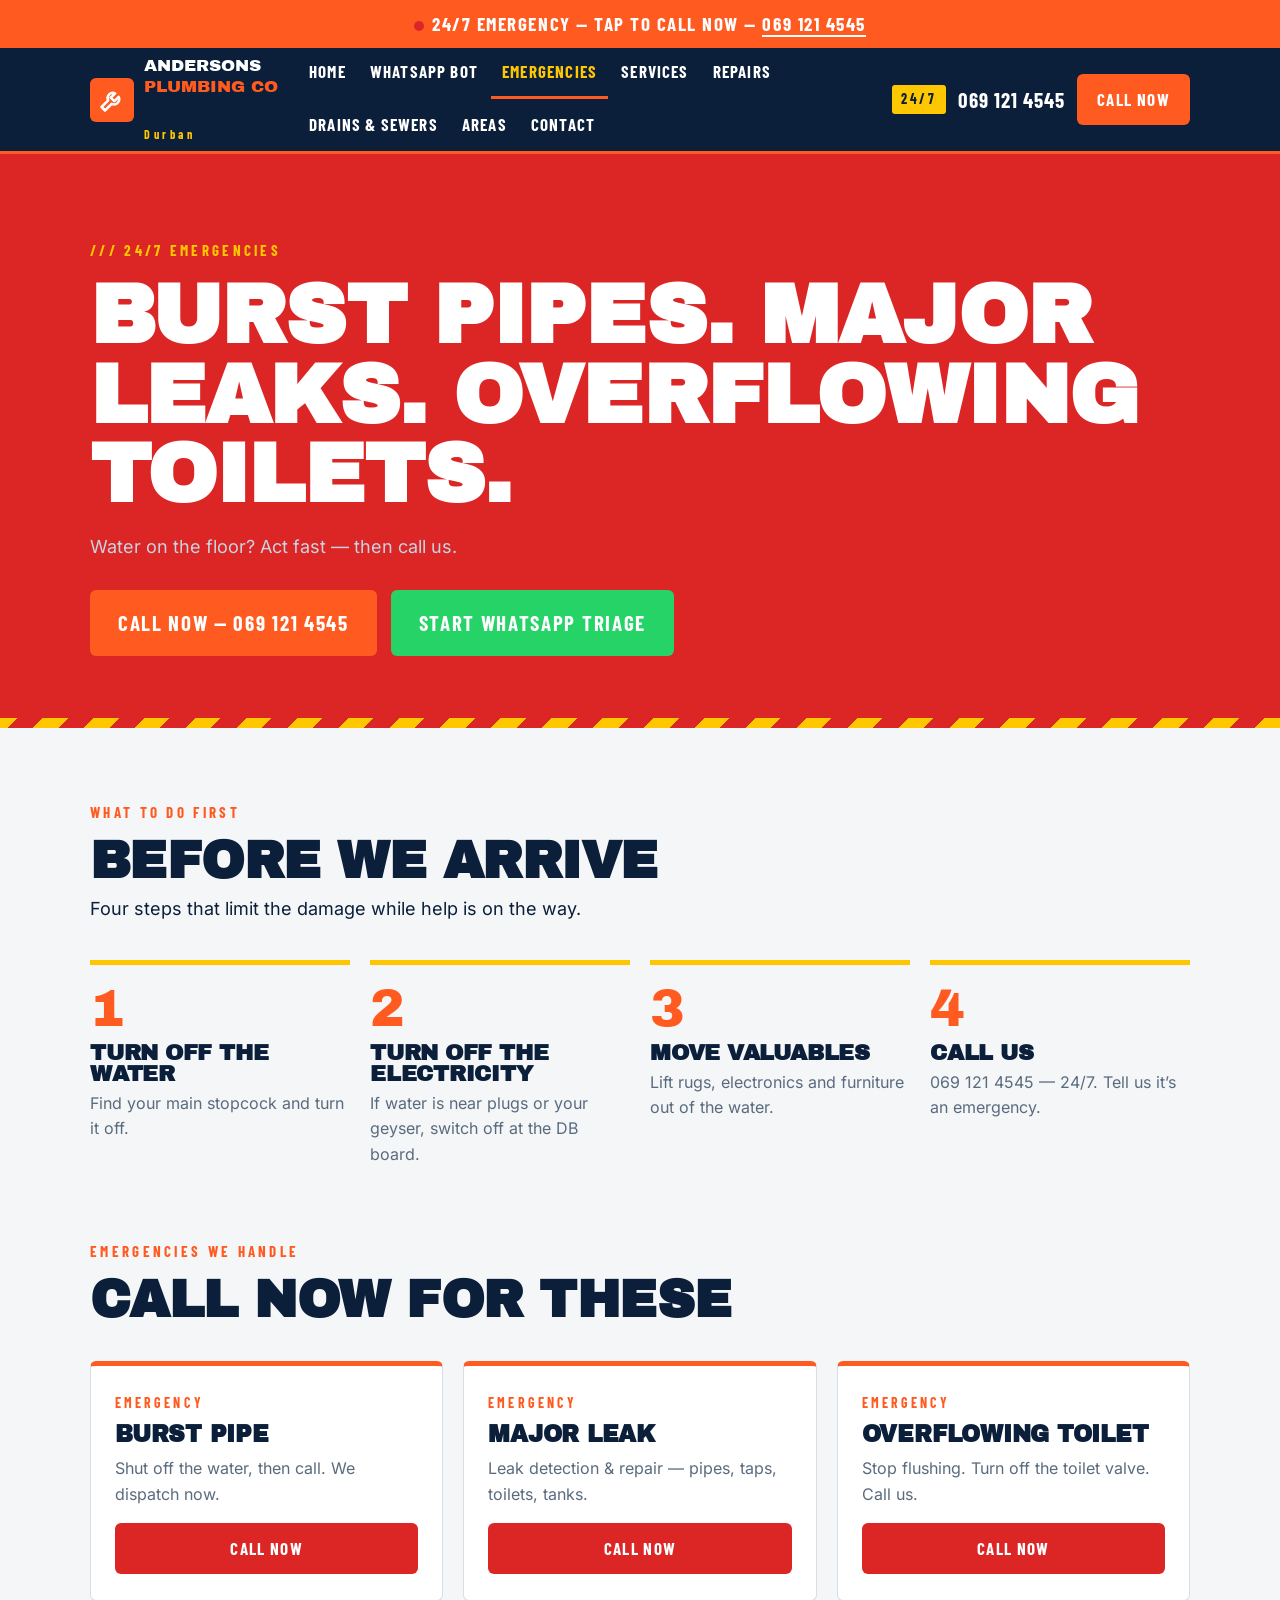
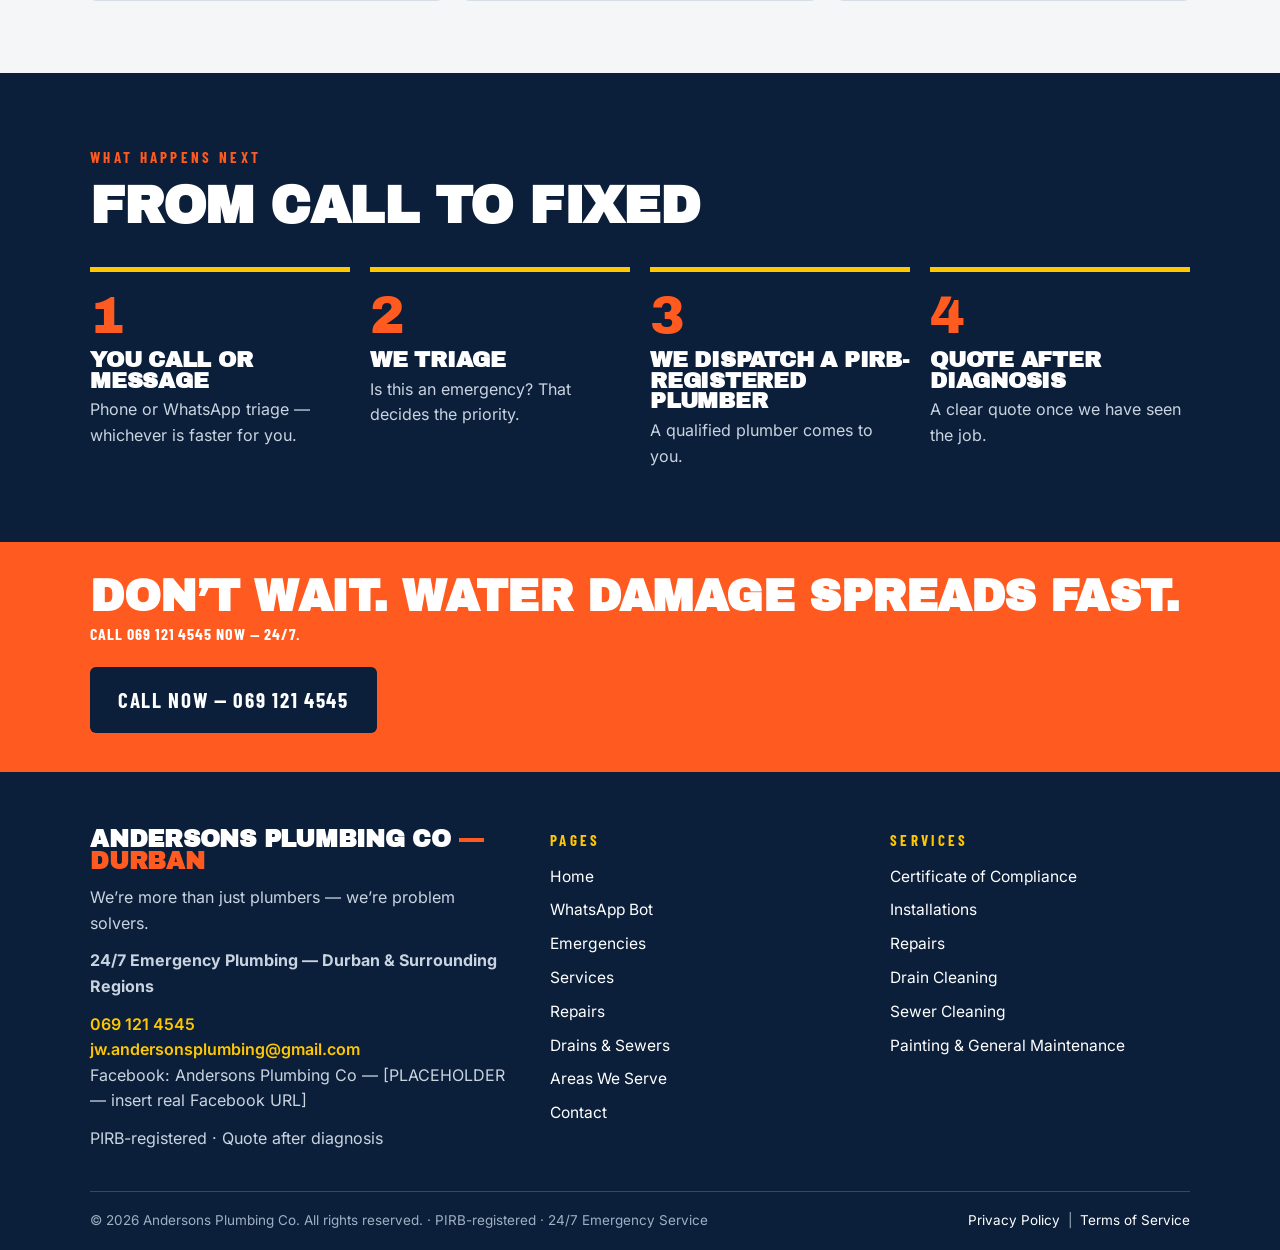
<file: emergencias/emergencies.html>
<!DOCTYPE html>
<html lang="en">
<head>
<meta charset="UTF-8">
<meta name="viewport" content="width=device-width, initial-scale=1.0">
<title>24/7 Emergencies — Burst Pipes, Leaks | Andersons Plumbing Co</title>
<meta name="description" content="Burst pipe, major leak or overflowing toilet in Durban? What to do first, then call Andersons Plumbing Co on 069 121 4545 — 24/7.">
<meta property="og:title" content="24/7 Emergencies — Burst Pipes, Leaks | Andersons Plumbing Co">
<meta property="og:description" content="Burst pipe, major leak or overflowing toilet in Durban? What to do first, then call Andersons Plumbing Co on 069 121 4545 — 24/7.">
<meta property="og:type" content="website">
<link rel="stylesheet" href="../assets/css/style.css">
</head>
<body>
<div class="topbar">
<div class="emergency-band"><span class="beacon" aria-hidden="true"></span>24/7 Emergency — Tap to call now — <a href="tel:0691214545">069 121 4545</a></div>
<header class="site-header">
<div class="wrap">
<a class="logo" href="../index.html" aria-label="Andersons Plumbing Co — home">
<span class="logo-mark" aria-hidden="true"><svg viewBox="0 0 24 24" fill="none" stroke="#fff" stroke-width="2.2" stroke-linecap="round" stroke-linejoin="round"><path d="M14.7 6.3a4.5 4.5 0 0 0-6 6L3 18l3 3 5.7-5.7a4.5 4.5 0 0 0 6-6L14 13l-3-3 3.7-3.7z"/></svg></span>
<span><span class="logo-name">Andersons<br><span>Plumbing Co</span></span><br><span class="logo-tag">Durban</span></span>
</a>
<button class="nav-toggle" type="button" aria-expanded="false" aria-controls="main-nav">MENU ☰</button>
<nav class="main-nav" id="main-nav" aria-label="Main navigation"><ul><li><a href="../index.html">Home</a></li><li><a href="../whatsapp-bot.html">WhatsApp Bot</a></li><li><a href="../emergencies.html" aria-current="page">Emergencies</a></li><li><a href="../services.html">Services</a></li><li><a href="../repairs.html">Repairs</a></li><li><a href="../drains-sewers.html">Drains & Sewers</a></li><li><a href="../areas.html">Areas</a></li><li><a href="../contact.html">Contact</a></li></ul></nav>
<div class="header-cta">
<span class="badge-247">24/7</span>
<a class="header-phone" href="tel:0691214545">069 121 4545</a>
<a class="btn btn-orange btn-sm" href="tel:0691214545">Call Now</a>
</div>
</div>
</header>
</div>
<main>

<section class="hero hero-red"><div class="wrap">
<p class="eyebrow" style="color:var(--yellow)"><span class="tick">///</span> 24/7 Emergencies</p>
<h1>Burst pipes. Major leaks. Overflowing toilets.</h1>
<p class="lede">Water on the floor? Act fast &mdash; then call us.</p>
<div class="hero-ctas">
<a class="btn btn-orange" href="tel:0691214545">Call Now — 069 121 4545</a>
<a class="btn btn-wa" href="../whatsapp-bot.html">Start WhatsApp Triage</a>
</div>
</div></section>
<section class="on-light"><div class="wrap">
<div class="section-head"><p class="eyebrow">What to do first</p><h2>Before we arrive</h2><p class="lede">Four steps that limit the damage while help is on the way.</p></div>
<div class="steps">
<div class="step reveal"><div class="n">1</div><h3>Turn off the water</h3><p>Find your main stopcock and turn it off.</p></div>
<div class="step reveal"><div class="n">2</div><h3>Turn off the electricity</h3><p>If water is near plugs or your geyser, switch off at the DB board.</p></div>
<div class="step reveal"><div class="n">3</div><h3>Move valuables</h3><p>Lift rugs, electronics and furniture out of the water.</p></div>
<div class="step reveal"><div class="n">4</div><h3>Call us</h3><p>069 121 4545 &mdash; 24/7. Tell us it&rsquo;s an emergency.</p></div>
</div>
</div></section>
<section class="on-light" style="padding-top:0"><div class="wrap">
<div class="section-head"><p class="eyebrow">Emergencies we handle</p><h2>Call now for these</h2></div>
<div class="card-grid cols-3">
<article class="card reveal"><span class="kicker">Emergency</span><h3>Burst Pipe</h3><p>Shut off the water, then call. We dispatch now.</p><a class="btn btn-red btn-sm" href="tel:0691214545">Call Now</a></article>
<article class="card reveal"><span class="kicker">Emergency</span><h3>Major Leak</h3><p>Leak detection &amp; repair &mdash; pipes, taps, toilets, tanks.</p><a class="btn btn-red btn-sm" href="tel:0691214545">Call Now</a></article>
<article class="card reveal"><span class="kicker">Emergency</span><h3>Overflowing Toilet</h3><p>Stop flushing. Turn off the toilet valve. Call us.</p><a class="btn btn-red btn-sm" href="tel:0691214545">Call Now</a></article>
</div>
</div></section>
<section class="on-navy"><div class="wrap">
<div class="section-head"><p class="eyebrow">What happens next</p><h2>From call to fixed</h2></div>
<div class="steps">
<div class="step reveal"><div class="n">1</div><h3>You call or message</h3><p>Phone or WhatsApp triage &mdash; whichever is faster for you.</p></div>
<div class="step reveal"><div class="n">2</div><h3>We triage</h3><p>Is this an emergency? That decides the priority.</p></div>
<div class="step reveal"><div class="n">3</div><h3>We dispatch a PIRB-registered plumber</h3><p>A qualified plumber comes to you.</p></div>
<div class="step reveal"><div class="n">4</div><h3>Quote after diagnosis</h3><p>A clear quote once we have seen the job.</p></div>
</div>
</div></section>
<section class="hazard-band"><div class="wrap">
<div><h2>Don&rsquo;t wait. Water damage spreads fast.</h2><p class="sub" style="color:#fff;margin-top:8px">Call 069 121 4545 now — 24/7.</p></div>
<a class="btn btn-navy" href="tel:0691214545">Call Now — 069 121 4545</a>
</div></section>
</main>
<footer class="site-footer">
<div class="wrap">
<div class="footer-grid">
<div>
<h3>Andersons Plumbing Co <span class="accent">— Durban</span></h3>
<p>We&rsquo;re more than just plumbers &mdash; we&rsquo;re problem solvers.</p>
<p style="margin-top:12px"><strong>24/7 Emergency Plumbing &mdash; Durban &amp; Surrounding Regions</strong></p>
<p class="f-contact" style="margin-top:12px"><a href="tel:0691214545">069 121 4545</a><br><a href="mailto:jw.andersonsplumbing@gmail.com">jw.andersonsplumbing@gmail.com</a><br>Facebook: Andersons Plumbing Co &mdash; [PLACEHOLDER &mdash; insert real Facebook URL]</p>
<p style="margin-top:12px">PIRB-registered &middot; Quote after diagnosis</p>
</div>
<div>
<p class="f-label">Pages</p>
<ul>
<li><a href="../index.html">Home</a></li>
<li><a href="../whatsapp-bot.html">WhatsApp Bot</a></li>
<li><a href="../emergencies.html">Emergencies</a></li>
<li><a href="../services.html">Services</a></li>
<li><a href="../repairs.html">Repairs</a></li>
<li><a href="../drains-sewers.html">Drains &amp; Sewers</a></li>
<li><a href="../areas.html">Areas We Serve</a></li>
<li><a href="../contact.html">Contact</a></li>
</ul>
</div>
<div>
<p class="f-label">Services</p>
<ul>
<li><a href="../services.html">Certificate of Compliance</a></li>
<li><a href="../services.html">Installations</a></li>
<li><a href="../repairs.html">Repairs</a></li>
<li><a href="../drains-sewers.html">Drain Cleaning</a></li>
<li><a href="../drains-sewers.html">Sewer Cleaning</a></li>
<li><a href="../services.html">Painting &amp; General Maintenance</a></li>
</ul>
</div>
</div>
<div class="footer-bottom">
<span>&copy; <span data-year>2026</span> Andersons Plumbing Co. All rights reserved. &middot; PIRB-registered &middot; 24/7 Emergency Service</span>
<span><a href="../privacy.html">Privacy Policy</a> &nbsp;|&nbsp; <a href="../terms.html">Terms of Service</a></span>
</div>
</div>
</footer>
<script src="../assets/js/main.js"></script>
</body>
</html>
</file>
<file: assets/css/style.css>
/* Andersons Plumbing Co — "Midnight Dispatch" design system
   Tokens from STITCH-EXPORT.md §A. Business name constant lives in main.js. */
/* Self-hosted fonts (Google Fonts, OFL — latin subsets, downloaded 2026-11-10).
   No external font request: the VM's Chromium tunnel blocks fonts.googleapis.com. */
@font-face{font-family:"Archivo Black";font-style:normal;font-weight:400;font-display:swap;src:url(../fonts/archivo-black-400.woff2) format("woff2")}
@font-face{font-family:"Barlow Condensed";font-style:normal;font-weight:600;font-display:swap;src:url(../fonts/barlow-condensed-600.woff2) format("woff2")}
@font-face{font-family:"Barlow Condensed";font-style:normal;font-weight:700;font-display:swap;src:url(../fonts/barlow-condensed-700.woff2) format("woff2")}
@font-face{font-family:"Inter";font-style:normal;font-weight:100 900;font-display:swap;src:url(../fonts/inter-var.woff2) format("woff2")}
:root{
  --navy:#0B1F3A; --navy-2:#132A4A; --navy-3:#1A324E; --navy-4:#33567A;
  --orange:#FF5A1F; --orange-2:#FF6D37; --yellow:#FFC700; --red:#DC2626;
  --signal:#F4F6F8; --white:#FFFFFF; --ink:#0B1F3A; --muted:#5A6B7E;
  --line:#D8DEE6; --wa:#25D366; --wa-dark:#075E54; --wa-head:#128C7E;
  --chat-bg:#EFEAE2; --bubble-user:#DCF8C6;
  --font-display:"Archivo Black", "Arial Black", sans-serif;
  --font-sub:"Barlow Condensed","Arial Narrow",sans-serif;
  --font-body:"Inter",system-ui,-apple-system,"Segoe UI",sans-serif;
  --radius:6px;
}
*{box-sizing:border-box;margin:0;padding:0}
html{scroll-behavior:smooth}
body{background:var(--navy);color:var(--ink);font-family:var(--font-body);font-size:16px;line-height:1.6;-webkit-font-smoothing:antialiased}
::selection{background:var(--orange);color:#fff}
a{color:inherit}
img,svg{max-width:100%}
button{font-family:inherit;cursor:pointer}
:focus-visible{outline:3px solid var(--yellow);outline-offset:2px}
.wrap{max-width:1140px;margin:0 auto;padding:0 20px}
section{padding:72px 0}
h1,h2,h3{font-family:var(--font-display);text-transform:uppercase;line-height:.95;letter-spacing:-.01em}
h1{font-size:clamp(40px,7vw,84px)}
h2{font-size:clamp(30px,4.5vw,52px)}
h3{font-size:clamp(20px,2.6vw,28px)}
.sub{font-family:var(--font-sub);font-weight:700;text-transform:uppercase;letter-spacing:.06em;line-height:1.1}
.eyebrow{font-family:var(--font-sub);font-weight:700;font-size:15px;letter-spacing:.22em;text-transform:uppercase;color:var(--orange)}
.eyebrow .tick{color:var(--yellow)}
.lede{font-size:18px;max-width:62ch}
.muted{color:var(--muted)}
.small{font-size:13px}

/* ---------- Pinned emergency band + sticky header ---------- */
.topbar{position:sticky;top:0;z-index:60}
.emergency-band{background:var(--orange);color:#fff;text-align:center;padding:9px 12px;font-family:var(--font-sub);font-weight:700;font-size:19px;letter-spacing:.08em;text-transform:uppercase}
.emergency-band a{color:#fff;text-decoration:none;border-bottom:2px solid #fff}
.emergency-band .beacon{display:inline-block;width:10px;height:10px;border-radius:50%;background:var(--red);margin-right:8px;animation:beacon 2s infinite}
@keyframes beacon{0%,100%{box-shadow:0 0 0 0 rgba(220,38,38,.7)}50%{box-shadow:0 0 0 7px rgba(220,38,38,0)}}
.site-header{background:var(--navy);color:#fff;border-bottom:3px solid var(--orange)}
.site-header .wrap{display:flex;align-items:center;gap:20px;min-height:72px}
.logo{display:flex;align-items:center;gap:10px;text-decoration:none;color:#fff;flex-shrink:0}
.logo-mark{width:44px;height:44px;background:var(--orange);border-radius:var(--radius);display:grid;place-items:center;flex-shrink:0}
.logo-mark svg{width:28px;height:28px}
.logo-name{font-family:var(--font-display);font-size:17px;line-height:1;text-transform:uppercase}
.logo-name span{display:block;color:var(--orange)}
.logo-tag{font-family:var(--font-sub);font-weight:700;font-size:12px;letter-spacing:.3em;color:var(--yellow)}
.main-nav{margin-left:auto}
.main-nav ul{display:flex;list-style:none;gap:2px;flex-wrap:wrap}
.main-nav a{display:block;padding:10px 11px;color:#fff;text-decoration:none;font-family:var(--font-sub);font-weight:700;font-size:17px;letter-spacing:.07em;text-transform:uppercase;border-bottom:3px solid transparent}
.main-nav a:hover,.main-nav a[aria-current="page"]{color:var(--yellow);border-bottom-color:var(--orange)}
.header-cta{display:flex;align-items:center;gap:12px;flex-shrink:0}
.header-phone{color:#fff;text-decoration:none;font-family:var(--font-sub);font-weight:700;font-size:21px;letter-spacing:.05em;white-space:nowrap}
.badge-247{font-family:var(--font-sub);font-weight:700;font-size:14px;letter-spacing:.18em;color:var(--navy);background:var(--yellow);padding:3px 9px;border-radius:3px;white-space:nowrap}
.nav-toggle{display:none;background:none;border:2px solid #fff;border-radius:var(--radius);color:#fff;padding:8px 12px;font-family:var(--font-sub);font-weight:700;font-size:18px;letter-spacing:.1em}

/* ---------- Buttons ---------- */
.btn{display:inline-block;text-decoration:none;text-align:center;font-family:var(--font-sub);font-weight:700;font-size:21px;letter-spacing:.08em;text-transform:uppercase;padding:14px 26px;border-radius:var(--radius);border:2px solid transparent;min-height:48px;transition:transform .15s ease,background .15s ease,border-color .15s ease}
.btn:hover{transform:translateY(-2px)}
.btn:active{transform:scale(.97)}
.btn-orange{background:var(--orange);color:#fff}
.btn-orange:hover{background:#E64E14}
.btn-navy{background:var(--navy);color:#fff}
.btn-navy:hover{background:var(--navy-3)}
.btn-outline{background:transparent;color:var(--navy);border-color:var(--navy)}
.btn-outline:hover{border-color:var(--orange);color:var(--orange)}
.btn-outline-light{background:transparent;color:#fff;border-color:#fff}
.btn-outline-light:hover{border-color:var(--yellow);color:var(--yellow)}
.btn-wa{background:var(--wa);color:#fff}
.btn-wa:hover{background:#1DA851}
.btn-red{background:var(--red);color:#fff}
.btn-block{display:block;width:100%}
.btn-sm{font-size:17px;padding:10px 18px;min-height:44px}

/* ---------- Hero ---------- */
.hero{background:var(--navy);color:#fff;padding:84px 0 72px;position:relative;overflow:hidden}
.hero::after{content:"";position:absolute;left:0;right:0;bottom:0;height:10px;background:repeating-linear-gradient(-45deg,var(--yellow) 0 18px,var(--navy) 18px 36px)}
.hero h1{margin:14px 0 18px}
.hero h1 .accent{color:var(--orange)}
.hero .lede{color:#C9D4E0}
.hero-ctas{display:flex;gap:14px;flex-wrap:wrap;margin-top:28px}
.hero-grid{display:grid;grid-template-columns:1.15fr .85fr;gap:48px;align-items:center}
.trust-row{display:flex;gap:10px;flex-wrap:wrap;margin-top:32px}
.trust-chip{font-family:var(--font-sub);font-weight:700;font-size:16px;letter-spacing:.1em;text-transform:uppercase;border:1px solid rgba(255,255,255,.35);border-radius:3px;padding:7px 12px;color:#fff}
.trust-chip b{color:var(--yellow)}
.hero-red{background:var(--red)}
.hero-red::after{background:repeating-linear-gradient(-45deg,var(--yellow) 0 18px,var(--red) 18px 36px)}

/* ---------- Hazard strip / bands ---------- */
.hazard-band{background:var(--orange);color:#fff;padding:34px 0}
.hazard-band h2{font-size:clamp(26px,4vw,44px)}
.hazard-band .wrap{display:flex;align-items:center;justify-content:space-between;gap:24px;flex-wrap:wrap}
.split-band{display:grid;grid-template-columns:1fr 1fr}
.split-band a{display:block;padding:44px 28px;text-decoration:none;color:#fff;text-align:center}
.split-band .yes{background:var(--red)}
.split-band .no{background:var(--navy-2)}
.split-band a:hover{filter:brightness(1.12)}
.split-band .big{font-family:var(--font-display);font-size:clamp(24px,3.4vw,38px);text-transform:uppercase;line-height:1}
.split-band .sub2{font-family:var(--font-sub);font-weight:700;font-size:19px;letter-spacing:.1em;text-transform:uppercase;margin-top:8px;opacity:.9}

/* ---------- Sections on signal white ---------- */
.on-light{background:var(--signal)}
.on-navy{background:var(--navy);color:#fff}
.on-navy .lede{color:#C9D4E0}
.on-navy h2,.on-navy h3{color:#fff}
.section-head{margin-bottom:36px;max-width:720px}
.section-head h2{margin:12px 0 10px}
.section-head.center{margin-left:auto;margin-right:auto;text-align:center}
.section-head.center .lede{margin-left:auto;margin-right:auto}

/* ---------- Cards ---------- */
.card-grid{display:grid;grid-template-columns:repeat(4,1fr);gap:20px}
.card-grid.cols-3{grid-template-columns:repeat(3,1fr)}
.card-grid.cols-2{grid-template-columns:repeat(2,1fr)}
.card{background:#fff;border:1px solid var(--line);border-top:5px solid var(--orange);border-radius:var(--radius);padding:26px 24px;display:flex;flex-direction:column;gap:10px;transition:transform .18s ease,border-color .18s ease,box-shadow .18s ease}
.card:hover{transform:translateY(-4px);border-color:var(--orange);box-shadow:0 12px 28px rgba(11,31,58,.12)}
.card .kicker{font-family:var(--font-sub);font-weight:700;font-size:14px;letter-spacing:.22em;text-transform:uppercase;color:var(--orange)}
.card h3{font-size:23px}
.card p{color:var(--muted);flex:1}
.card .card-num{font-family:var(--font-display);font-size:44px;color:var(--navy);opacity:.14;line-height:1}
.card.dark{background:var(--navy-2);border-color:var(--navy-3);color:#fff}
.card.dark p{color:#C9D4E0}
.card.dark h3{color:#fff}
.card.dark .kicker{color:var(--yellow)}
.card .btn{margin-top:6px}
.card ul{list-style:none;color:var(--muted)}
.card ul li{padding:5px 0 5px 22px;position:relative}
.card ul li::before{content:"";position:absolute;left:0;top:13px;width:10px;height:10px;background:var(--orange);border-radius:2px}
.card.dark ul{color:#C9D4E0}

/* ---------- Steps / process ---------- */
.steps{display:grid;grid-template-columns:repeat(4,1fr);gap:20px;counter-reset:step}
.step{border-top:5px solid var(--yellow);padding-top:18px}
.step .n{font-family:var(--font-display);font-size:52px;color:var(--orange);line-height:1}
.step h3{margin:8px 0 6px;font-size:22px}
.step p{color:var(--muted)}
.on-navy .step p{color:#C9D4E0}

/* ---------- Phone mock / WhatsApp bot ---------- */
.phone-wrap{display:flex;justify-content:center}
.phone{width:100%;max-width:400px;background:#111;border:10px solid #1c1c1c;border-radius:38px;overflow:hidden;box-shadow:0 24px 60px rgba(0,0,0,.45)}
.phone-notch{height:22px;background:#1c1c1c;display:flex;justify-content:center}
.phone-notch::after{content:"";width:110px;height:16px;background:#000;border-radius:0 0 10px 10px}
.wa-header{background:var(--wa-head);color:#fff;padding:12px 14px;display:flex;align-items:center;gap:11px}
.wa-avatar{width:42px;height:42px;border-radius:50%;background:var(--orange);display:grid;place-items:center;flex-shrink:0}
.wa-avatar svg{width:26px;height:26px}
.wa-name{font-weight:700;font-size:16px;line-height:1.2}
.wa-status{font-size:12.5px;opacity:.9}
.wa-call{margin-left:auto;color:#fff;text-decoration:none;font-family:var(--font-sub);font-weight:700;letter-spacing:.08em;font-size:16px;border:1px solid rgba(255,255,255,.6);border-radius:20px;padding:5px 12px}
.chat{background:var(--chat-bg);padding:16px 12px 12px;min-height:420px;display:flex;flex-direction:column;gap:9px}
.bubble{max-width:82%;padding:10px 13px;border-radius:12px;font-size:15px;line-height:1.45;box-shadow:0 1px 1px rgba(0,0,0,.12);color:var(--ink)}
.bubble.bot{background:#fff;border-top-left-radius:3px;align-self:flex-start}
.bubble.user{background:var(--bubble-user);border-top-right-radius:3px;align-self:flex-end}
.bubble .time{display:block;text-align:right;font-size:11px;color:#8a8a8a;margin-top:3px}
.typing{display:inline-flex;gap:5px;align-items:center;padding:12px 14px}
.typing i{width:8px;height:8px;border-radius:50%;background:#9aa3ab;animation:tp 1.1s infinite}
.typing i:nth-child(2){animation-delay:.18s}
.typing i:nth-child(3){animation-delay:.36s}
@keyframes tp{0%,60%,100%{transform:translateY(0);opacity:.5}30%{transform:translateY(-5px);opacity:1}}
.chip-row{display:flex;flex-wrap:wrap;gap:8px}
.chip{border:2px solid var(--wa-head);background:#fff;color:var(--wa-dark);border-radius:20px;padding:9px 14px;font-family:var(--font-sub);font-weight:700;font-size:16px;letter-spacing:.06em;text-transform:uppercase;min-height:44px}
.chip:hover{background:var(--wa-head);color:#fff}
.chip.wide{flex:1 1 100%;text-align:center}
.chip.emergency{border-color:var(--red);color:var(--red)}
.chip.emergency:hover{background:var(--red);color:#fff}
.bot-actions{display:flex;flex-direction:column;gap:8px}
.bot-actions .btn{width:100%}
.chat-input-row{display:flex;gap:8px;padding:10px;background:#F0F0F0}
.chat-input-row input[type="text"]{flex:1;border:1px solid #ccc;border-radius:22px;padding:11px 15px;font-size:15px;font-family:var(--font-body);min-width:0}
.chat-input-row button{width:46px;height:46px;border-radius:50%;border:none;background:var(--wa-head);color:#fff;font-size:19px;flex-shrink:0}
.bot-note{padding:10px 14px;background:#FFF3D6;color:#5c4a00;font-size:13px;text-align:center;border-top:1px solid #E8D9A0}
.bot-summary{background:#fff;border:1px solid var(--line);border-radius:8px;padding:14px;font-size:14.5px;line-height:1.55}
.bot-summary dt{font-family:var(--font-sub);font-weight:700;letter-spacing:.12em;text-transform:uppercase;font-size:13px;color:var(--muted)}
.bot-summary dd{margin-bottom:8px}
.photo-preview{max-width:100%;border-radius:8px;display:block;margin-top:6px}

/* ---------- Forms ---------- */
.form-card{background:#fff;border:1px solid var(--line);border-radius:var(--radius);padding:32px}
.form-card h3{margin-bottom:6px}
.field{margin-bottom:18px}
.field label{display:block;font-family:var(--font-sub);font-weight:700;font-size:17px;letter-spacing:.08em;text-transform:uppercase;margin-bottom:6px}
.field label .req{color:var(--red)}
.field input,.field select,.field textarea{width:100%;border:2px solid var(--line);border-radius:var(--radius);padding:13px 14px;font-size:16px;font-family:var(--font-body);background:#fff;color:var(--ink)}
.field input:focus,.field select:focus,.field textarea:focus{border-color:var(--orange);outline:none;box-shadow:0 0 0 3px rgba(255,90,31,.18)}
.field .hint{font-size:13px;color:var(--muted);margin-top:5px}
.radio-split{display:grid;grid-template-columns:1fr 1fr;gap:14px;margin-bottom:22px}
.radio-card{border:2px solid var(--line);border-radius:var(--radius);padding:18px;cursor:pointer;display:block;transition:border-color .15s ease,background .15s ease}
.radio-card:hover{border-color:var(--orange)}
.radio-card input{accent-color:var(--red);width:20px;height:20px;vertical-align:middle;margin-right:8px}
.radio-card .rc-title{font-family:var(--font-display);font-size:19px;text-transform:uppercase}
.radio-card .rc-sub{font-size:14px;color:var(--muted);margin-top:4px}
.radio-card.selected-emergency{border-color:var(--red);background:#FDF3F3}
.radio-card.selected-scheduled{border-color:var(--orange);background:#FFF4EE}
.form-note{font-size:14px;color:var(--muted);margin-top:14px;text-align:center}
.form-success{background:#EAF7EE;border:2px solid #2E9E5B;border-radius:var(--radius);padding:22px;text-align:center}
.form-success h3{color:#1E6B3A}

/* ---------- Contact cards / misc ---------- */
.contact-grid{display:grid;grid-template-columns:repeat(4,1fr);gap:20px}
.contact-card{background:var(--navy-2);color:#fff;border-radius:var(--radius);padding:26px 24px;border-top:5px solid var(--orange)}
.contact-card h3{color:#fff;font-size:21px;margin-bottom:8px}
.contact-card p{color:#C9D4E0}
.contact-card a{color:var(--yellow);text-decoration:none;font-weight:600;word-break:break-word}
.contact-card a:hover{text-decoration:underline}
.placeholder-box{background:repeating-linear-gradient(-45deg,#E7ECF1 0 14px,#DDE3EA 14px 28px);border:2px dashed var(--navy-4);border-radius:var(--radius);padding:48px 24px;text-align:center;color:var(--navy);font-family:var(--font-sub);font-weight:700;font-size:19px;letter-spacing:.1em;text-transform:uppercase}
.placeholder-box span{display:block;font-family:var(--font-body);font-weight:400;font-size:14px;letter-spacing:0;text-transform:none;color:var(--muted);margin-top:8px}
.photo-ph{display:grid;grid-template-columns:repeat(3,1fr);gap:20px}
.photo-ph figure{border:2px dashed var(--navy-4);border-radius:var(--radius);overflow:hidden;background:#E7ECF1}
.photo-ph .ph-img{height:190px;display:grid;place-items:center;font-family:var(--font-display);font-size:30px;color:var(--navy);opacity:.55;text-transform:uppercase;background:repeating-linear-gradient(-45deg,#E7ECF1 0 16px,#D3DAE2 16px 32px)}
.photo-ph figcaption{padding:12px 14px;font-family:var(--font-sub);font-weight:700;letter-spacing:.12em;text-transform:uppercase;font-size:16px;background:#fff}
.faq details{background:#fff;border:1px solid var(--line);border-radius:var(--radius);padding:18px 20px;margin-bottom:12px}
.faq summary{font-family:var(--font-sub);font-weight:700;font-size:20px;letter-spacing:.05em;text-transform:uppercase;cursor:pointer}
.faq p{margin-top:10px;color:var(--muted)}
.check-list{list-style:none}
.check-list li{padding:9px 0 9px 34px;position:relative;font-size:17px}
.check-list li::before{content:"✓";position:absolute;left:0;top:9px;width:24px;height:24px;background:var(--orange);color:#fff;border-radius:50%;display:grid;place-items:center;font-size:14px;font-weight:700}
.two-col{display:grid;grid-template-columns:1fr 1fr;gap:48px;align-items:start}
.num-strip{display:grid;grid-template-columns:repeat(3,1fr);gap:20px}
.num-strip .ns{border-left:5px solid var(--orange);padding-left:18px}
.num-strip .ns .n{font-family:var(--font-display);font-size:40px;color:var(--navy);line-height:1}
.num-strip .ns p{color:var(--muted);margin-top:6px}
.on-navy .num-strip .ns .n{color:#fff}
.on-navy .num-strip .ns p{color:#C9D4E0}

/* ---------- Footer ---------- */
.site-footer{background:var(--navy);color:#fff;border-top:5px solid var(--orange);padding:56px 0 0}
.footer-grid{display:grid;grid-template-columns:1.4fr 1fr 1fr;gap:40px;padding-bottom:40px}
.site-footer h3{font-size:24px;margin-bottom:12px}
.site-footer h3 .accent{color:var(--orange)}
.site-footer p{color:#C9D4E0}
.site-footer .f-label{font-family:var(--font-sub);font-weight:700;font-size:15px;letter-spacing:.22em;text-transform:uppercase;color:var(--yellow);margin-bottom:12px}
.site-footer ul{list-style:none}
.site-footer ul li{margin-bottom:8px}
.site-footer ul a{color:#fff;text-decoration:none;font-size:15.5px}
.site-footer ul a:hover{color:var(--yellow);text-decoration:underline}
.site-footer .f-contact a{color:var(--yellow);text-decoration:none;font-weight:600}
.footer-bottom{border-top:1px solid rgba(255,255,255,.18);padding:18px 0;display:flex;justify-content:space-between;gap:16px;flex-wrap:wrap;font-size:13.5px;color:#9FB0C2}
.footer-bottom a{color:#fff;text-decoration:none}
.footer-bottom a:hover{color:var(--yellow)}

/* ---------- Reveal motion ---------- */
.js .reveal{opacity:0;transform:translateY(24px);transition:opacity .7s cubic-bezier(.16,1,.3,1),transform .7s cubic-bezier(.16,1,.3,1)}
.js .reveal.in{opacity:1;transform:none}
@media (prefers-reduced-motion:reduce){
  .js .reveal{opacity:1;transform:none;transition:none}
  .emergency-band .beacon{animation:none}
  html{scroll-behavior:auto}
}

/* ---------- Responsive ---------- */
@media (max-width:1020px){
  .card-grid{grid-template-columns:repeat(2,1fr)}
  .card-grid.cols-3{grid-template-columns:repeat(2,1fr)}
  .contact-grid{grid-template-columns:repeat(2,1fr)}
  .steps{grid-template-columns:repeat(2,1fr)}
  .hero-grid{grid-template-columns:1fr}
  .footer-grid{grid-template-columns:1fr 1fr}
}
@media (max-width:760px){
  section{padding:56px 0}
  .header-phone{display:none}
  .badge-247{display:none}
  .nav-toggle{display:block;margin-left:auto}
  .main-nav{position:absolute;top:100%;left:0;right:0;background:var(--navy);display:none;border-top:2px solid var(--orange);box-shadow:0 18px 30px rgba(0,0,0,.35)}
  .main-nav.open{display:block}
  .main-nav ul{flex-direction:column;padding:8px 0}
  .main-nav a{padding:13px 22px;border-bottom:1px solid rgba(255,255,255,.1)}
  .site-header{position:relative}
  .header-cta .btn{display:none}
  .card-grid,.card-grid.cols-3,.card-grid.cols-2{grid-template-columns:1fr}
  .contact-grid{grid-template-columns:1fr}
  .steps{grid-template-columns:1fr}
  .two-col{grid-template-columns:1fr;gap:28px}
  .num-strip{grid-template-columns:1fr}
  .split-band{grid-template-columns:1fr}
  .radio-split{grid-template-columns:1fr}
  .photo-ph{grid-template-columns:1fr}
  .footer-grid{grid-template-columns:1fr}
  .emergency-band{font-size:16px}
  .form-card{padding:22px 18px}
  .chat{min-height:380px}
}
</file>
